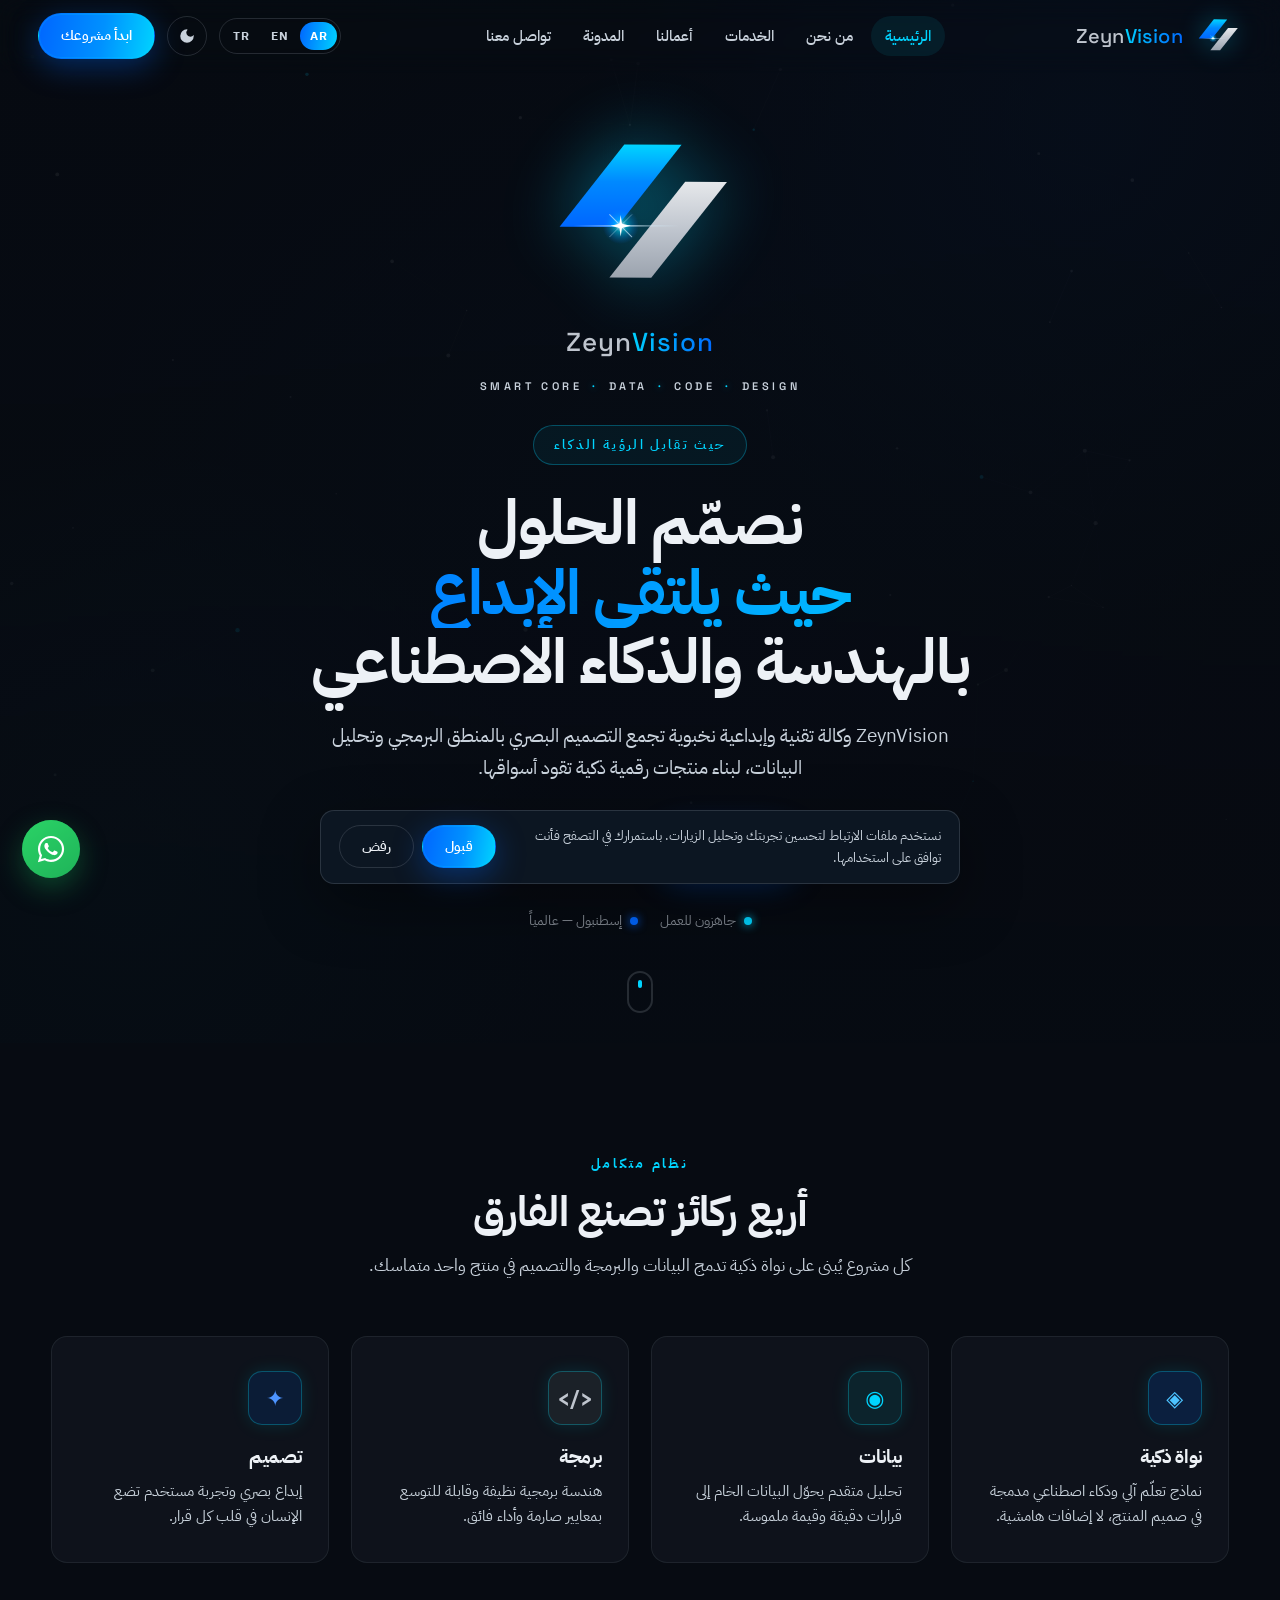
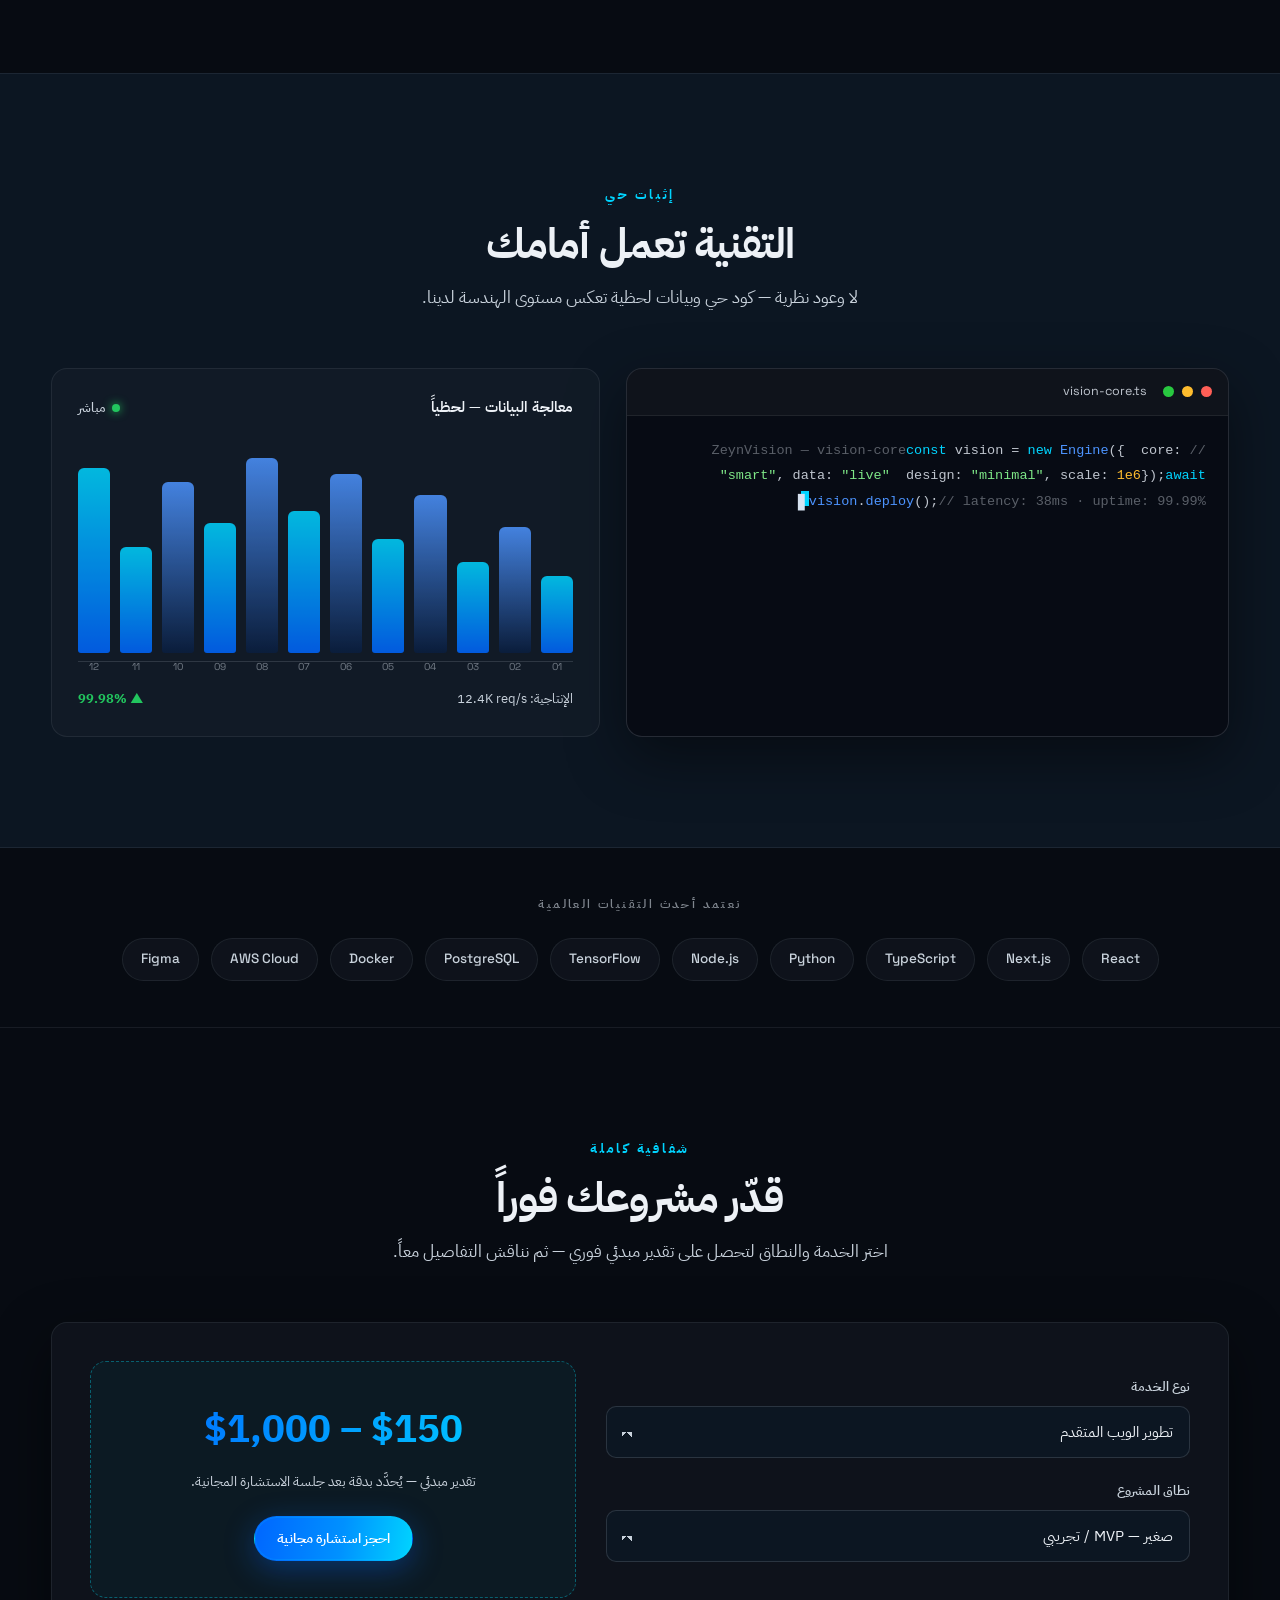
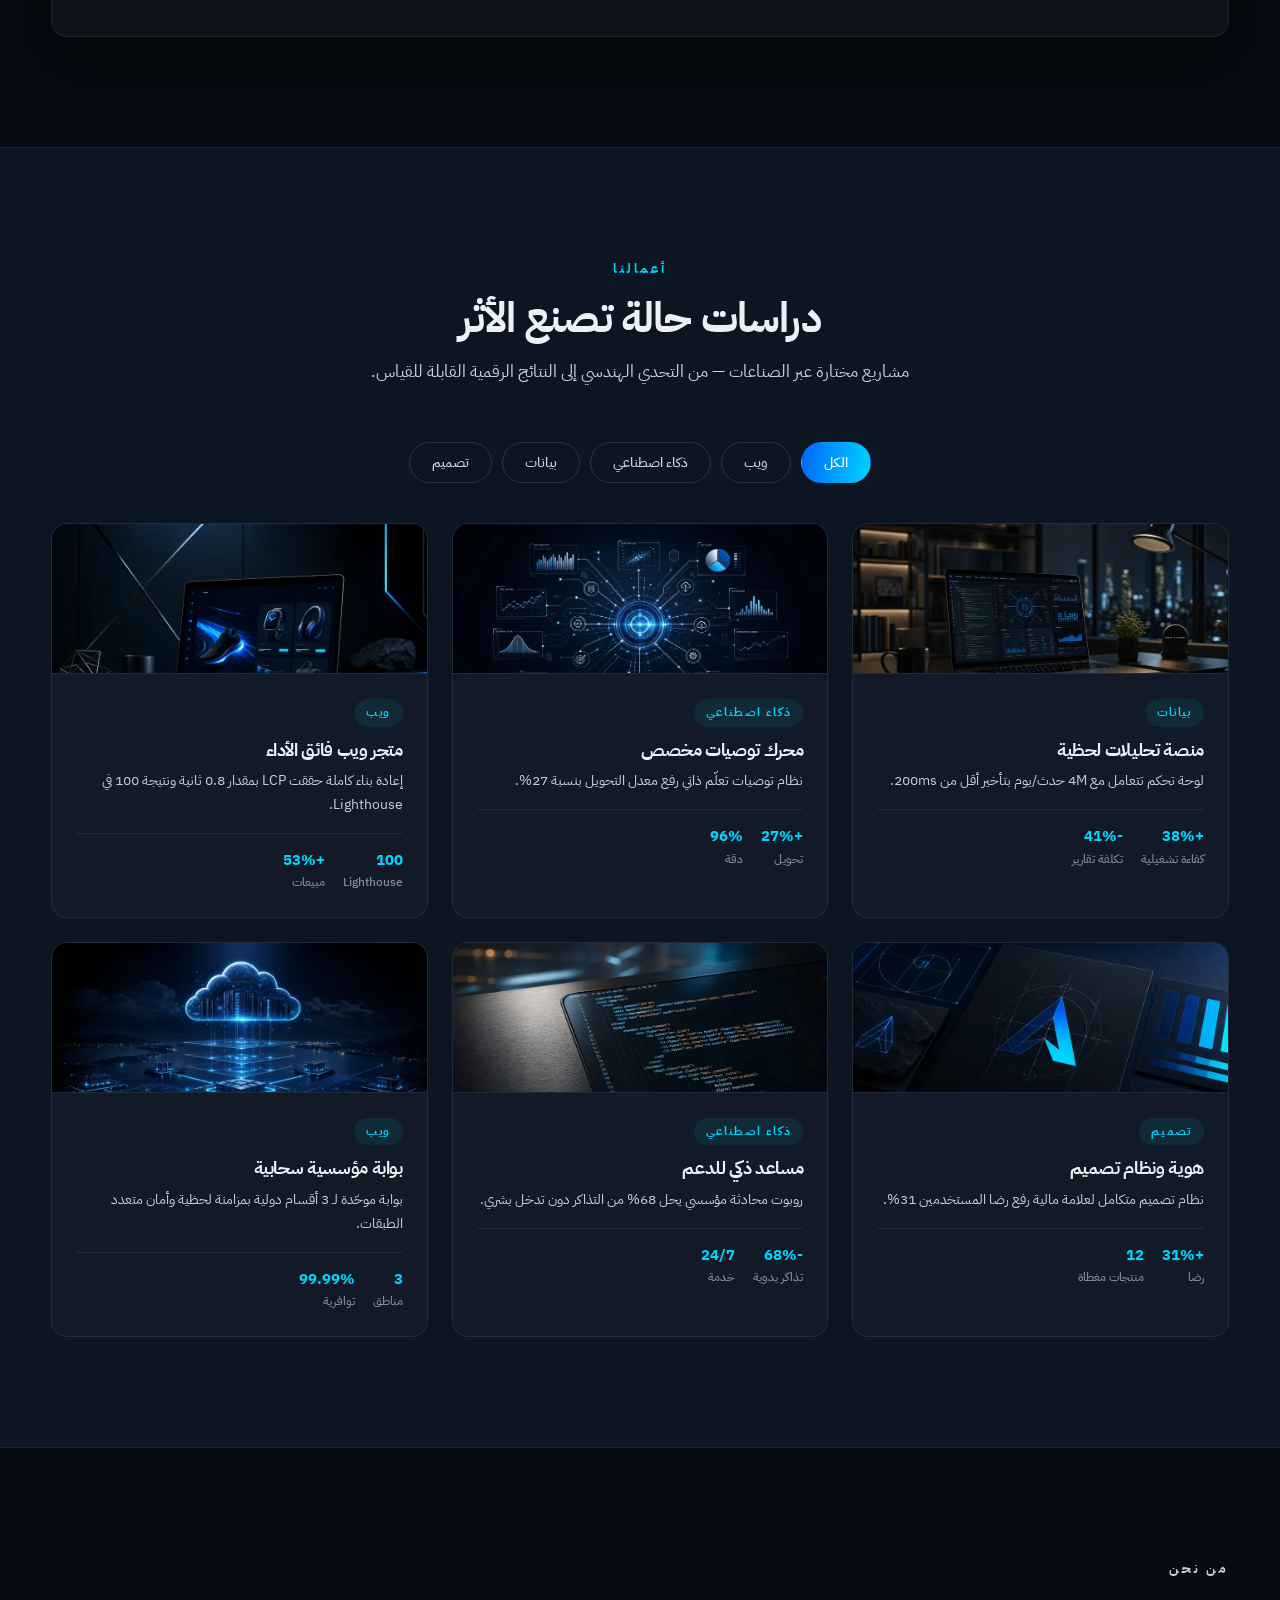
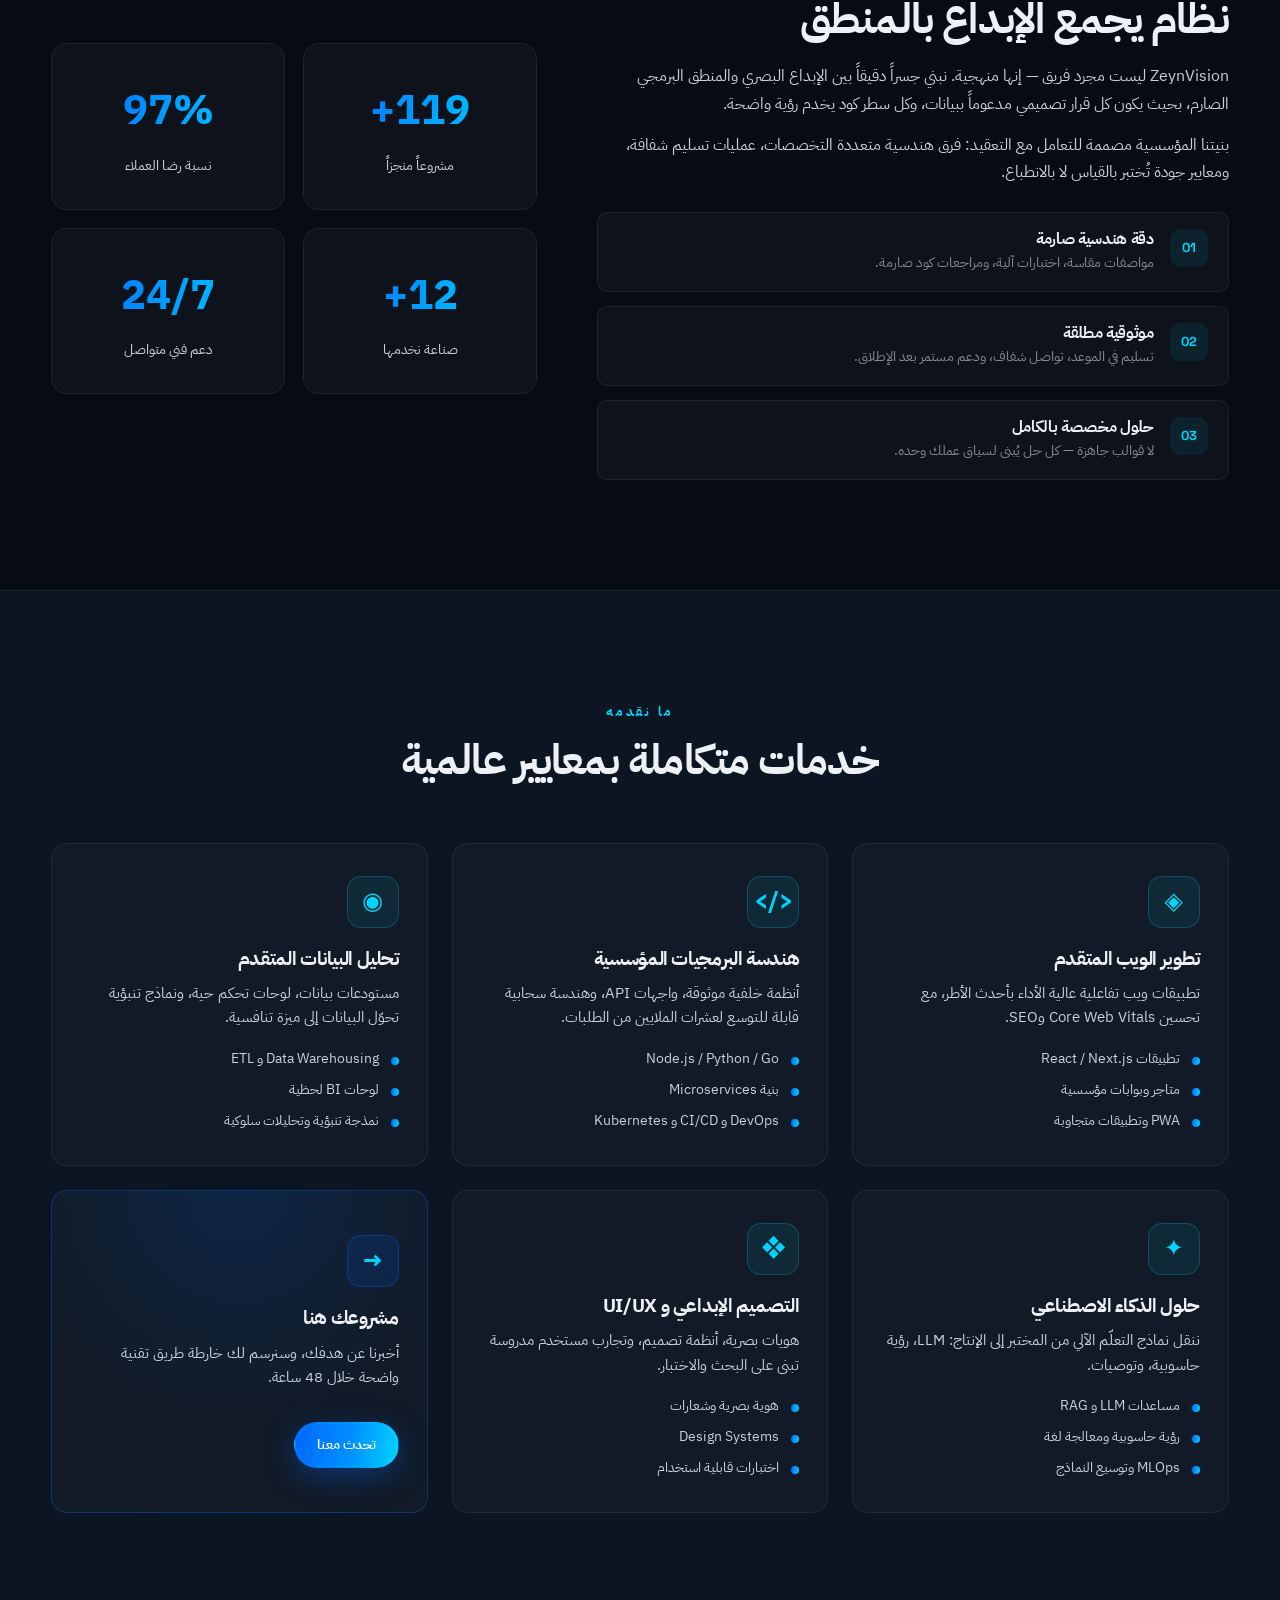
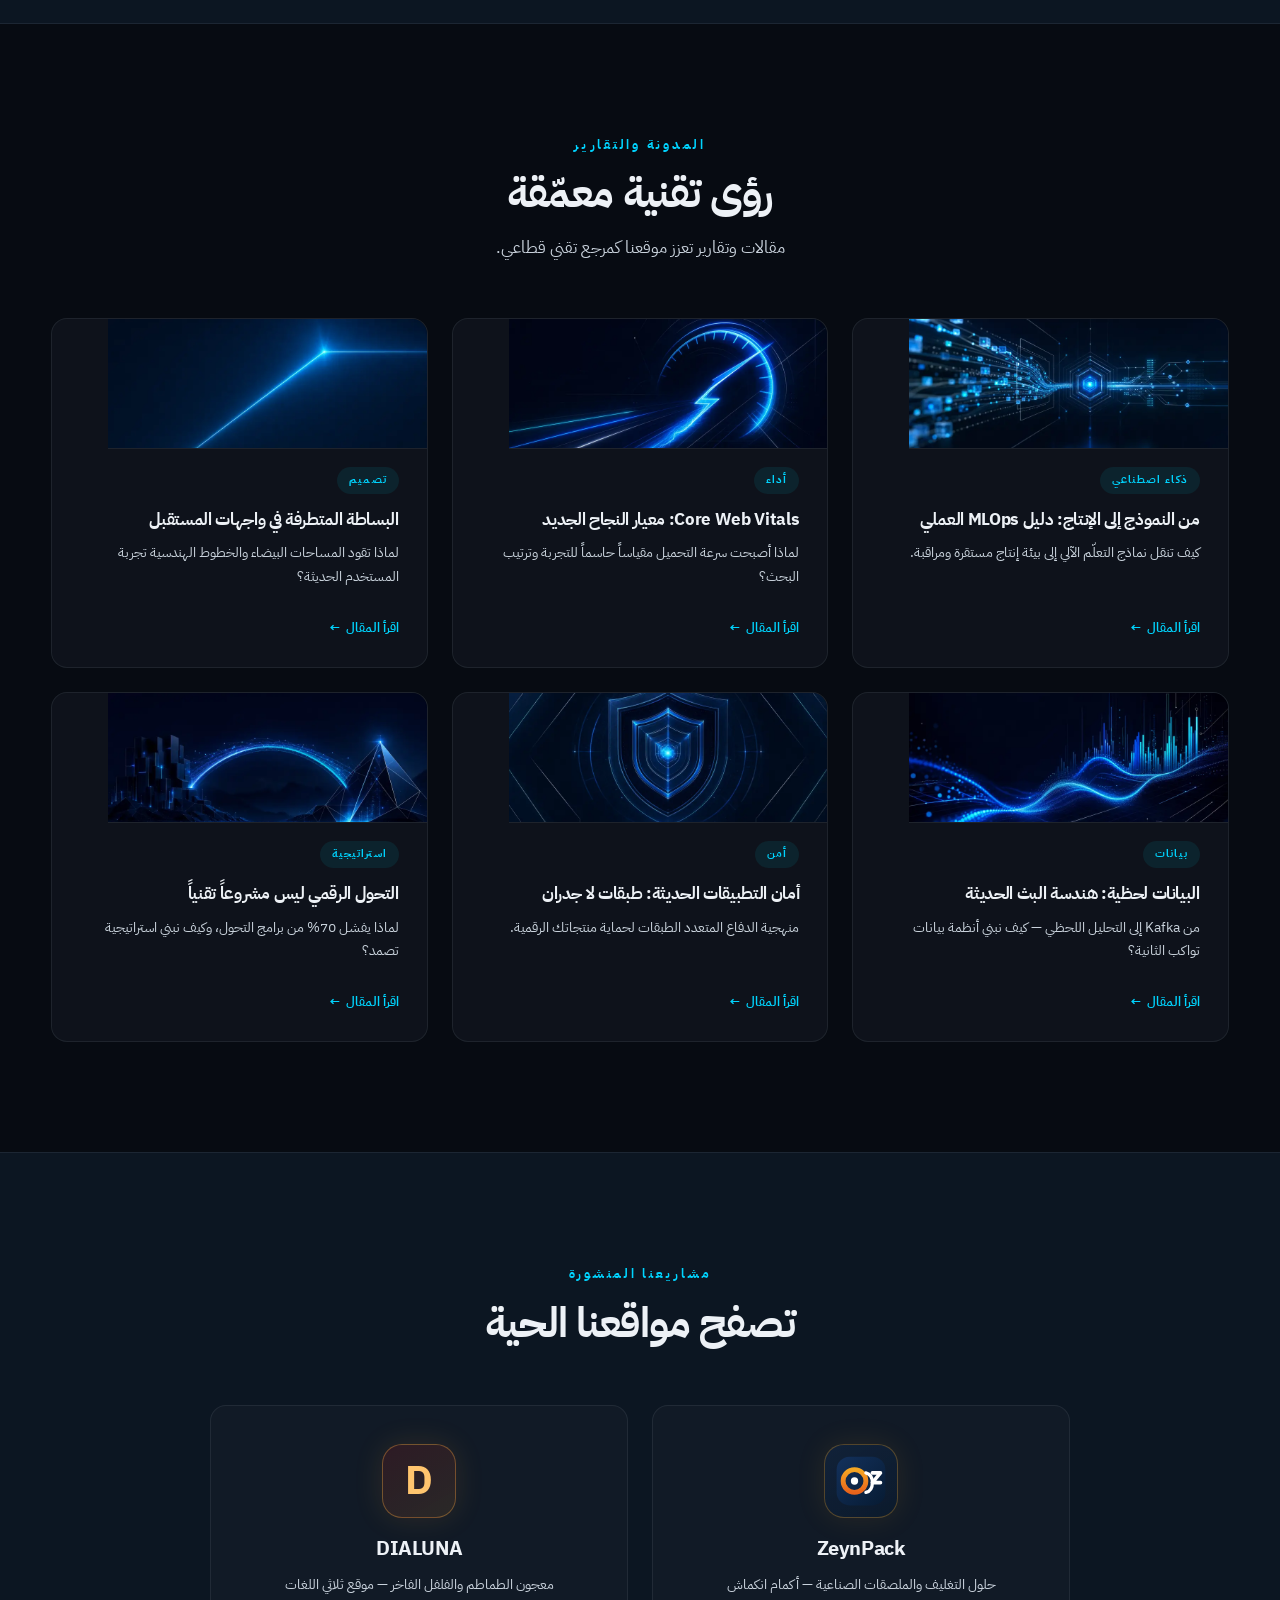
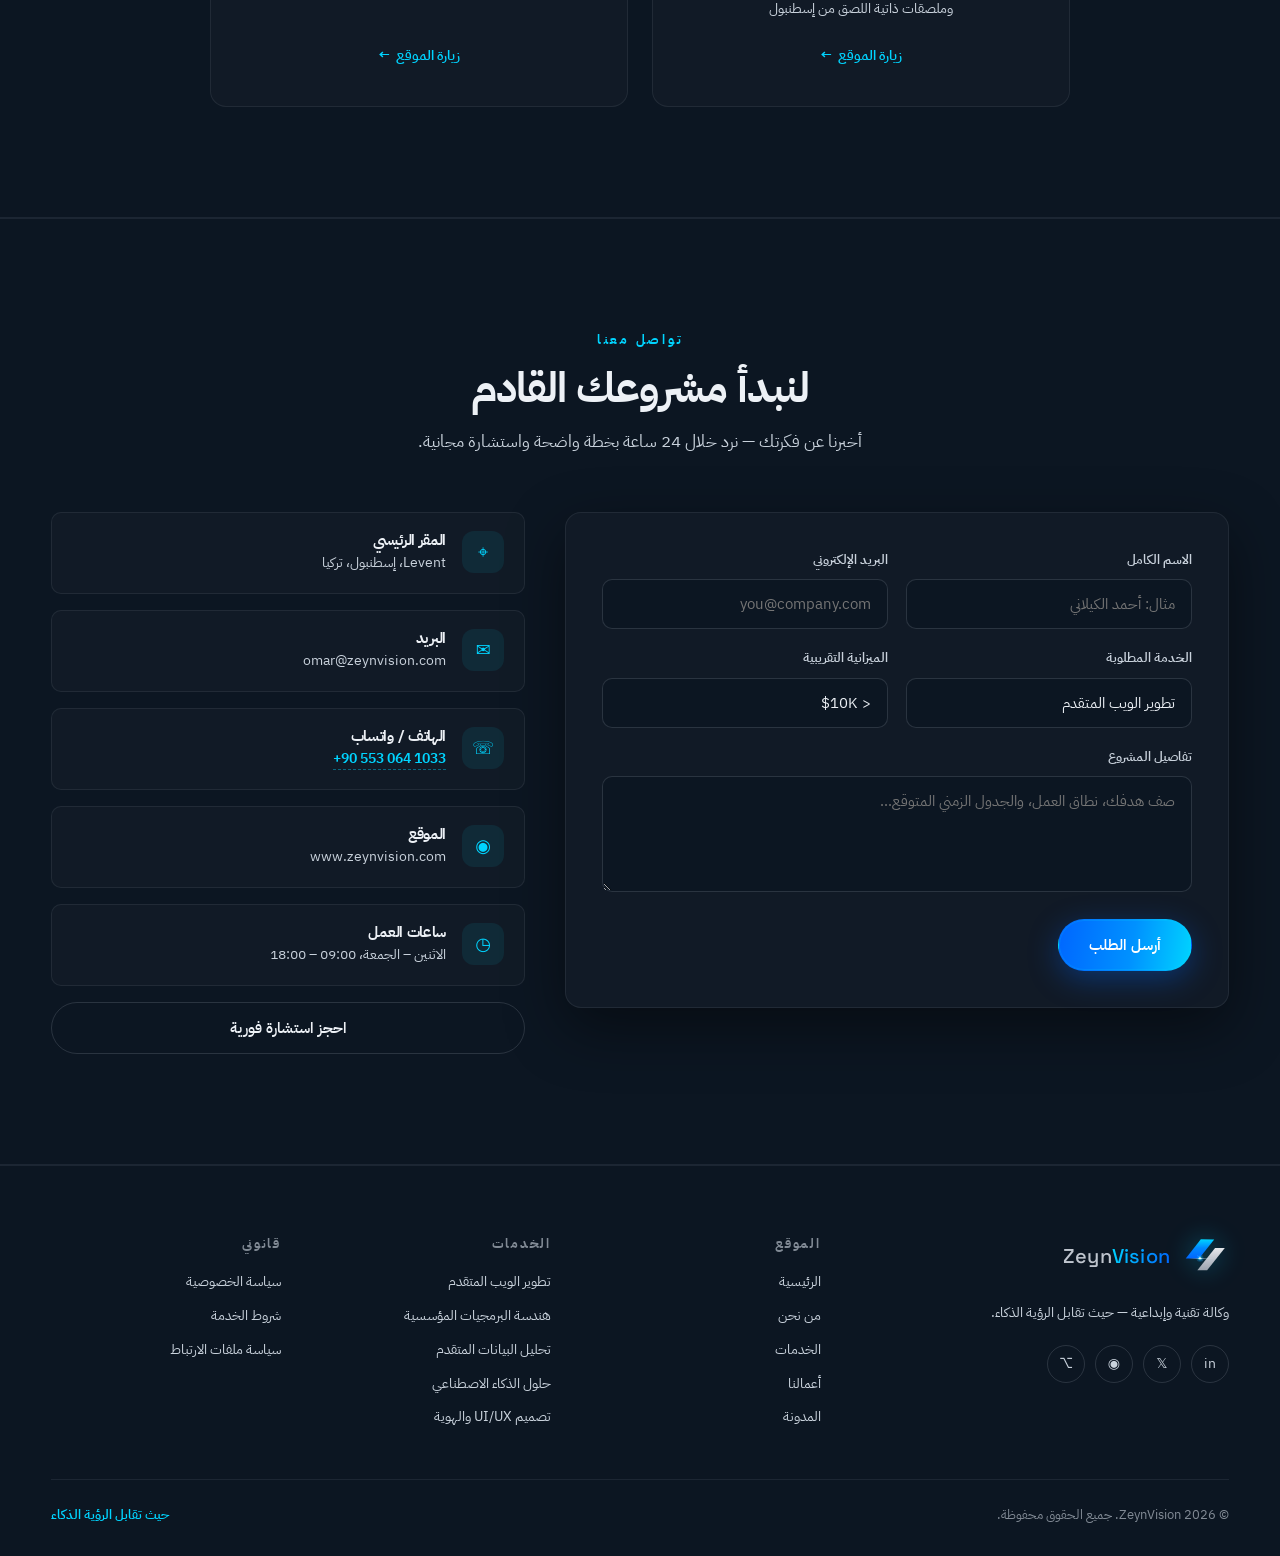
<file: index.html>
<!DOCTYPE html>
<html lang="ar" dir="rtl" data-theme="dark">
<head>
<meta charset="UTF-8">
<meta name="viewport" content="width=device-width, initial-scale=1.0">
<title>ZeynVision — حيث تقابل الرؤية الذكاء</title>
<meta name="description" content="ZeynVision — وكالة تقنية وإبداعية نخبوية: تصميم، هندسة برمجيات، بيانات، وذكاء اصطناعي. حيث تقابل الرؤية الذكاء.">
<meta property="og:title" content="ZeynVision — Where Vision Meets Intelligence">
<meta property="og:description" content="Elite creative-tech agency. Design, engineering, data & AI.">
<meta property="og:type" content="website">
<link rel="icon" type="image/svg+xml" href="logo.svg">
<link rel="preconnect" href="https://fonts.googleapis.com">
<link rel="preconnect" href="https://fonts.gstatic.com" crossorigin>
<link href="https://fonts.googleapis.com/css2?family=Inter:wght@300;400;500;600;700;800&family=IBM+Plex+Sans+Arabic:wght@300;400;500;600;700&family=Space+Grotesk:wght@300;400;500;600;700&display=swap" rel="stylesheet">
<link rel="stylesheet" href="css/styles.css?v=12">
</head>
<body>

<!-- ===== خلفية البيانات الحية ===== -->
<canvas id="bg-canvas" aria-hidden="true"></canvas>

<!-- ===== الهيدر ===== -->
<header class="nav" id="navbar">
  <div class="nav-inner">
    <a href="#home" class="brand" aria-label="ZeynVision">
      <img src="logo.svg" class="logo-mark" alt="ZeynVision logo">
      <span class="brand-name"><span class="bn-zeyn">Zeyn</span><span class="brand-accent">Vision</span></span>
    </a>

    <nav class="nav-links" id="nav-links" aria-label="Main navigation">
      <a href="#home" data-i18n="nav.home" class="nav-link active">الرئيسية</a>
      <a href="#about" data-i18n="nav.about" class="nav-link">من نحن</a>
      <a href="#services" data-i18n="nav.services" class="nav-link">الخدمات</a>
      <a href="#work" data-i18n="nav.work" class="nav-link">أعمالنا</a>
      <a href="#insights" data-i18n="nav.insights" class="nav-link">المدونة</a>
      <a href="#contact" data-i18n="nav.contact" class="nav-link">تواصل معنا</a>
    </nav>

    <div class="nav-actions">
      <div class="lang-switch" role="group" aria-label="Language">
        <button class="lang-btn active" data-lang="ar" aria-label="العربية">AR</button>
        <button class="lang-btn" data-lang="en" aria-label="English">EN</button>
        <button class="lang-btn" data-lang="tr" aria-label="Türkçe">TR</button>
      </div>
      <button class="theme-toggle" id="theme-toggle" aria-label="Toggle dark/light mode" title="الوضع الداكن / الفاتح">
        <svg class="icon-moon" viewBox="0 0 24 24" width="18" height="18"><path fill="currentColor" d="M12 3a9 9 0 1 0 9 9c0-.46-.04-.92-.1-1.36a5.39 5.39 0 0 1-4.4 2.26 5.4 5.4 0 0 1-3.8-9.2A9 9 0 0 0 12 3z"/></svg>
        <svg class="icon-sun" viewBox="0 0 24 24" width="18" height="18"><path fill="currentColor" d="M12 17a5 5 0 1 0 0-10 5 5 0 0 0 0 10zm0-15v2m0 16v2M4.2 4.2l1.4 1.4m12.8 12.8 1.4 1.4M2 12h2m16 0h2M4.2 19.8l1.4-1.4M18.4 5.6l1.4-1.4"/></svg>
      </button>
      <a href="#contact" class="btn btn-primary btn-sm nav-cta" data-i18n="nav.cta">ابدأ مشروعك</a>
      <button class="menu-toggle" id="menu-toggle" aria-label="Menu" aria-expanded="false">
        <span></span><span></span><span></span>
      </button>
    </div>
  </div>
</header>

<main>

<!-- ===== 1. الرئيسية — Hero ===== -->
<section class="hero" id="home">
  <div class="hero-inner">
    <div class="hero-glow" id="hero-glow" aria-hidden="true">
      <img src="logo.svg" alt="ZeynVision symbol" class="hero-logo-img">
    </div>
    <div class="hero-lockup">
      <span class="hl-word"><span class="bn-zeyn">Zeyn</span><span class="brand-accent">Vision</span></span>
      <span class="hl-tag" dir="ltr">SMART CORE <i>•</i> DATA <i>•</i> CODE <i>•</i> DESIGN</span>
    </div>
    <p class="hero-tag" data-i18n="hero.tag">حيث تقابل الرؤية الذكاء</p>
    <h1 class="hero-title">
      <span data-i18n="hero.t1">نصمّم الحلول</span>
      <span class="grad-text" data-i18n="hero.t2">حيث يلتقي الإبداع</span>
      <span data-i18n="hero.t3">بالهندسة والذكاء الاصطناعي</span>
    </h1>
    <p class="hero-sub" data-i18n="hero.sub">ZeynVision وكالة تقنية وإبداعية نخبوية تجمع التصميم البصري بالمنطق البرمجي وتحليل البيانات، لبناء منتجات رقمية ذكية تقود أسواقها.</p>
    <div class="hero-cta">
      <a href="#contact" class="btn btn-primary" data-i18n="hero.cta1">ابدأ مشروعك</a>
      <a href="#services" class="btn btn-ghost" data-i18n="hero.cta2">استكشف الحلول</a>
    </div>
    <div class="hero-meta">
      <span class="meta-chip"><i class="dot dot-cyan"></i><span data-i18n="hero.m1">جاهزون للعمل</span></span>
      <span class="meta-chip"><i class="dot dot-blue"></i><span data-i18n="hero.m2">إسطنبول — عالمياً</span></span>
    </div>
  </div>
  <a href="#pillars" class="scroll-hint" aria-label="Scroll down"><span></span></a>
</section>

<!-- ===== 2. الركائز الأربع ===== -->
<section class="section" id="pillars">
  <div class="container">
    <div class="sec-head reveal">
      <p class="sec-kicker" data-i18n="pillars.kicker">نظام متكامل</p>
      <h2 class="sec-title" data-i18n="pillars.title">أربع ركائز تصنع الفارق</h2>
      <p class="sec-sub" data-i18n="pillars.sub">كل مشروع يُبنى على نواة ذكية تدمج البيانات والبرمجة والتصميم في منتج واحد متماسك.</p>
    </div>
    <div class="pillars-grid">
      <article class="pillar-card reveal">
        <div class="pillar-ico ico-core">◈</div>
        <h3 data-i18n="pillars.p1.t">نواة ذكية</h3>
        <p data-i18n="pillars.p1.d">نماذج تعلّم آلي وذكاء اصطناعي مدمجة في صميم المنتج، لا إضافات هامشية.</p>
      </article>
      <article class="pillar-card reveal">
        <div class="pillar-ico ico-data">◉</div>
        <h3 data-i18n="pillars.p2.t">بيانات</h3>
        <p data-i18n="pillars.p2.d">تحليل متقدم يحوّل البيانات الخام إلى قرارات دقيقة وقيمة ملموسة.</p>
      </article>
      <article class="pillar-card reveal">
        <div class="pillar-ico ico-code">&lt;/&gt;</div>
        <h3 data-i18n="pillars.p3.t">برمجة</h3>
        <p data-i18n="pillars.p3.d">هندسة برمجية نظيفة وقابلة للتوسع بمعايير صارمة وأداء فائق.</p>
      </article>
      <article class="pillar-card reveal">
        <div class="pillar-ico ico-design">✦</div>
        <h3 data-i18n="pillars.p4.t">تصميم</h3>
        <p data-i18n="pillars.p4.d">إبداع بصري وتجربة مستخدم تضع الإنسان في قلب كل قرار.</p>
      </article>
    </div>
  </div>
</section>

<!-- ===== 3. العنصر التقني الحي ===== -->
<section class="section section-alt" id="live">
  <div class="container">
    <div class="sec-head reveal">
      <p class="sec-kicker" data-i18n="live.kicker">إثبات حي</p>
      <h2 class="sec-title" data-i18n="live.title">التقنية تعمل أمامك</h2>
      <p class="sec-sub" data-i18n="live.sub">لا وعود نظرية — كود حي وبيانات لحظية تعكس مستوى الهندسة لدينا.</p>
    </div>
    <div class="live-grid">
      <div class="terminal reveal" id="terminal" role="img" aria-label="Live code demo">
        <div class="terminal-bar">
          <span class="t-dot r"></span><span class="t-dot y"></span><span class="t-dot g"></span>
          <span class="t-title">vision-core.ts</span>
        </div>
        <pre class="terminal-body" id="terminal-body"><code></code><span class="cursor">▋</span></pre>
      </div>
      <div class="chart-card reveal">
        <div class="chart-head">
          <span data-i18n="live.chart">معالجة البيانات — لحظياً</span>
          <span class="live-badge"><i class="dot dot-green"></i><span data-i18n="live.live">مباشر</span></span>
        </div>
        <div class="chart" id="live-chart" aria-hidden="true">
          <div class="bar" style="--h:38%"><span>01</span></div>
          <div class="bar" style="--h:62%"><span>02</span></div>
          <div class="bar" style="--h:45%"><span>03</span></div>
          <div class="bar" style="--h:78%"><span>04</span></div>
          <div class="bar" style="--h:56%"><span>05</span></div>
          <div class="bar" style="--h:88%"><span>06</span></div>
          <div class="bar" style="--h:70%"><span>07</span></div>
          <div class="bar" style="--h:96%"><span>08</span></div>
          <div class="bar" style="--h:64%"><span>09</span></div>
          <div class="bar" style="--h:84%"><span>10</span></div>
          <div class="bar" style="--h:52%"><span>11</span></div>
          <div class="bar" style="--h:91%"><span>12</span></div>
        </div>
        <div class="chart-foot">
          <span data-i18n="live.throughput">الإنتاجية: 12.4K req/s</span>
          <span class="chart-trend">▲ 99.98%</span>
        </div>
      </div>
    </div>
  </div>
</section>

<!-- ===== 4. شريط التقنيات ===== -->
<section class="stack-band" id="stack">
  <div class="container">
    <p class="stack-label reveal" data-i18n="stack.label">نعتمد أحدث التقنيات العالمية</p>
    <div class="stack-row reveal" id="stack-row">
      <span class="stack-item">React</span>
      <span class="stack-item">Next.js</span>
      <span class="stack-item">TypeScript</span>
      <span class="stack-item">Python</span>
      <span class="stack-item">Node.js</span>
      <span class="stack-item">TensorFlow</span>
      <span class="stack-item">PostgreSQL</span>
      <span class="stack-item">Docker</span>
      <span class="stack-item">AWS Cloud</span>
      <span class="stack-item">Figma</span>
    </div>
  </div>
</section>

<!-- ===== 5. تقدير المشروع التفاعلي ===== -->
<section class="section" id="estimator">
  <div class="container">
    <div class="sec-head reveal">
      <p class="sec-kicker" data-i18n="est.kicker">شفافية كاملة</p>
      <h2 class="sec-title" data-i18n="est.title">قدّر مشروعك فوراً</h2>
      <p class="sec-sub" data-i18n="est.sub">اختر الخدمة والنطاق لتحصل على تقدير مبدئي فوري — ثم نناقش التفاصيل معاً.</p>
    </div>
    <div class="estimator reveal" id="estimator">
      <div class="est-col">
        <label class="est-label" for="est-service" data-i18n="est.service">نوع الخدمة</label>
        <select id="est-service" class="est-select">
          <option value="web" data-i18n="est.s.web">تطوير الويب المتقدم</option>
          <option value="software" data-i18n="est.s.software">هندسة البرمجيات المؤسسية</option>
          <option value="data" data-i18n="est.s.data">تحليل البيانات المتقدم</option>
          <option value="ai" data-i18n="est.s.ai">حلول الذكاء الاصطناعي</option>
          <option value="design" data-i18n="est.s.design">تصميم UI/UX والهوية</option>
        </select>
        <label class="est-label" for="est-scope" data-i18n="est.scope">نطاق المشروع</label>
        <select id="est-scope" class="est-select">
          <option value="small" data-i18n="est.o.small">صغير — MVP / تجريبي</option>
          <option value="medium" data-i18n="est.o.medium">متوسط — منتج متكامل</option>
          <option value="large" data-i18n="est.o.large">كبير — منصة مؤسسية</option>
        </select>
      </div>
      <div class="est-result" id="est-result">
        <p class="est-range" id="est-range">$8,000 – $25,000</p>
        <p class="est-note" id="est-note" data-i18n="est.note">تقدير مبدئي — يُحدَّد بدقة بعد جلسة الاستشارة المجانية.</p>
        <a href="#contact" class="btn btn-primary btn-sm" data-i18n="est.cta">احجز استشارة مجانية</a>
      </div>
    </div>
  </div>
</section>

<!-- ===== 6. الأعمال ودراسات الحالة ===== -->
<section class="section section-alt" id="work">
  <div class="container">
    <div class="sec-head reveal">
      <p class="sec-kicker" data-i18n="work.kicker">أعمالنا</p>
      <h2 class="sec-title" data-i18n="work.title">دراسات حالة تصنع الأثر</h2>
      <p class="sec-sub" data-i18n="work.sub">مشاريع مختارة عبر الصناعات — من التحدي الهندسي إلى النتائج الرقمية القابلة للقياس.</p>
    </div>
    <div class="filters reveal" id="work-filters">
      <button class="filter-btn active" data-filter="all" data-i18n="work.f.all">الكل</button>
      <button class="filter-btn" data-filter="web" data-i18n="work.f.web">ويب</button>
      <button class="filter-btn" data-filter="ai" data-i18n="work.f.ai">ذكاء اصطناعي</button>
      <button class="filter-btn" data-filter="data" data-i18n="work.f.data">بيانات</button>
      <button class="filter-btn" data-filter="design" data-i18n="work.f.design">تصميم</button>
    </div>
    <div class="work-grid" id="work-grid">
      <article class="work-card reveal" data-cat="data">
        <div class="work-visual v-data"><img src="img/case-analytics.webp" alt="منصة تحليلات لحظية — لوحة تحكم داكنة" loading="lazy"></div>
        <div class="work-body">
          <span class="work-cat" data-i18n="work.f.data">بيانات</span>
          <h3 data-i18n="work.p1.t">منصة تحليلات لحظية</h3>
          <p data-i18n="work.p1.d">لوحة تحكم تتعامل مع 4M حدث/يوم بتأخير أقل من 200ms.</p>
          <div class="work-metrics"><span>+38% <em data-i18n="work.m.kpi">كفاءة تشغيلية</em></span><span>-41% <em data-i18n="work.m.cost">تكلفة تقارير</em></span></div>
        </div>
      </article>
      <article class="work-card reveal" data-cat="ai">
        <div class="work-visual v-ai"><img src="img/case-recommendations.webp" alt="محرك توصيات مخصص — تصور بيانات ذكاء اصطناعي" loading="lazy"></div>
        <div class="work-body">
          <span class="work-cat" data-i18n="work.f.ai">ذكاء اصطناعي</span>
          <h3 data-i18n="work.p2.t">محرك توصيات مخصص</h3>
          <p data-i18n="work.p2.d">نظام توصيات تعلّم ذاتي رفع معدل التحويل بنسبة 27%.</p>
          <div class="work-metrics"><span>+27% <em data-i18n="work.m.conv">تحويل</em></span><span>96% <em data-i18n="work.m.acc">دقة</em></span></div>
        </div>
      </article>
      <article class="work-card reveal" data-cat="web">
        <div class="work-visual v-web"><img src="img/case-store.webp" alt="متجر ويب فائق الأداء — واجهة داكنة أنيقة" loading="lazy"></div>
        <div class="work-body">
          <span class="work-cat" data-i18n="work.f.web">ويب</span>
          <h3 data-i18n="work.p3.t">متجر ويب فائق الأداء</h3>
          <p data-i18n="work.p3.d">إعادة بناء كاملة حققت LCP بمقدار 0.8 ثانية ونتيجة 100 في Lighthouse.</p>
          <div class="work-metrics"><span>100 <em data-i18n="work.m.lh">Lighthouse</em></span><span>+53% <em data-i18n="work.m.sales">مبيعات</em></span></div>
        </div>
      </article>
      <article class="work-card reveal" data-cat="design">
        <div class="work-visual v-design"><img src="img/case-design.webp" alt="هوية ونظام تصميم — شبكة بنائية وهوية بصرية" loading="lazy"></div>
        <div class="work-body">
          <span class="work-cat" data-i18n="work.f.design">تصميم</span>
          <h3 data-i18n="work.p4.t">هوية ونظام تصميم</h3>
          <p data-i18n="work.p4.d">نظام تصميم متكامل لعلامة مالية رفع رضا المستخدمين 31%.</p>
          <div class="work-metrics"><span>+31% <em data-i18n="work.m.sat">رضا</em></span><span>12 <em data-i18n="work.m.prod">منتجات مغطاة</em></span></div>
        </div>
      </article>
      <article class="work-card reveal" data-cat="ai">
        <div class="work-visual v-ai"><img src="img/case-assistant.webp" alt="مساعد ذكي للدعم — كود برمجي" loading="lazy"></div>
        <div class="work-body">
          <span class="work-cat" data-i18n="work.f.ai">ذكاء اصطناعي</span>
          <h3 data-i18n="work.p5.t">مساعد ذكي للدعم</h3>
          <p data-i18n="work.p5.d">روبوت محادثة مؤسسي يحل 68% من التذاكر دون تدخل بشري.</p>
          <div class="work-metrics"><span>-68% <em data-i18n="work.m.tix">تذاكر يدوية</em></span><span>24/7 <em data-i18n="work.m.svc">خدمة</em></span></div>
        </div>
      </article>
      <article class="work-card reveal" data-cat="web">
        <div class="work-visual v-web"><img src="img/case-cloud.webp" alt="بوابة مؤسسية سحابية — بنية سحابية متصلة" loading="lazy"></div>
        <div class="work-body">
          <span class="work-cat" data-i18n="work.f.web">ويب</span>
          <h3 data-i18n="work.p6.t">بوابة مؤسسية سحابية</h3>
          <p data-i18n="work.p6.d">بوابة موحّدة لـ 3 أقسام دولية بمزامنة لحظية وأمان متعدد الطبقات.</p>
          <div class="work-metrics"><span>3 <em data-i18n="work.m.reg">مناطق</em></span><span>99.99% <em data-i18n="work.m.uptime">توافرية</em></span></div>
        </div>
      </article>
    </div>
  </div>
</section>

<!-- ===== 7. من نحن ===== -->
<section class="section" id="about">
  <div class="container">
    <div class="about-grid">
      <div class="about-copy reveal">
        <p class="sec-kicker" data-i18n="about.kicker">من نحن</p>
        <h2 class="sec-title" data-i18n="about.title">نظام يجمع الإبداع بالمنطق</h2>
        <p data-i18n="about.p1">ZeynVision ليست مجرد فريق — إنها منهجية. نبني جسراً دقيقاً بين الإبداع البصري والمنطق البرمجي الصارم، بحيث يكون كل قرار تصميمي مدعوماً ببيانات، وكل سطر كود يخدم رؤية واضحة.</p>
        <p data-i18n="about.p2">بنيتنا المؤسسية مصممة للتعامل مع التعقيد: فرق هندسية متعددة التخصصات، عمليات تسليم شفافة، ومعايير جودة تُختبر بالقياس لا بالانطباع.</p>
        <div class="values">
          <div class="value-item reveal"><span class="v-num">01</span><div><h4 data-i18n="about.v1.t">دقة هندسية صارمة</h4><p data-i18n="about.v1.d">مواصفات مقاسة، اختبارات آلية، ومراجعات كود صارمة.</p></div></div>
          <div class="value-item reveal"><span class="v-num">02</span><div><h4 data-i18n="about.v2.t">موثوقية مطلقة</h4><p data-i18n="about.v2.d">تسليم في الموعد، تواصل شفاف، ودعم مستمر بعد الإطلاق.</p></div></div>
          <div class="value-item reveal"><span class="v-num">03</span><div><h4 data-i18n="about.v3.t">حلول مخصصة بالكامل</h4><p data-i18n="about.v3.d">لا قوالب جاهزة — كل حل يُبنى لسياق عملك وحده.</p></div></div>
        </div>
      </div>
      <div class="stats reveal" id="stats">
        <div class="stat"><span class="stat-num" data-count="120" data-suffix="+">0</span><span class="stat-label" data-i18n="about.s1">مشروعاً منجزاً</span></div>
        <div class="stat"><span class="stat-num" data-count="98" data-suffix="%">0</span><span class="stat-label" data-i18n="about.s2">نسبة رضا العملاء</span></div>
        <div class="stat"><span class="stat-num" data-count="12" data-suffix="+">0</span><span class="stat-label" data-i18n="about.s3">صناعة نخدمها</span></div>
        <div class="stat"><span class="stat-num" data-count="24" data-suffix="/7">0</span><span class="stat-label" data-i18n="about.s4">دعم فني متواصل</span></div>
      </div>
    </div>
  </div>
</section>

<!-- ===== 8. الخدمات ===== -->
<section class="section section-alt" id="services">
  <div class="container">
    <div class="sec-head reveal">
      <p class="sec-kicker" data-i18n="services.kicker">ما نقدمه</p>
      <h2 class="sec-title" data-i18n="services.title">خدمات متكاملة بمعايير عالمية</h2>
    </div>
    <div class="services-grid">
      <article class="service-card reveal">
        <span class="svc-ico">◈</span>
        <h3 data-i18n="services.s1.t">تطوير الويب المتقدم</h3>
        <p data-i18n="services.s1.d">تطبيقات ويب تفاعلية عالية الأداء بأحدث الأطر، مع تحسين Core Web Vitals وSEO.</p>
        <ul class="svc-list">
          <li data-i18n="services.s1.l1">تطبيقات React / Next.js</li>
          <li data-i18n="services.s1.l2">متاجر وبوابات مؤسسية</li>
          <li data-i18n="services.s1.l3">PWA وتطبيقات متجاوبة</li>
        </ul>
      </article>
      <article class="service-card reveal">
        <span class="svc-ico">&lt;/&gt;</span>
        <h3 data-i18n="services.s2.t">هندسة البرمجيات المؤسسية</h3>
        <p data-i18n="services.s2.d">أنظمة خلفية موثوقة، واجهات API، وهندسة سحابية قابلة للتوسع لعشرات الملايين من الطلبات.</p>
        <ul class="svc-list">
          <li data-i18n="services.s2.l1">Node.js / Python / Go</li>
          <li data-i18n="services.s2.l2">بنية Microservices</li>
          <li data-i18n="services.s2.l3">DevOps و CI/CD و Kubernetes</li>
        </ul>
      </article>
      <article class="service-card reveal">
        <span class="svc-ico">◉</span>
        <h3 data-i18n="services.s3.t">تحليل البيانات المتقدم</h3>
        <p data-i18n="services.s3.d">مستودعات بيانات، لوحات تحكم حية، ونماذج تنبؤية تحوّل البيانات إلى ميزة تنافسية.</p>
        <ul class="svc-list">
          <li data-i18n="services.s3.l1">Data Warehousing و ETL</li>
          <li data-i18n="services.s3.l2">لوحات BI لحظية</li>
          <li data-i18n="services.s3.l3">نمذجة تنبؤية وتحليلات سلوكية</li>
        </ul>
      </article>
      <article class="service-card reveal">
        <span class="svc-ico">✦</span>
        <h3 data-i18n="services.s4.t">حلول الذكاء الاصطناعي</h3>
        <p data-i18n="services.s4.d">ننقل نماذج التعلّم الآلي من المختبر إلى الإنتاج: LLM، رؤية حاسوبية، وتوصيات.</p>
        <ul class="svc-list">
          <li data-i18n="services.s4.l1">مساعدات LLM و RAG</li>
          <li data-i18n="services.s4.l2">رؤية حاسوبية ومعالجة لغة</li>
          <li data-i18n="services.s4.l3">MLOps وتوسيع النماذج</li>
        </ul>
      </article>
      <article class="service-card reveal">
        <span class="svc-ico">❖</span>
        <h3 data-i18n="services.s5.t">التصميم الإبداعي و UI/UX</h3>
        <p data-i18n="services.s5.d">هويات بصرية، أنظمة تصميم، وتجارب مستخدم مدروسة تبنى على البحث والاختبار.</p>
        <ul class="svc-list">
          <li data-i18n="services.s5.l1">هوية بصرية وشعارات</li>
          <li data-i18n="services.s5.l2">Design Systems</li>
          <li data-i18n="services.s5.l3">اختبارات قابلية استخدام</li>
        </ul>
      </article>
      <article class="service-card service-card-cta reveal">
        <span class="svc-ico">→</span>
        <h3 data-i18n="services.s6.t">مشروعك هنا</h3>
        <p data-i18n="services.s6.d">أخبرنا عن هدفك، وسنرسم لك خارطة طريق تقنية واضحة خلال 48 ساعة.</p>
        <a href="#contact" class="btn btn-primary btn-sm" data-i18n="services.s6.cta">تحدث معنا</a>
      </article>
    </div>
  </div>
</section>

<!-- ===== 9. المدونة والتقارير ===== -->
<section class="section" id="insights">
  <div class="container">
    <div class="sec-head reveal">
      <p class="sec-kicker" data-i18n="insights.kicker">المدونة والتقارير</p>
      <h2 class="sec-title" data-i18n="insights.title">رؤى تقنية معمّقة</h2>
      <p class="sec-sub" data-i18n="insights.sub">مقالات وتقارير تعزز موقعنا كمرجع تقني قطاعي.</p>
    </div>
    <div class="insights-grid">
      <article class="insight-card reveal clickable" data-article="mlops" id="insight-mlops">
        <img class="ins-cover" src="img/blog-mlops.webp" alt="MLOps دليل" loading="lazy">
        <span class="ins-cat" data-i18n="insights.c1">ذكاء اصطناعي</span>
        <h3 data-i18n="insights.i1.t">من النموذج إلى الإنتاج: دليل MLOps العملي</h3>
        <p data-i18n="insights.i1.d">كيف تنقل نماذج التعلّم الآلي إلى بيئة إنتاج مستقرة ومراقبة.</p>
        <span class="ins-read" data-i18n="insights.read">اقرأ المقال</span>
      </article>
      <article class="insight-card reveal clickable" data-article="cwv" id="insight-cwv">
        <img class="ins-cover" src="img/blog-cwv.webp" alt="Core Web Vitals" loading="lazy">
        <span class="ins-cat" data-i18n="insights.c2">أداء</span>
        <h3 data-i18n="insights.i2.t">Core Web Vitals: معيار النجاح الجديد</h3>
        <p data-i18n="insights.i2.d">لماذا أصبحت سرعة التحميل مقياساً حاسماً للتجربة وترتيب البحث؟</p>
        <span class="ins-read" data-i18n="insights.read">اقرأ المقال</span>
      </article>
      <article class="insight-card reveal clickable" data-article="minimalism">
        <img class="ins-cover" src="img/blog-minimalism.webp" alt="البساطة المتطرفة" loading="lazy">
        <span class="ins-cat" data-i18n="insights.c3">تصميم</span>
        <h3 data-i18n="insights.i3.t">البساطة المتطرفة في واجهات المستقبل</h3>
        <p data-i18n="insights.i3.d">لماذا تقود المساحات البيضاء والخطوط الهندسية تجربة المستخدم الحديثة؟</p>
        <span class="ins-read" data-i18n="insights.read">اقرأ المقال</span>
      </article>
      <article class="insight-card reveal clickable" data-article="streaming">
        <img class="ins-cover" src="img/blog-streaming.webp" alt="البيانات اللحظية" loading="lazy">
        <span class="ins-cat" data-i18n="insights.c4">بيانات</span>
        <h3 data-i18n="insights.i4.t">البيانات لحظية: هندسة البث الحديثة</h3>
        <p data-i18n="insights.i4.d">من Kafka إلى التحليل اللحظي — كيف نبني أنظمة بيانات تواكب الثانية؟</p>
        <span class="ins-read" data-i18n="insights.read">اقرأ المقال</span>
      </article>
      <article class="insight-card reveal clickable" data-article="security">
        <img class="ins-cover" src="img/blog-security.webp" alt="أمان التطبيقات" loading="lazy">
        <span class="ins-cat" data-i18n="insights.c5">أمن</span>
        <h3 data-i18n="insights.i5.t">أمان التطبيقات الحديثة: طبقات لا جدران</h3>
        <p data-i18n="insights.i5.d">منهجية الدفاع المتعدد الطبقات لحماية منتجاتك الرقمية.</p>
        <span class="ins-read" data-i18n="insights.read">اقرأ المقال</span>
      </article>
      <article class="insight-card reveal clickable" data-article="transformation">
        <img class="ins-cover" src="img/blog-transformation.webp" alt="التحول الرقمي" loading="lazy">
        <span class="ins-cat" data-i18n="insights.c6">استراتيجية</span>
        <h3 data-i18n="insights.i6.t">التحول الرقمي ليس مشروعاً تقنياً</h3>
        <p data-i18n="insights.i6.d">لماذا يفشل 70% من برامج التحول، وكيف نبني استراتيجية تصمد؟</p>
        <span class="ins-read" data-i18n="insights.read">اقرأ المقال</span>
      </article>
    </div>
  </div>
</section>

<!-- ===== مواقعنا المنشورة ===== -->
<section class="section section-alt" id="sites">
  <div class="container">
    <div class="sec-head reveal">
      <p class="sec-kicker" data-i18n="sites.kicker">مشاريعنا المنشورة</p>
      <h2 class="sec-title" data-i18n="sites.title">تصفح مواقعنا الحية</h2>
    </div>
    <div class="sites-grid">
      <a class="site-card reveal" href="https://exportserif-cpu.github.io/ZeynPack/" target="_blank" rel="noopener noreferrer">
        <div class="site-logo site-logo-zeynp">
          <svg viewBox="0 0 64 64" aria-hidden="true">
            <defs>
              <linearGradient id="zp-bg" x1="0" y1="0" x2="1" y2="1">
                <stop offset="0" stop-color="#13315c"/>
                <stop offset="1" stop-color="#071b33"/>
              </linearGradient>
              <linearGradient id="zp-roll" x1="0" y1="0" x2="0" y2="1">
                <stop offset="0" stop-color="#f5a623"/>
                <stop offset="1" stop-color="#e8631b"/>
              </linearGradient>
            </defs>
            <rect x="2" y="2" width="60" height="60" rx="16" fill="url(#zp-bg)"/>
            <circle cx="24" cy="32" r="14" fill="none" stroke="url(#zp-roll)" stroke-width="6"/>
            <circle cx="24" cy="32" r="4.5" fill="#fff"/>
            <path d="M38 22 Q46 24 46 34 Q46 44 38 46" fill="none" stroke="#fff" stroke-width="4" stroke-linecap="round"/>
            <path d="M46 22 L56 22 L46 34 L56 34" fill="none" stroke="#fff" stroke-width="4.4" stroke-linecap="round" stroke-linejoin="round"/>
          </svg>
        </div>
        <h3 data-i18n="sites.zeynpT">ZeynPack</h3>
        <p data-i18n="sites.zeynpD">حلول التغليف والملصقات الصناعية — أكمام انكماش وملصقات ذاتية اللصق من إسطنبول</p>
        <span class="site-visit" data-i18n="sites.visit">زيارة الموقع</span>
      </a>
      <a class="site-card reveal" href="https://exportserif-cpu.github.io/dialuna-website/" target="_blank" rel="noopener noreferrer">
        <div class="site-logo site-logo-dialuna">D</div>
        <h3 data-i18n="sites.dialunaT">DIALUNA</h3>
        <p data-i18n="sites.dialunaD">معجون الطماطم والفلفل الفاخر — موقع ثلاثي اللغات</p>
        <span class="site-visit" data-i18n="sites.visit">زيارة الموقع</span>
      </a>
    </div>
  </div>
</section>

<!-- ===== 10. تواصل معنا ===== -->
<section class="section section-alt" id="contact">
  <div class="container">
    <div class="sec-head reveal">
      <p class="sec-kicker" data-i18n="contact.kicker">تواصل معنا</p>
      <h2 class="sec-title" data-i18n="contact.title">لنبدأ مشروعك القادم</h2>
      <p class="sec-sub" data-i18n="contact.sub">أخبرنا عن فكرتك — نرد خلال 24 ساعة بخطة واضحة واستشارة مجانية.</p>
    </div>
    <div class="contact-grid">
      <form class="contact-form reveal" id="contact-form" novalidate>
        <div class="f-row">
          <div class="f-field">
            <label for="c-name" data-i18n="contact.f.name">الاسم الكامل</label>
            <input type="text" id="c-name" name="name" required data-i18n-ph="contact.f.namePh" placeholder="مثال: أحمد الكيلاني">
          </div>
          <div class="f-field">
            <label for="c-email" data-i18n="contact.f.email">البريد الإلكتروني</label>
            <input type="email" id="c-email" name="email" required data-i18n-ph="contact.f.emailPh" placeholder="you@company.com">
          </div>
        </div>
        <div class="f-row">
          <div class="f-field">
            <label for="c-service" data-i18n="contact.f.svc">الخدمة المطلوبة</label>
            <select id="c-service" name="service">
              <option data-i18n="est.s.web">تطوير الويب المتقدم</option>
              <option data-i18n="est.s.software">هندسة البرمجيات المؤسسية</option>
              <option data-i18n="est.s.data">تحليل البيانات المتقدم</option>
              <option data-i18n="est.s.ai">حلول الذكاء الاصطناعي</option>
              <option data-i18n="est.s.design">تصميم UI/UX والهوية</option>
            </select>
          </div>
          <div class="f-field">
            <label for="c-budget" data-i18n="contact.f.budget">الميزانية التقريبية</label>
            <select id="c-budget" name="budget">
              <option data-i18n="contact.b1">&lt; $10K</option>
              <option data-i18n="contact.b2">$10K – $50K</option>
              <option data-i18n="contact.b3">$50K – $150K</option>
              <option data-i18n="contact.b4">&gt; $150K</option>
            </select>
          </div>
        </div>
        <div class="f-field">
          <label for="c-msg" data-i18n="contact.f.msg">تفاصيل المشروع</label>
          <textarea id="c-msg" name="message" rows="4" required data-i18n-ph="contact.f.msgPh" placeholder="صف هدفك، نطاق العمل، والجدول الزمني المتوقع..."></textarea>
        </div>
        <button type="submit" class="btn btn-primary" data-i18n="contact.f.submit">أرسل الطلب</button>
        <p class="form-ok" id="form-ok" data-i18n="contact.ok" hidden>✓ تم استلام طلبك — سيتواصل معك فريقنا خلال 24 ساعة.</p>
      </form>
      <aside class="contact-info reveal">
        <div class="ci-item">
          <span class="ci-ico">⌖</span>
          <div><h4 data-i18n="contact.hq">المقر الرئيسي</h4><p data-i18n="contact.hq1">Levent، إسطنبول، تركيا</p></div>
        </div>
        <div class="ci-item">
          <span class="ci-ico">✉</span>
          <div><h4 data-i18n="contact.em">البريد</h4><p dir="ltr">omar@zeynvision.com</p></div>
        </div>
        <div class="ci-item">
          <span class="ci-ico">☏</span>
          <div><h4 data-i18n="contact.ph">الهاتف / واتساب</h4><p dir="ltr"><a href="https://wa.me/905530641033" target="_blank" rel="noopener noreferrer" class="wa-link">+90 553 064 1033</a></p></div>
        </div>
        <div class="ci-item">
          <span class="ci-ico">◉</span>
          <div><h4 data-i18n="contact.web">الموقع</h4><p dir="ltr">www.zeynvision.com</p></div>
        </div>
        <div class="ci-item">
          <span class="ci-ico">◷</span>
          <div><h4 data-i18n="contact.hrs">ساعات العمل</h4><p data-i18n="contact.hrs1">الاثنين – الجمعة، 09:00 – 18:00</p></div>
        </div>
        <button class="btn btn-ghost btn-block" id="open-consult" data-i18n="contact.consult">احجز استشارة فورية</button>
      </aside>
    </div>
  </div>
</section>

</main>

<!-- ===== الفوتر ===== -->
<footer class="footer">
  <div class="container">
    <div class="footer-grid">
      <div class="f-brand">
        <a href="#home" class="brand">
          <img src="logo.svg" class="logo-mark" alt="ZeynVision logo">
          <span class="brand-name"><span class="bn-zeyn">Zeyn</span><span class="brand-accent">Vision</span></span>
        </a>
        <p data-i18n="footer.tag">وكالة تقنية وإبداعية — حيث تقابل الرؤية الذكاء.</p>
        <div class="socials">
          <a href="#" aria-label="LinkedIn">in</a>
          <a href="#" aria-label="X">𝕏</a>
          <a href="#" aria-label="Instagram">◉</a>
          <a href="#" aria-label="GitHub">⌥</a>
        </div>
      </div>
      <div class="f-col">
        <h4 data-i18n="footer.nav">الموقع</h4>
        <a href="#home" data-i18n="nav.home">الرئيسية</a>
        <a href="#about" data-i18n="nav.about">من نحن</a>
        <a href="#services" data-i18n="nav.services">الخدمات</a>
        <a href="#work" data-i18n="nav.work">أعمالنا</a>
        <a href="#insights" data-i18n="nav.insights">المدونة</a>
      </div>
      <div class="f-col">
        <h4 data-i18n="footer.services">الخدمات</h4>
        <a href="#services" data-i18n="est.s.web">تطوير الويب المتقدم</a>
        <a href="#services" data-i18n="est.s.software">هندسة البرمجيات</a>
        <a href="#services" data-i18n="est.s.data">تحليل البيانات</a>
        <a href="#services" data-i18n="est.s.ai">حلول الذكاء الاصطناعي</a>
        <a href="#services" data-i18n="est.s.design">تصميم UI/UX</a>
      </div>
      <div class="f-col">
        <h4 data-i18n="footer.legal">قانوني</h4>
        <a href="#" class="legal-link" data-legal="privacy" data-i18n="footer.privacy">سياسة الخصوصية</a>
        <a href="#" class="legal-link" data-legal="terms" data-i18n="footer.terms">شروط الخدمة</a>
        <a href="#" class="legal-link" data-legal="cookies" data-i18n="footer.cookies">سياسة ملفات الارتباط</a>
      </div>
    </div>
    <div class="footer-bottom">
      <span>© 2026 ZeynVision. <span data-i18n="footer.rights">جميع الحقوق محفوظة.</span></span>
      <span class="footer-tagline" data-i18n="hero.tag">حيث تقابل الرؤية الذكاء</span>
    </div>
  </div>
</footer>

<!-- ===== نافذة حجز الاستشارة ===== -->
<div class="modal" id="consult-modal" role="dialog" aria-modal="true" aria-labelledby="consult-title">
  <div class="modal-backdrop" data-close></div>
  <div class="modal-card">
    <button class="modal-close" data-close aria-label="Close">✕</button>
    <h3 id="consult-title" data-i18n="modal.c.title">احجز استشارة فورية</h3>
    <p class="modal-sub" data-i18n="modal.c.sub">اجتماع تقديري مجاني (30 دقيقة) مع فريقنا الهندسي.</p>
    <form id="consult-form" novalidate>
      <div class="f-field">
        <label for="q-name" data-i18n="modal.c.name">الاسم</label>
        <input type="text" id="q-name" required data-i18n-ph="contact.f.namePh" placeholder="الاسم الكامل">
      </div>
      <div class="f-field">
        <label for="q-email" data-i18n="modal.c.email">البريد الإلكتروني</label>
        <input type="email" id="q-email" required data-i18n-ph="contact.f.emailPh" placeholder="you@company.com">
      </div>
      <div class="f-field">
        <label for="q-date" data-i18n="modal.c.date">اليوم</label>
        <input type="date" id="q-date" required>
      </div>
      <div class="f-field">
        <label data-i18n="modal.c.time">الوقت</label>
        <div class="time-slots" id="time-slots">
          <button type="button" class="slot active">09:00</button>
          <button type="button" class="slot">11:00</button>
          <button type="button" class="slot">14:00</button>
          <button type="button" class="slot">16:30</button>
          <button type="button" class="slot">18:00</button>
        </div>
      </div>
      <button type="submit" class="btn btn-primary btn-block" data-i18n="modal.c.submit">تأكيد الحجز</button>
      <p class="form-ok" id="consult-ok" hidden data-i18n="modal.c.ok">✓ تم تأكيد حجزك — سنرسل دعوة الاجتماع لبريدك.</p>
    </form>
  </div>
</div>

<!-- ===== نافذة التقدير السريع (Exit Intent) ===== -->
<div class="modal" id="quote-modal" role="dialog" aria-modal="true" aria-labelledby="quote-title">
  <div class="modal-backdrop" data-close></div>
  <div class="modal-card">
    <button class="modal-close" data-close aria-label="Close">✕</button>
    <h3 id="quote-title" data-i18n="modal.q.title">انتظر — خصم 10% لمشروعك الأول</h3>
    <p class="modal-sub" data-i18n="modal.q.sub">اترك بياناتك ونعاود الاتصال خلال 24 ساعة بتقدير أولي مجاني.</p>
    <form id="quote-form" novalidate>
      <div class="f-field">
        <label for="qt-name" data-i18n="modal.c.name">الاسم</label>
        <input type="text" id="qt-name" required data-i18n-ph="contact.f.namePh" placeholder="الاسم الكامل">
      </div>
      <div class="f-field">
        <label for="qt-email" data-i18n="modal.c.email">البريد الإلكتروني</label>
        <input type="email" id="qt-email" required data-i18n-ph="contact.f.emailPh" placeholder="you@company.com">
      </div>
      <button type="submit" class="btn btn-primary btn-block" data-i18n="modal.q.submit">أرسل تفاصيلي</button>
      <p class="form-ok" id="quote-ok" hidden data-i18n="modal.q.ok">✓ تم الاستلام — سنتواصل معك قريباً.</p>
    </form>
  </div>
</div>

<!-- ===== نافذة المقال الكامل: MLOps ===== -->
<div class="modal" id="article-modal-mlops" role="dialog" aria-modal="true" aria-labelledby="article-title-mlops">
  <div class="modal-backdrop" data-close></div>
  <div class="modal-card article-modal">
    <button class="modal-close" data-close aria-label="Close">✕</button>
    <span class="ins-cat" data-i18n="insights.c1">ذكاء اصطناعي</span>
    <h3 id="article-title-mlops" data-i18n="insights.art.mlops.title">من النموذج إلى الإنتاج: دليل MLOps الهندسي لبناء أنظمة ذكاء اصطناعي مستقرة ومستدامة</h3>
    <p class="article-byline" data-i18n="insights.art.mlops.by">بقلم: فريق الهندسة والتطوير في ZeynVision</p>

    <!-- النسخة العربية -->
    <div class="article-lang" data-lang="ar">
      <div class="article-body">
        <p class="article-lead">مقدمة</p>
        <p>في مشهد التكنولوجيا الحديث، تكمن الفجوة الكبرى غالباً بين النجاح النظري لنموذج التعلم الآلي داخل بيئة تجريبية معزولة وبين تشغيله بكفاءة وموثوقية عالية في بيئة الإنتاج الحية (Production). في ZeynVision، نؤمن بأن الحلول التقنية المتقدمة لا قيمة لها إن لم ترتكز على بنية تحتية هندسية محكمة، وصارمة، وقابلة للتوسع. من هنا يأتي مفهوم MLOps (عمليات التعلم الآلي) ليشكل الجسر الحاسم الذي يدمج هندسة البرمجيات بالذكاء الاصطناعي لتحويل النماذج إلى أصول إنتاجية مستقرة.</p>

        <h4>أولاً: إدارة النسخ والتحكم في البيانات (Data Version Control)</h4>
        <p>النموذج الناجح يبدأ من بيانات نظيفة وموثوقة. على عكس هندسة البرمجيات التقليدية التي تتعامل مع الشيفرات البرمجية وحدها، تتطلب أنظمة التعلم الآلي تتبُّعاً متزامناً لنسخ البيانات، والخصائص (Features)، والرموز البرمجية معاً.</p>
        <ul>
          <li><strong>تتبع البيانات:</strong> استخدام أنظمة متقدمة لتسجيل التغييرات في مجموعات البيانات لضمان إمكانية إعادة إنتاج النتائج (Reproducibility) بدقة متناهية.</li>
          <li><strong>مستودعات الميزات (Feature Stores):</strong> توحيد استخدام الميزات بين فرق علوم البيانات والإنتاج لتجنب التناقض في العمليات الحسابية وضمان استقرار المدخلات.</li>
        </ul>

        <h4>ثانياً: خطوط الأنابيب الآلية والتكامل المستمر (CI/CD for Machine Learning)</h4>
        <p>إن نقل النموذج يدويّاً من بيئة المطور إلى خوادم الإنتاج يمثل نقطة ضعف هي الأبرز في الأنظمة الهشة. يتطلب بناء بيئة مستقرة أتمتة كاملة لدورة حياة النموذج:</p>
        <ul>
          <li><strong>التكامل المستمر (CI):</strong> اختبار الشيفرات واختبار صحة أداء النموذج ووظائفه تلقائياً عند إجراء أي تعديل برمجي.</li>
          <li><strong>النشر المستمر (CD):</strong> أتمتة عملية طرح النماذج المُحدثة وتحديث الخدمات السحابية بسلاسة دون أي انقطاع في تجربة النظام (Zero-Downtime Deployment).</li>
        </ul>

        <h4>ثالثاً: بنية الاستدلال ونشر النماذج (Model Serving &amp; Inference Architecture)</h4>
        <p>يعتمد نجاح النظام في بيئة الإنتاج على كيفية استجابة النموذج لطلبات المستخدمين أو الأنظمة الأخرى:</p>
        <ul>
          <li><strong>الاستدلال الفوري (Real-time Inference):</strong> بناء واجهات برمجية عالية الأداء باستخدام أطر عمل مثل FastAPI أو gRPC، مدعومة بحاويات Docker ومنظومات التنسيق مثل Kubernetes لضمان المرونة والتحمل العالي.</li>
          <li><strong>الاستدلال الدفعي (Batch Inference):</strong> معالجة كتل ضخمة من البيانات في أوقات مجدولة لتحسين الكفاءة الحسابية وتقليل تكاليف التشغيل.</li>
        </ul>

        <h4>رابعاً: المراقبة والملاحظة المستمرة (Monitoring &amp; Observability)</h4>
        <p>نشر النموذج لا يمثل محطة النهاية، بل هو البداية الحقيقية لدورة حياته التشغيلية. تتعرض نماذج التعلم الآلي لتحديات تشغيلية فريدة مع مرور الوقت:</p>
        <ul>
          <li><strong>الانحراف في بيانات الإدخال (Data Drift):</strong> رصد التغير التدريجي في توزيع البيانات الحية مقارنة ببيانات التدريب الأصلية.</li>
          <li><strong>الانحراف في المفاهيم (Concept Drift):</strong> اكتشاف تغير العلاقة الإحصائية بين المدخلات والمخرجات نتيجة تحول الظروف التشغيلية.</li>
          <li><strong>المراقبة اللحظية:</strong> تتبع استهلاك الموارد المادية (CPU/GPU)، زمن الاستجابة (Latency)، ودقة التنبؤات لضمان التدخل الفوري قبل تأثر الأداء العام للنظام.</li>
        </ul>

        <h4>خاتمة</h4>
        <p>في ZeynVision، نرى أن MLOps ليس مجرد مجموعة من الأدوات التقنية، بل هو نهج هندسي متكامل يضمن تحويل الأفكار الرياضية والنماذج الخوارزمية إلى أنظمة ذكية مستدامة وعالية الأداء. الاستقرار في بيئة الإنتاج ليس وليد الصدفة، بل هو ثمرة مباشرة للهندسة الدقيقة، والتصميم المعماري المحكم، والمراقبة الصارمة.</p>
      </div>
    </div>

    <!-- English version -->
    <div class="article-lang" data-lang="en" hidden>
      <div class="article-body">
        <p class="article-lead">Introduction</p>
        <p>In the modern technology landscape, the greatest chasm often lies between the theoretical success of a machine learning model within an isolated experimental environment and its efficient, reliable deployment in a live production environment. At ZeynVision, we believe that advanced technical solutions hold no value unless anchored in rigorous, disciplined, and scalable engineering infrastructure. This is where MLOps (Machine Learning Operations) serves as the critical bridge uniting software engineering with artificial intelligence to transform models into stable production assets.</p>

        <h4>I. Data Version Control and Traceability</h4>
        <p>A successful model begins with clean and reliable data. Unlike traditional software engineering, which deals exclusively with source code, machine learning systems require synchronized tracking of data versions, features, and code simultaneously.</p>
        <ul>
          <li><strong>Data Versioning:</strong> Utilizing advanced systems to record changes in datasets to ensure absolute reproducibility of results.</li>
          <li><strong>Feature Stores:</strong> Standardizing feature usage between data science and production engineering teams to prevent calculation discrepancies and ensure input stability.</li>
        </ul>

        <h4>II. Automated Pipelines and Continuous Integration (CI/CD for Machine Learning)</h4>
        <p>Manually moving a model from a developer's environment to production servers represents the most vulnerable point in fragile architectures. Building a stable environment requires complete automation of the model's lifecycle:</p>
        <ul>
          <li><strong>Continuous Integration (CI):</strong> Automatically testing code, model performance validity, and functions upon any software modification.</li>
          <li><strong>Continuous Deployment (CD):</strong> Automating the rollout of updated models and updating cloud services seamlessly without any system downtime (Zero-Downtime Deployment).</li>
        </ul>

        <h4>III. Model Serving and Inference Architecture</h4>
        <p>The success of a system in production depends heavily on how the model responds to requests from users or other systems:</p>
        <ul>
          <li><strong>Real-time Inference:</strong> Building high-performance application programming interfaces using frameworks like FastAPI or gRPC, powered by Docker containers and orchestration systems like Kubernetes to ensure flexibility and high concurrency.</li>
          <li><strong>Batch Inference:</strong> Processing massive blocks of data at scheduled intervals to optimize computational efficiency and lower operational costs.</li>
        </ul>

        <h4>IV. Continuous Monitoring and Observability</h4>
        <p>Deploying a model does not mark the end of the journey; it is the true beginning of its operational lifecycle. Machine learning models face unique operational challenges over time:</p>
        <ul>
          <li><strong>Data Drift:</strong> Tracking gradual changes in live data distributions compared to original training data.</li>
          <li><strong>Concept Drift:</strong> Detecting shifts in the statistical relationship between inputs and outputs resulting from evolving operational conditions.</li>
          <li><strong>Real-time Monitoring:</strong> Tracking hardware resource consumption (CPU/GPU), latency, and prediction accuracy to ensure immediate intervention before system performance is affected.</li>
        </ul>

        <h4>Conclusion</h4>
        <p>At ZeynVision, we view MLOps not merely as a collection of technical tools, but as an integrated engineering approach ensuring that mathematical ideas and algorithmic models are transformed into sustainable, high-performance intelligent systems. Stability in production is never a coincidence; it is the direct outcome of meticulous engineering, robust architectural design, and rigorous monitoring.</p>
      </div>
    </div>
    <!-- Türkçe sürüm -->
    <div class="article-lang" data-lang="tr" hidden>
      <div class="article-body">
        <p class="article-lead">Giriş</p>
        <p>Modern teknoloji dünyasında, izole bir deneysel ortamdaki bir makine öğrenmesi modelinin teorik başarısı ile canlı üretim ortamındaki verimli ve güvenilir çalışması arasındaki uçurum oldukça büyüktür. ZeynVision olarak, ileri düzey teknik çözümlerin titiz, disiplinli ve ölçeklenebilir bir mühendislik altyapısına dayanmadığı sürece hiçbir değer taşımadığına inanıyoruz. İşte MLOps (Makine Öğrenmesi Operasyonları), yazılım mühendisliğini yapay zeka ile birleştirerek modelleri kararlı üretim varlıklarına dönüştüren kritik köprü görevi burada devreye girer.</p>

        <h4>I. Veri Sürüm Kontrolü ve İzlenebilirlik</h4>
        <p>Başarılı bir model, temiz ve güvenilir verilerle başlar. Yalnızca kaynak kodla ilgilenen geleneksel yazılım mühendisliğinin aksine, makine öğrenmesi sistemleri veri sürümlerinin, özelliklerin (features) ve kodun eşzamanlı olarak takip edilmesini gerektirir.</p>
        <ul>
          <li><strong>Veri Sürümleme (Data Versioning):</strong> Sonuçların mutlak düzeyde yeniden üretilebilirliğini (reproducibility) garanti etmek için veri setlerindeki değişiklikleri kaydeden gelişmiş sistemlerin kullanılması.</li>
          <li><strong>Özellik Mağazaları (Feature Stores):</strong> Veri bilimi ve üretim mühendisliği ekipleri arasında hesaplama tutarsızlıklarını önlemek ve girdi kararlılığını sağlamak için özellik kullanımının standartlaştırılması.</li>
        </ul>

        <h4>II. Otomatik İş Hatları ve Sürekli Entegrasyon (Makine Öğrenmesi için CI/CD)</h4>
        <p>Bir modeli geliştiricinin ortamından üretim sunucularına manuel olarak taşımak, kırılgan mimarilerdeki en zayıf noktayı temsil eder. Kararlı bir ortam oluşturmak, modelin yaşam döngüsünün tamamen otomasyona bağlanmasını gerektirir:</p>
        <ul>
          <li><strong>Sürekli Entegrasyon (CI):</strong> Herhangi bir yazılım değişikliği yapıldığında kodun, model performans geçerliliğinin ve işlevlerinin otomatik olarak test edilmesi.</li>
          <li><strong>Sürekli Dağıtım (CD):</strong> Güncellenen modellerin sunumunun otomatikleştirilmesi ve bulut hizmetlerinin herhangi bir sistem kesintisi yaşamadan sorunsuz bir şekilde güncellenmesi (Sıfır Kesintiyle Dağıtım - Zero-Downtime Deployment).</li>
        </ul>

        <h4>III. Model Sunumu ve Çıkarım Mimarisi</h4>
        <p>Bir sistemin üretim ortamındaki başarısı, modelin kullanıcıların veya diğer sistemlerin isteklerine ne kadar iyi yanıt verdiğine büyük ölçüde bağlıdır:</p>
        <ul>
          <li><strong>Gerçek Zamanlı Çıkarım (Real-time Inference):</strong> Esnekliği ve yüksek eşzamanlılığı garanti etmek için Docker konteynerleri ve Kubernetes gibi düzenleme sistemleriyle desteklenen FastAPI veya gRPC gibi çerçeveler kullanılarak yüksek performanslı uygulama programlama arayüzlerinin (API) oluşturulması.</li>
          <li><strong>Toplu Çıkarım (Batch Inference):</strong> Hesaplama verimliliğini optimize etmek ve operasyonel maliyetleri düşürmek için devasa veri bloklarının zamanlanmış aralıklarla işlenmesi.</li>
        </ul>

        <h4>IV. Sürekli İzleme ve Gözlemlenebilirlik</h4>
        <p>Bir modelin devreye alınması yolculuğun sonunu işaret etmez; operasyonel yaşam döngüsünün gerçek başlangıcıdır. Makine öğrenmesi modelleri zaman içinde benzersiz operasyonel zorluklarla karşılaşır:</p>
        <ul>
          <li><strong>Girdi Verisi Sapması (Data Drift):</strong> Orijinal eğitim verilerine kıyasla canlı veri dağılımlarındaki kademeli değişikliklerin izlenmesi.</li>
          <li><strong>Kavram Sapması (Concept Drift):</strong> Gelişen operasyonel koşulların bir sonucu olarak girdiler ile çıktılar arasındaki istatistiksel ilişkideki kaymaların tespit edilmesi.</li>
          <li><strong>Gerçek Zamanlı İzleme:</strong> Genel sistem performansını etkilemeden önce acil müdahaleyi garanti etmek için donanım kaynağı tüketimini (CPU/GPU), gecikmeyi (latency) ve tahmin doğruluğunu takip etmek.</li>
        </ul>

        <h4>Sonuç</h4>
        <p>ZeynVision olarak MLOps'u yalnızca teknik araçların bir koleksiyonu olarak değil, matematiksel fikirlerin ve algoritmik modellerin sürdürülebilir, yüksek performanslı akıllı sistemlere dönüştürülmesini sağlayan entegre bir mühendislik yaklaşımı olarak görüyoruz. Üretimde kararlılık asla tesadüf değildir; titiz mühendisliğin, sağlam mimari tasarımın ve katı izlemenin doğrudan sonucudur.</p>
      </div>
    </div>
  </div>
</div>

<!-- ===== نافذة المقال الكامل: Core Web Vitals ===== -->
<div class="modal" id="article-modal-cwv" role="dialog" aria-modal="true" aria-labelledby="article-title-cwv">
  <div class="modal-backdrop" data-close></div>
  <div class="modal-card article-modal">
    <button class="modal-close" data-close aria-label="Close">✕</button>
    <span class="ins-cat" data-i18n="insights.c2">أداء</span>
    <h3 id="article-title-cwv" data-i18n="insights.art.cwv.title">Core Web Vitals: معيار النجاح الجديد للأداء الرقمي وتجربة المستخدم</h3>
    <p class="article-byline" data-i18n="insights.art.cwv.by">بقلم: فريق الهندسة والتطوير في ZeynVision</p>

    <!-- النسخة العربية -->
    <div class="article-lang" data-lang="ar">
      <div class="article-body">
        <p class="article-lead">مقدمة</p>
        <p>في مشهد التكنولوجيا الرقمية المعاصر، لم تعد سرعة مواقع الويب مجرد ميزة تنافسية إضافية، بل تحولت إلى معيار هندسي أساسي يحدد مدى كفاءة المنصات وقدرتها على البقاء في صدارة نتائج البحث. في ZeynVision، نؤمن بأن التطوير البرمجي الراقي لا يقاس فقط بجمالية الواجهات، بل بمدى دقة البنية التحتية واستجابتها الفورية للمستخدم. من هنا برزت مؤشرات الأداء الأساسية للويب (Core Web Vitals) لتشكل التحول الأبرز في كيفية تقييم محركات البحث وتجربة المستخدم للأنظمة الرقمية.</p>

        <h4>أولاً: ما هي مؤشرات Core Web Vitals؟</h4>
        <p>تعد هذه المؤشرات مجموعة من القيايس الدقيقة التي اعتمدتها محركات البحث لقياس الجودة الفعلية لتجربة المستخدم على الويب، وتتكون من ثلاثة أعمدة رئيسية:</p>
        <ul>
          <li><strong>سرعة تحميل المحتوى الأكبر (Largest Contentful Paint - LCP):</strong> تقيس الوقت المستغرق لظهور أكبر عنصر مرئي (مثل صورة رئيسية أو كتلة نصية أساسية) داخل نافذة العرض. المعيار المثالي هو أن يتم تحميل هذا العنصر خلال أقل من 2.5 ثانية.</li>
          <li><strong>الاستجابة والتفاعل (Interaction to Next Paint - INP):</strong> تقيس استجابة الصفحة للتفاعلات النصية أو النقرات التي يقوم بها المستخدم، مما يضمن خلو التطبيق من أي تأخير ملحوظ أثناء التصفح.</li>
          <li><strong>الثبات البصري (Cumulative Layout Shift - CLS):</strong> تقيس مدى استقرار العناصر البصرية أثناء التحميل لمنع "القفزات المفاجئة" للنصوص أو الأزرار، والتي غالباً ما تؤدي إلى نقرات خاطئة وتجربة مستخدم سيئة.</li>
        </ul>

        <h4>ثانياً: لماذا أصبحت السرعة وتجربة المستخدم معياراً حاسماً لترتيب البحث؟</h4>
        <p>لم تعد خوارزميات البحث الحديثة تعتمد فقط على توافق الكلمات المفتاحية، بل تحولت نحو التركيز المطلق على رضا المستخدم وسلوكياته.</p>
        <ul>
          <li><strong>انخفاض معدلات الارتداد (Bounce Rate):</strong> المواقع البطيئة تفقد نسبة كبيرة من زوارها في ثوانٍ معدودة قبل حتى أن يتم تحميل محتواها.</li>
          <li><strong>التحول نحو الأجهزة المحمولة:</strong> مع هيمنة الهواتف الذكية على حركة الويب العالمية، أصبحت البنية البرمجية الخفيفة والمهندسة بعناية شرطاً إجبارياً لضمان الاستقرار عبر مختلف الشاشات.</li>
          <li><strong>الخوارزميات الذكية:</strong> تمنح محركات البحث اليوم أفضلية صريحة للمنصات التي تحقق معايير Core Web Vitals المرتفعة، باعتبارها دليلاً قاطعاً على جودة الخدمة والموثوقية التقنية للجهة المالكة للموقع.</li>
        </ul>

        <h4>ثالثاً: الهندسة البرمجية خلف الأداء الفائق في ZeynVision</h4>
        <p>إن الالتزام بمعايير الأداء المتقدمة لا يتحقق بالصدفة، بل يتطلب هندسة برمجية صارمة تعتمد على ركائز واضحة:</p>
        <ul>
          <li><strong>البساطة المتطرفة (Extreme Minimalism):</strong> التخلص من أي شيفرات أو ملفات برمجية زائدة لا طائل منها، مما يخفض حجم البيانات المنقولة إلى الحد الأدنى.</li>
          <li><strong>تحسين أوقات الاستجابة:</strong> هندسة الخوادم وبنى البيانات لضمان معالجة الطلبات في أجزاء من الثانية.</li>
          <li><strong>التصميم المتجاوب والخفيف:</strong> بناء واجهات لا تثقل متصفح المستخدم وتدعم التشغيل السلس بأعلى كفاءة ممكنة.</li>
        </ul>

        <h4>خاتمة</h4>
        <p>في ZeynVision، ننظر إلى Core Web Vitals ليس كقواعد تقنية يجب اجتيازها فقط، بل كمنهج عمل يعكس التزامنا المطلق بالجودة الهندسية. السرعة والتجربة السلسة هما الوجه الآخر للاحترافية الرقمية، وهما الفاصل الحقيقي بين منصة رقمية عادية وأخرى تقود قطاعها بثبات واقتدار.</p>
      </div>
    </div>

    <!-- English version -->
    <div class="article-lang" data-lang="en" hidden>
      <div class="article-body">
        <p class="article-lead">Introduction</p>
        <p>In the contemporary digital technology landscape, website speed is no longer just an additional competitive advantage; it has evolved into a fundamental engineering metric that determines platform efficiency and the ability to stay ahead in search rankings. At ZeynVision, we believe that sophisticated software development is measured not only by the aesthetic appeal of interfaces, but by the precision of the infrastructure and its instantaneous responsiveness to the user. This is where Core Web Vitals emerge as a pivotal transformation in how search engines and users evaluate digital systems.</p>

        <h4>I. What are Core Web Vitals?</h4>
        <p>These metrics comprise a set of precise measurements established by search engines to evaluate the actual quality of user experience on the web, resting upon three core pillars:</p>
        <ul>
          <li><strong>Largest Contentful Paint (LCP):</strong> Measures the time required for the largest visual element (such as a primary hero image or core text block) to render within the viewport. The optimal benchmark is to load this element in under 2.5 seconds.</li>
          <li><strong>Interaction to Next Paint (INP):</strong> Measures page responsiveness to user text interactions or clicks, ensuring the application remains entirely free of noticeable delays during navigation.</li>
          <li><strong>Cumulative Layout Shift (CLS):</strong> Measures the visual stability of elements during the loading phase to prevent sudden "unexpected shifts" of texts or buttons, which frequently cause misclicks and a degraded user experience.</li>
        </ul>

        <h4>II. Why Speed and User Experience Have Become Critical Ranking Factors</h4>
        <p>Modern search algorithms no longer rely solely on keyword matching; they have shifted toward an absolute focus on user satisfaction and behavioral patterns.</p>
        <ul>
          <li><strong>Lower Bounce Rates:</strong> Slow websites lose a substantial percentage of visitors within mere seconds before their content even finishes loading.</li>
          <li><strong>The Mobile-First Shift:</strong> With smartphones dominating global web traffic, lightweight and meticulously engineered software structures are mandatory to guarantee seamless stability across diverse screen sizes.</li>
          <li><strong>Smart Algorithms:</strong> Today's search engines explicitly favor platforms that achieve high Core Web Vitals scores, treating them as definitive proof of service quality and technical reliability.</li>
        </ul>

        <h4>III. Software Engineering Behind High Performance at ZeynVision</h4>
        <p>Adhering to advanced performance benchmarks is never achieved by coincidence; it requires rigorous software engineering anchored in clear principles:</p>
        <ul>
          <li><strong>Extreme Minimalism:</strong> Eliminating redundant code, scripts, or unnecessary files to reduce data transfer volumes to the absolute minimum.</li>
          <li><strong>Optimized Response Times:</strong> Architecting servers and data pipelines to ensure request processing occurs within fractions of a second.</li>
          <li><strong>Responsive and Lightweight Design:</strong> Constructing interfaces that do not burden the user's browser, supporting smooth execution with maximum efficiency.</li>
        </ul>

        <h4>Conclusion</h4>
        <p>At ZeynVision, we view Core Web Vitals not merely as technical rules to pass, but as an operational philosophy reflecting our absolute commitment to engineering excellence. Speed and a seamless user experience are two sides of the same digital professionalism coin—the ultimate differentiator between an ordinary digital platform and one that leads its sector with stability and mastery.</p>
      </div>
    </div>

    <!-- Türkçe sürüm -->
    <div class="article-lang" data-lang="tr" hidden>
      <div class="article-body">
        <p class="article-lead">Giriş</p>
        <p>Modern dijital teknoloji dünyasında, web sitelerinin hızı artık sadece ek bir rekabet avantajı değil; platformların verimliliğini ve arama sonuçlarında zirvede kalma yeteneğini belirleyen temel bir mühendislik ölçütü haline gelmiştir. ZeynVision olarak, nitelikli yazılım geliştirmenin yalnızca arayüzlerin estetik çekiciliğiyle değil, altyapının hassasiyeti ve kullanıcıya anında yanıt vermesiyle ölçüldüğüne inanıyoruz. İşte Core Web Vitals (Temel Web Verileri), arama motorlarının ve kullanıcıların dijital sistemleri değerlendirme biçimindeki en önemli dönüşümü burada temsil etmektedir.</p>

        <h4>I. Core Web Vitals Nedir?</h4>
        <p>Bu göstergeler, arama motorlarının web üzerindeki kullanıcı deneyiminin gerçek kalitesini ölçmek için belirlediği ve üç temel sütuna dayanan hassas ölçüm setleridir:</p>
        <ul>
          <li><strong>En Büyük İçerikli Boyama (Largest Contentful Paint - LCP):</strong> Görünüm alanındaki en büyük görsel öğenin (ana kahraman görseli veya temel metin bloğu gibi) yüklenmesi için geçen süreyi ölçer. İdeal hedef, bu öğenin 2.5 saniyenin altında yüklenmesidir.</li>
          <li><strong>Sonraki Boyamaya Etkileşim (Interaction to Next Paint - INP):</strong> Sayfanın kullanıcının metin etkileşimlerine veya tıklamalarına tepki verme hızını ölçer ve uygulamanın gezinme sırasında hiçbir belirgin gecikme içermemesini sağlar.</li>
          <li><strong>Kümülatif Düzen Kayması (Cumulative Layout Shift - CLS):</strong> Metinlerin veya butonların "beklenmedik ani kaymalarını" önlemek için yükleme aşamasında öğelerin görsel kararlılığını ölçer; bu kaymalar sıklıkla yanlış tıklamalara ve bozulmuş bir kullanıcı deneyimine yol açar.</li>
        </ul>

        <h4>II. Hız ve Kullanıcı Deneyimi Neden Kritik Sıralama Faktörleri Haline Geldi?</h4>
        <p>Modern arama algoritmaları artık yalnızca anahtar kelime eşleştirmesine dayanmamaktadır; bunun yerine kullanıcı memnuniyetine ve davranışsal kalıplara mutlak bir odaklanmaya kaymıştır.</p>
        <ul>
          <li><strong>Düşük Hemen Çıkma Oranları (Bounce Rate):</strong> Yavaş web siteleri, içerikleri yüklenmeden hemen önce ziyaretçilerinin hatırı sayılır bir yüzdesini saniyeler içinde kaybeder.</li>
          <li><strong>Mobil Öncelikli Dönüşüm:</strong> Akıllı telefonların küresel web trafiğine hakim olmasıyla birlikte, hafif ve titizlikle tasarlanmış yazılım yapıları, farklı ekran boyutlarında sorunsuz kararlılığı garanti etmek için zorunludur.</li>
          <li><strong>Akıllı Algoritmalar:</strong> Günümüz arama motorları, yüksek Core Web Vitals skorları elde eden platformları, hizmet kalitesinin ve teknik güvenilirliğin kesin kanıtı olarak değerlendirerek açıkça desteklemektedir.</li>
        </ul>

        <h4>III. ZeynVision'da Yüksek Performansın Arkasındaki Yazılım Mühendisliği</h4>
        <p>Gelişmiş performans kriterlerine uymak asla tesadüfen elde edilmez; net prensiplere dayanan titiz bir yazılım mühendisliği gerektirir:</p>
        <ul>
          <li><strong>Aşırı Minimalizm (Extreme Minimalism):</strong> Veri aktarım hacimlerini mutlak minimuma indirmek için gereksiz kodları, komut dosyalarını veya fazladan dosyaları ortadan kaldırmak.</li>
          <li><strong>Optimize Edilmiş Yanıt Süreleri:</strong> İstek işlemlerinin saniyenin kesirleri içinde gerçekleşmesini sağlamak için sunucuları ve veri hatlarını mimari olarak tasarlamak.</li>
          <li><strong>Duyarlı ve Hafif Tasarım:</strong> Kullanıcının tarayıcısını yük altında bırakmayan, maksimum verimlilikle akıcı çalışmayı destekleyen arayüzler oluşturmak.</li>
        </ul>

        <h4>Sonuç</h4>
        <p>ZeynVision olarak Core Web Vitals'ı geçilmesi gereken teknik kurallar olarak değil, mühendislik mükemmeliyetine olan mutlak bağlılığımızı yansıtan operasyonel bir felsefe olarak görüyoruz. Hız ve kusursuz kullanıcı deneyimi, dijital profesyonelliğin aynı madalyonun iki yüzüdür; sıradan bir dijital platform ile sektörüne istikrar ve ustalıkla liderlik eden bir platform arasındaki nihai farktır.</p>
      </div>
    </div>
  </div>
</div>

<!-- ===== نافذة المقال الكامل: البساطة المتطرفة ===== -->
<div class="modal" id="article-modal-minimalism" role="dialog" aria-modal="true" aria-labelledby="article-title-minimalism">
  <div class="modal-backdrop" data-close></div>
  <div class="modal-card article-modal">
    <button class="modal-close" data-close aria-label="Close">✕</button>
    <span class="ins-cat" data-i18n="insights.c3">تصميم</span>
    <h3 id="article-title-minimalism" data-i18n="insights.art.minimalism.title">البساطة المتطرفة في واجهات المستقبل: هندسة المساحات والخطوط الدقيقة في تجربة المستخدم</h3>
    <p class="article-byline" data-i18n="insights.art.minimalism.by">بقلم: فريق التصميم والهندسة في ZeynVision</p>

    <!-- النسخة العربية -->
    <div class="article-lang" data-lang="ar">
      <div class="article-body">
        <p class="article-lead">مقدمة</p>
        <p>في خضم الانفجار الرقمي وتزايد التعقيد البصري في التطبيقات والمنصات الحديثة، تبرز "البساطة المتطرفة" (Extreme Minimalism) كمعيار هندسي وثوري لإعادة صياغة العلاقة بين المستخدم والأنظمة الرقمية. في ZeynVision، نؤمن بأن التصميم الراقي لا يتمثل فيما نضيفه من زوائد، بل فيما نستبعده ليبقى الجوهر التقني وحده ناصعاً ومؤثراً. لقد تجاوز التصميم الحديث مفهوم الألوان الجذابة، ليصبح بنية معمارية متكاملة تعتمد على المساحات البيضاء الاستراتيجية والتخطيط الهندسي الدقيق، مع تجنب أي عناصر بصرية بشرية تشتت الانتباه عن الكفاءة الصارمة للأنظمة.</p>

        <h4>أولاً: المساحات البيضاء كبنية تحتية بصرية</h4>
        <p>المساحات الفارغة أو البيضاء ليست مجرد فراغات عبثية، بل هي عنصر استراتيجي أساسي يوجه حركة العين ويعزز التركيز البصري.</p>
        <ul>
          <li><strong>تقليل الحمل المعرفي (Cognitive Load):</strong> تمكين المستخدم من معالجة البيانات الحيوية ومؤشرات الأداء فوراً دون أي تشتيت ذهني.</li>
          <li><strong>إبراز الهيكلية التقنية:</strong> السماح للعناصر الأساسية والودجت الحية بالظهور بوضوح تام، مما يعكس طابع المؤسسات النخبوية والأنظمة المتقدمة.</li>
          <li><strong>خلق الإحساس بالاتساع:</strong> منح الواجهات عمقاً بصرياً يماثل هندسة العمارة الحديثة، حيث تحل الدقة والترتيب محل الحشو والتكدس.</li>
        </ul>

        <h4>ثانياً: دقة الخطوط الهندسية والمستويات الهيكلية</h4>
        <p>يعتمد التصميم النخبوي للواجهات على صرامة الخطوط الهندسية وتلاقي المستويات وفق محاور دقيقة ومدروسة:</p>
        <ul>
          <li><strong>الخطوط الحادة والمنظمة:</strong> تمنح الواجهات طابعاً معمارياً متيناً يوحي بالاستقرار والثقة المطلقة في البرمجيات وتحتها.</li>
          <li><strong>التوجيه البصري نحو النقاط المحورية:</strong> تصميم العناصر بحيث تتلاقى المستويات الهندسية نحو بؤر تركيز مضيئة تلتقط عين المستخدم وتوجهه نحو القرار أو التفاعل الأساسي بلا تردد.</li>
          <li><strong>التناغم مع الكود البرمجي:</strong> البنية الهندسية البسيطة والمنظمة تترجم بسلاسة تامة إلى شيفرات برمجية خفيفة وعالية الأداء، مما يضمن استجابة فورية.</li>
        </ul>

        <h4>ثالثاً: الكفاءة الوظيفية ووهم السرعة وسلاسة التفاعل</h4>
        <p>الواجهات التي تتبنى البساطة المتطرفة لا تبدو أنظف وأكثر أناقة فحسب، بل تقدم تفوقاً عملياً مباشراً:</p>
        <ul>
          <li><strong>تحسين الأداء التقني:</strong> تقليل العناصر الرسومية المعقدة يساهم بشكل مباشر في خفض أوقات التحميل وتحقيق أعلى درجات التوافق مع معايير الأداء.</li>
          <li><strong>التجربة الموجهة بالبيانات:</strong> التركيز حصرياً على الأنظمة، الرسوم البيانية، وهندسة المعطيات، متجاوزين الزخارف التقليدية لصالح الوظائف الخالصة.</li>
        </ul>

        <h4>خاتمة</h4>
        <p>في ZeynVision، ننظر إلى البساطة المتطرفة ليس كصيحة تصميم عابرة، بل كفلسفة هندسية متكاملة. إنها التوازن الأمثل بين دقة الخوارزميات ونقاء الشكل البصري، لتقديم تجربة مستخدم استثنائية تسبق عصرها وتحدد معايير المستقبل الرقمي بثبات واقتدار.</p>
      </div>
    </div>

    <!-- English version -->
    <div class="article-lang" data-lang="en" hidden>
      <div class="article-body">
        <p class="article-lead">Introduction</p>
        <p>Amidst the digital explosion and growing visual clutter in modern applications and platforms, "Extreme Minimalism" emerges as a revolutionary engineering standard that reshapes the relationship between the user and digital systems. At ZeynVision, we believe that sophisticated design is not defined by what we add, but by what we strip away, leaving the technical core pure and impactful. Modern design has transcended attractive color palettes to become an integrated architectural structure relying on strategic white space and precise geometric layouts, completely avoiding any human imagery that distracts from the strict efficiency of our systems.</p>

        <h4>I. White Space as Visual Infrastructure</h4>
        <p>Blank or white space is not merely empty filler; it is a primary strategic element that guides eye movement and enhances visual focus.</p>
        <ul>
          <li><strong>Reducing Cognitive Load:</strong> Empowering users to process vital data and performance metrics instantly without mental distraction.</li>
          <li><strong>Highlighting Technical Architecture:</strong> Allowing core elements and live widgets to appear with absolute clarity, reflecting the character of elite institutions and advanced systems.</li>
          <li><strong>Creating Spatial Depth:</strong> Granting interfaces a visual depth akin to modern architecture, where precision and order replace crowding and clutter.</li>
        </ul>

        <h4>II. The Precision of Geometric Lines and Structural Planes</h4>
        <p>Elite interface design relies on the rigor of geometric lines and the convergence of planes along precise, well-studied axes:</p>
        <ul>
          <li><strong>Sharp and Organized Lines:</strong> Giving interfaces a robust architectural character that conveys stability and absolute confidence in software and its underlying infrastructure.</li>
          <li><strong>Visual Direction Toward Focal Points:</strong> Designing elements so that geometric planes converge toward luminous focus points that capture the user's eye and guide them toward core decisions or interactions without hesitation.</li>
          <li><strong>Harmony with Source Code:</strong> Simple, organized structural architecture translates seamlessly into lightweight, high-performance code, ensuring instantaneous responsiveness.</li>
        </ul>

        <h4>III. Functional Efficiency, Speed, and Seamless Interaction</h4>
        <p>Interfaces adopting extreme minimalism not only look cleaner and more elegant, but deliver direct, practical superiority:</p>
        <ul>
          <li><strong>Optimizing Technical Performance:</strong> Reducing complex graphic elements directly contributes to lower load times and achieves the highest compliance with performance benchmarks.</li>
          <li><strong>Data-Driven Experience:</strong> Focusing exclusively on systems, charts, and data engineering, bypassing traditional ornamentation in favor of pure functionality.</li>
        </ul>

        <h4>Conclusion</h4>
        <p>At ZeynVision, we view extreme minimalism not as a fleeting design trend, but as a comprehensive engineering philosophy. It is the optimal balance between algorithmic precision and visual purity, delivering an exceptional user experience that stays ahead of its time and steadily defines the standards of the digital future.</p>
      </div>
    </div>

    <!-- Türkçe sürüm -->
    <div class="article-lang" data-lang="tr" hidden>
      <div class="article-body">
        <p class="article-lead">Giriş</p>
        <p>Modern uygulamalardaki ve platformlardaki dijital patlama ve artan görsel karmaşanın ortasında, "Aşırı Minimalizm" (Extreme Minimalism), kullanıcı ile dijital sistemler arasındaki ilişkiyi yeniden şekillendiren devrimci bir mühendislik standardı olarak öne çıkmaktadır. ZeynVision olarak, nitelikli tasarımın ne eklediğimizle değil, teknik çekirdeği saf ve etkili bırakmak için neyi çıkardığımızla tanımlandığına inanıyoruz. Modern tasarım, çekici renk paletlerinin ötesine geçerek, stratejik beyaz alana ve hassas geometrik yerleşime dayanan, sistemlerimizin katı verimliliğinden dikkat dağıtan her türlü insan görselinden tamamen kaçınan entegre bir mimari yapı haline gelmiştir.</p>

        <h4>I. Görsel Altyapı Olarak Beyaz Alan</h4>
        <p>Boş veya beyaz alan sadece boş bir dolgu maddesi değildir; göz hareketini yönlendiren ve odaklanmayı artıran birincil stratejik unsurdur.</p>
        <ul>
          <li><strong>Bilişsel Yükün Azaltılması:</strong> Kullanıcıların hayati verileri ve performans ölçütlerini zihinsel dikkat dağıtıcılar olmadan anında işlemesini sağlama.</li>
          <li><strong>Teknik Mimariyi Vurgulama:</strong> Temel öğelerin ve canlı widget'ların mutlak netlikle görünmesini sağlayarak elit kurumların ve gelişmiş sistemlerin karakterini yansıtma.</li>
          <li><strong>Mekansal Derinlik Yaratma:</strong> Hassasiyet ve düzenin kalabalık ve karmaşanın yerini aldığı modern mimariye benzer bir görsel derinliği arayüzlere kazandırma.</li>
        </ul>

        <h4>II. Geometrik Çizgilerin ve Yapısal Düzlemlerin Hassasiyeti</h4>
        <p>Elit arayüz tasarımı, geometrik çizgilerin katılığına ve düzlemlerin hassas, iyi çalışılmış eksenler boyunca kesişmesine dayanır:</p>
        <ul>
          <li><strong>Keskin ve Düzenli Çizgiler:</strong> Arayüzlere, yazılıma ve altındaki altyapıya olan kararlılığı ve mutlak güveni ileten sağlam bir mimari karakter kazandırma.</li>
          <li><strong>Odak Noktalarına Doğru Görsel Yönlendirme:</strong> Öğelerin, geometrik düzlemlerin kullanıcının gözünü yakalayan ve tereddüt etmeden temel kararlara veya etkileşimlere yönlendiren parlayan odak noktalarına doğru birleşeceği şekilde tasarlanması.</li>
          <li><strong>Kaynak Kod ile Uyum:</strong> Basit ve organize yapısal mimari, hafif ve yüksek performanslı koda kusursuz bir şekilde dönüşerek anında yanıt verme yeteneğini garanti eder.</li>
        </ul>

        <h4>III. Fonksiyonel Verimlilik, Hız ve Akıcı Etkileşim</h4>
        <p>Aşırı minimalizmi benimseyen arayüzler yalnızca daha temiz ve zarif görünmekle kalmaz, aynı zamanda doğrudan ve pratik bir üstünlük sunar:</p>
        <ul>
          <li><strong>Teknik Performansın Optimize Edilmesi:</strong> Karmaşık grafik öğelerinin azaltılması, doğrudan daha düşük yükleme sürelerine katkıda bulunur ve performans kriterlerine en yüksek uyumu sağlar.</li>
          <li><strong>Veri Odaklı Deneyim:</strong> Geleneksel süslemeleri saf işlevsellik lehine atlayarak münhasıran sistemlere, grafiklere ve veri mühendisliğine odaklanma.</li>
        </ul>

        <h4>Sonuç</h4>
        <p>ZeynVision olarak aşırı minimalizmi geçici bir tasarım akımı olarak değil, kapsamlı bir mühendislik felsefesi olarak görüyoruz. Algoritmik hassasiyet ile görsel saflık arasındaki optimal dengeyi sağlayarak, zamanının ilerisinde olan ve dijital geleceğin standartlarını istikrarla belirleyen olağanüstü bir kullanıcı deneyimi sunuyoruz.</p>
      </div>
    </div>
  </div>
</div>

<!-- ===== نافذة المقال الكامل: البيانات اللحظية ===== -->
<div class="modal" id="article-modal-streaming" role="dialog" aria-modal="true" aria-labelledby="article-title-streaming">
  <div class="modal-backdrop" data-close></div>
  <div class="modal-card article-modal">
    <button class="modal-close" data-close aria-label="Close">✕</button>
    <span class="ins-cat" data-i18n="insights.c4">بيانات</span>
    <h3 id="article-title-streaming" data-i18n="insights.art.streaming.title">البيانات اللحظية: هندسة البث الحديثة من Kafka إلى التحليل الفوري</h3>
    <p class="article-byline" data-i18n="insights.art.streaming.by">بقلم: فريق الهندسة والتطوير في ZeynVision</p>

    <!-- النسخة العربية -->
    <div class="article-lang" data-lang="ar">
      <div class="article-body">
        <p class="article-lead">مقدمة</p>
        <p>في عالم تتسارع فيه الأحداث وتتبدل المعطيات في أجزاء من الثانية، لم تعد نماذج المعالجة التقليدية (Batch Processing) كافية لتلبية متطلبات الأنظمة الرقمية المتقدمة. في ZeynVision، نؤمن بأن القيمة الحقيقية للبيانات تكمن في فوريتها؛ فالرؤية التي تصل متأخرة تفقد صلاحيتها الاستراتيجية. من هنا تأتي هندسة البث الحية (Real-time Streaming Engineering) لتشكل الشريان الأساسي الذي يربط بين تدفق الحدث الخام وتحليله واتخاذ القرار دون أي تأخير ملحوظ.</p>

        <h4>أولاً: Apache Kafka كعمود فقري لتدفق الأحداث</h4>
        <p>لا يمكن الحديث عن هندسة البث الحديثة دون الوقوف عند Apache Kafka، المنظومة المعمارية الأساسية لتنسيق ونقل الأحداث بكفاءة فائقة:</p>
        <ul>
          <li><strong>إدارة التدفق العالي (High Throughput):</strong> التعامل مع ملايين الرسائل والبيانات المتدفقة في الثانية الواحدة دون حدوث أي اختناق مروري في مسارات الشبكة.</li>
          <li><strong>الموثوقية وقابلية التوسع (Fault Tolerance):</strong> توزيع البيانات عبر عقد متعددة (Clusters) لضمان استمرارية التشغيل المطلقة وعدم فقدان أي حدث مهما كانت ظروف الضغط التشغيلي.</li>
          <li><strong>فصل الأنظمة (Decoupling):</strong> عزل مصادر البيانات عن وجهاتها النهائية، مما يتيح لتطبيقات متعددة استهلاك نفس تدفق البيانات بشكل متزامن ومستقل تماماً.</li>
        </ul>

        <h4>ثانياً: معالجة التدفقات الفورية (Stream Processing)</h4>
        <p>نقل البيانات عبر الشبكة مجرد خطوة أولية؛ أما القيمة الحقيقية فتنشأ من معالجة هذه البيانات وهي في حالة حركة مستمرة:</p>
        <ul>
          <li><strong>التحليل اللحظي:</strong> استخدام أطر عمل متقدمة لتنقية، وتصفية، وتجميع الأحداث فور وقوعها وقبل وصولها إلى مستودعات التخزين النهائية.</li>
          <li><strong>إدارة الحالة (State Management):</strong> تتبع العمليات السابقة والمركبة بذكاء لإصدار تنبيهات أو تنفيذ خوارزميات آلية بناءً على السياق الزمني الحالي.</li>
          <li><strong>الكفاءة الحسابية:</strong> توجيه الموارد البرمجية لمعالجة الجداول الزمنية المتدفقة بأقل استهلاك ممكن للطاقة الحاسوبية.</li>
        </ul>

        <h4>ثالثاً: قواعد البيانات وعمليات التحليل الفائق</h4>
        <p>لكي يكتمل النظام اللحظي، تتطلب البنية التحتية قواعد بيانات وتخزين قادرة على الاستجابة الفورية للبيانات الضخمة:</p>
        <ul>
          <li><strong>الاستعلامات دون تأخير:</strong> استخدام قواعد بيانات متخصصة في الذاكرة الحية (In-Memory) لتنفيذ عمليات البحث والتحليل المعقدة في أجزاء من الثانية.</li>
          <li><strong>التكامل مع الواجهات الحية:</strong> ربط مخرجات البث المباشر بـ Widgets وودجت تفاعلية تظهر التغيرات والرسوم البيانية على الشاشة فور حدوثها دون الحاجة لتحديث الصفحة.</li>
        </ul>

        <h4>خاتمة</h4>
        <p>في ZeynVision، ننظر إلى هندسة البث والتحليل اللحظي كمعيار حاسم للمؤسسات التي تسعى لهيمنة رقمية مطلقة. إن الانتقال من انتظار تحليل الماضي إلى استشراف اللحظة الراهنة واتخاذ القرار الفوري هو الفاصل الحقيقي بين الأنظمة التقليدية وتلك التي تقود المستقبل بثبات واقتدار.</p>
      </div>
    </div>

    <!-- English version -->
    <div class="article-lang" data-lang="en" hidden>
      <div class="article-body">
        <p class="article-lead">Introduction</p>
        <p>In a world where events accelerate and data changes in fractions of a second, traditional batch processing models are no longer sufficient to meet the demands of advanced digital systems. At ZeynVision, we believe that true data value lies in its immediacy; insights that arrive late lose their strategic validity. This is where real-time streaming engineering forms the vital artery connecting raw event streams with analysis and decision-making without any noticeable delay.</p>

        <h4>I. Apache Kafka as the Backbone of Event Streaming</h4>
        <p>Modern streaming engineering cannot be discussed without highlighting Apache Kafka, the core architectural framework for coordinating and transferring events with exceptional efficiency:</p>
        <ul>
          <li><strong>High Throughput:</strong> Handling millions of messages and streaming data per second without network congestion or bottlenecks.</li>
          <li><strong>Fault Tolerance:</strong> Distributing data across multiple clusters to ensure absolute operational continuity and zero data loss, regardless of operational stress levels.</li>
          <li><strong>Decoupling:</strong> Isolating data sources from their final destinations, allowing multiple applications to consume the same data stream concurrently and completely independently.</li>
        </ul>

        <h4>II. Stream Processing</h4>
        <p>Moving data across the network is merely an initial step; true value arises from processing this data while it is in a state of continuous motion:</p>
        <ul>
          <li><strong>Real-Time Analytics:</strong> Utilizing advanced frameworks to clean, filter, and aggregate events instantly as they occur and before they reach final storage repositories.</li>
          <li><strong>State Management:</strong> Intelligently tracking past and composite operations to issue alerts or execute automated algorithms based on the current temporal context.</li>
          <li><strong>Computational Efficiency:</strong> Directing software resources to process streaming timeframes with the absolute minimum consumption of computational power.</li>
        </ul>

        <h4>III. Databases and High-Performance Analytics Operations</h4>
        <p>To complete the real-time system, the infrastructure requires database and storage systems capable of immediate responses to massive data volumes:</p>
        <ul>
          <li><strong>Zero-Delay Queries:</strong> Utilizing specialized in-memory databases to execute complex search and analysis operations in fractions of a second.</li>
          <li><strong>Integration with Live Interfaces:</strong> Connecting live stream outputs to interactive widgets that display changes and charts on the screen immediately as they happen without requiring page reloads.</li>
        </ul>

        <h4>Conclusion</h4>
        <p>At ZeynVision, we view streaming engineering and real-time analytics as a critical standard for organizations seeking absolute digital dominance. Shifting from waiting to analyze the past to anticipating the present moment and making immediate decisions is the true dividing line between traditional systems and those that lead the future with stability and mastery.</p>
      </div>
    </div>

    <!-- Türkçe sürüm -->
    <div class="article-lang" data-lang="tr" hidden>
      <div class="article-body">
        <p class="article-lead">Giriş</p>
        <p>Olayların hızla geliştiği ve verilerin saniyenin kesirleri içinde değiştiği bir dünyada, geleneksel toplu işleme (batch processing) modelleri, gelişmiş dijital sistemlerin taleplerini karşılamaya artık yetmemektedir. ZeynVision olarak, verinin gerçek değerinin aniliğinde yattığına inanıyoruz; geç ulaşan içgörüler stratejik geçerliliğini yitirir. İşte tam bu noktada gerçek zamanlı akış mühendisliği, ham olay akışlarını analiz ve karar alma süreçleriyle hiçbir belirgin gecikme olmaksızın birbirine bağlayan hayati arteri oluşturur.</p>

        <h4>I. Olay Akışının Omurgası Olarak Apache Kafka</h4>
        <p>Modern akış mühendisliği, olayları olağanüstü bir verimlilikle koordine etmek ve aktarmak için temel mimari çerçeve olan Apache Kafka'ya değinilmeden ele alınamaz:</p>
        <ul>
          <li><strong>Yüksek Verim (High Throughput):</strong> Ağ tıkanıklığı veya dar boğazlar yaşamadan saniyede milyonlarca mesajı ve akış verisini işleme.</li>
          <li><strong>Hata Toleransı (Fault Tolerance):</strong> Operasyonel stres seviyeleri ne olursa olsun, mutlak operasyonel sürekliliği ve sıfır veri kaybını garanti etmek için verileri birden çok küme (cluster) arasında dağıtma.</li>
          <li><strong>Ayrıştırma (Decoupling):</strong> Veri kaynaklarını nihai hedeflerinden izole ederek, birden fazla uygulamanın aynı veri akışını aynı anda ve tamamen bağımsız bir şekilde tüketmesine olanak tanıma.</li>
        </ul>

        <h4>II. Akış İşleme (Stream Processing)</h4>
        <p>Verileri ağ üzerinden taşımak yalnızca ilk adımdır; gerçek değer, bu veriler sürekli bir hareket halindeyken işlenmesinden doğar:</p>
        <ul>
          <li><strong>Gerçek Zamanlı Analitik:</strong> Olayları gerçekleştikleri anda ve nihai depolama havuzlarına ulaşmadan önce anında temizlemek, filtrelemek ve toplamak için gelişmiş çerçeveler kullanma.</li>
          <li><strong>Durum Yönetimi (State Management):</strong> Geçmiş ve birleşik işlemleri akıllıca takip ederek mevcut zamansal bağlama dayalı uyarılar yayınlama veya otomatik algoritmalar çalıştırma.</li>
          <li><strong>Hesaplama Verimliliği:</strong> Yazılım kaynaklarını, akış zaman dilimlerini olabilecek en düşük hesaplama gücü tüketimiyle işleyecek şekilde yönlendirme.</li>
        </ul>

        <h4>III. Veritabanları ve Yüksek Performanslı Analitik Operasyonları</h4>
        <p>Gerçek zamanlı sistemi tamamlamak için altyapının, devasa veri hacimlerine anında yanıt verebilecek veritabanı ve depolama sistemlerine ihtiyacı vardır:</p>
        <ul>
          <li><strong>Gecikmesiz Sorgular (Zero-Delay Queries):</strong> Karmaşık arama ve analiz işlemlerini saniyenin kesirleri içinde yürütmek için özel bellek içi (in-memory) veritabanları kullanma.</li>
          <li><strong>Canlı Arayüzlerle Entegrasyon:</strong> Canlı akış çıktılarını, değişiklikleri ve grafikleri sayfa yenilemeye gerek kalmadan gerçekleşir gerçekleşmez ekranda gösteren etkileşimli widget'lara bağlama.</li>
        </ul>

        <h4>Sonuç</h4>
        <p>ZeynVision olarak akış mühendisliğini ve gerçek zamanlı analitiği, mutlak dijital hakimiyet arayan kuruluşlar için kritik bir standart olarak görüyoruz. Geçmişi analiz etmeyi beklemekten, anı öngörmeye ve derhal karar almaya geçiş; geleneksel sistemler ile geleceğe istikrar ve ustalıkla liderlik edenler arasındaki gerçek ayrım çizgisidir.</p>
      </div>
    </div>
  </div>
</div>

<!-- ===== نافذة المقال الكامل: أمان التطبيقات ===== -->
<div class="modal" id="article-modal-security" role="dialog" aria-modal="true" aria-labelledby="article-title-security">
  <div class="modal-backdrop" data-close></div>
  <div class="modal-card article-modal">
    <button class="modal-close" data-close aria-label="Close">✕</button>
    <span class="ins-cat" data-i18n="insights.c5">أمن</span>
    <h3 id="article-title-security" data-i18n="insights.art.security.title">أمان التطبيقات الحديثة: طبقات لا جدران — منهجية الدفاع المتعدد الطبقات لحماية منتجاتك الرقمية</h3>
    <p class="article-byline" data-i18n="insights.art.security.by">بقلم: فريق الهندسة والتطوير في ZeynVision</p>

    <!-- النسخة العربية -->
    <div class="article-lang" data-lang="ar">
      <div class="article-body">
        <p class="article-lead">مقدمة</p>
        <p>في مشهد التهديدات السيبرانية المتسارع، سقطت المفاهيم التقليدية للأمن الرقمي القائمة على فكرة "القلعة والخنادق"، حيث كان الاعتماد ينصب كلياً على جدار حماية خارجي واحد (Firewall) لحماية البنية التحتية. في ZeynVision، نؤمن بأن حماية المنصات الرقمية المتقدمة لا تحققها الجدران الصلبة التي إذا اخترقت سقط النظام بأكمله، بل تفرضها منهجية الدفاع المتعدد الطبقات (Defense-in-Depth). هذه الفلسفة الهندسية تقوم على تشديد حواجز أمنية متتالية ومتداولة، بحيث يضمن فشل طبقة واحدة عدم وصول المخترق إلى جوهر النظام وبيانات العملاء.</p>

        <h4>أولاً: تأمين طبقة الشبكة وحركة المرور (Network &amp; Transport Layer)</h4>
        <p>الدفاع يبدأ من النقطة الأولى التي يلامس فيها طلب المستخدم خوادم النظام:</p>
        <ul>
          <li><strong>التشفير الشامل (End-to-End Encryption):</strong> فرض بروتوكولات التشفير الحديثة (TLS 1.3) لضمان استحالة اعتراض البيانات أو التنصت عليها أثناء عبورها عبر الشبكات العامة.</li>
          <li><strong>إدارة بوابات الوصول المتقدمة:</strong> استخدام أنظمة كشف ومنع التسلل (IDS/IPS) لرصد الأنماط المشبوهة وحظرها آلياً قبل بلوغها طبقة المعالجة.</li>
        </ul>

        <h4>ثانياً: أمان التطبيق والتحقق من الهوية (Application &amp; Identity Layer)</h4>
        <p>الطبقة الثانية تركز على سلامة الشيفرات البرمجية والتحقق الصارم من هويات المستخدمين والأنظمة:</p>
        <ul>
          <li><strong>المصادقة الثنائية والموحدة:</strong> تطبيق آليات تحقق صارمة وصلاحيات دقيقة (Zero Trust Architecture) تمنح كل مستخدم أو خدمة الحد الأدنى فقط من الصلاحيات المطلوبة لأداء مهامها.</li>
          <li><strong>الفحص البرمجي المستمر:</strong> دمج أدوات الحماية في دورة تطوير البرمجيات (DevSecOps) لاكتشاف الثغرات البرمجية ومعالجتها مسبقاً قبل نشر التحديثات إلى بيئة الإنتاج الحية.</li>
        </ul>

        <h4>ثالثاً: حماية البيانات وتشفير المستودعات (Data &amp; Storage Security)</h4>
        <p>حتى في حال تجاوز المخترق للطبقات السابقة، تظل البيانات العارية حصناً منيعاً بفضل تقنيات التشفير المتقدمة:</p>
        <ul>
          <li><strong>تشفير البيانات في حالة السكون (Encryption at Rest):</strong> حفظ قواعد البيانات والملفات بصيغ مشفرة بالكامل باستخدام مفاتيح معمارية معقدة.</li>
          <li><strong>العزل والتجزئة (Data Segregation):</strong> فصل البيانات الحساسة ومعلومات التشغيل في قطاعات معزولة تماماً لمنع أي تسرب جانبي محتمل.</li>
        </ul>

        <h4>رابعاً: المراقبة المستمرة والاستجابة الفورية (Observability &amp; Incident Response)</h4>
        <p>الأمان ليس حالة ثابتة، بل هو عملية رصد واستجابة لا تتوقف:</p>
        <ul>
          <li><strong>التحليلات الأمنية اللحظية:</strong> ربط سجلات الأحداث (Logs) بأنظمة مراقبة ذكية تكشف أي سلوك شاذ أو محاولة اختراق في أجزاء من الثانية.</li>
          <li><strong>خطط التعافي السريع:</strong> بناء بروتوكولات استجابة آلية تعزل المكونات المتأثرة فوراً لضمان استمرارية الأعمال وحماية المنظومة بالكامل.</li>
        </ul>

        <h4>خاتمة</h4>
        <p>في ZeynVision، ننظر إلى الأمان السيبراني كجزء لا يتجزأ من جودة الهندسة البرمجية. إن تبني منهجية الدفاع متعدد الطبقات يمنح منتجاتنا الرقمية صلابة استثنائية، محولاً الأنظمة من قلاع هشّة تحيطها الأسوار إلى منظومات ذكية ومتينة تتشابك فيها الطبقات لحماية الاستقرار والموثوقية في وجه أي تحدٍ تقني.</p>
      </div>
    </div>

    <!-- English version -->
    <div class="article-lang" data-lang="en" hidden>
      <div class="article-body">
        <p class="article-lead">Introduction</p>
        <p>In the fast-paced cybersecurity threat landscape, traditional concepts of digital security based on the "castle-and-moat" model—relying entirely on a single external firewall to protect the infrastructure—have collapsed. At ZeynVision, we believe that protecting advanced digital platforms is not achieved by rigid walls that, once breached, cause the entire system to fall. Instead, it requires a Defense-in-Depth methodology. This engineering philosophy is built on constructing successive, intertwined security barriers, ensuring that the failure of a single layer prevents an intruder from ever reaching the core of the system and customer data.</p>

        <h4>I. Network and Transport Layer Security</h4>
        <p>Defense begins at the exact point where a user's request first touches the system's servers:</p>
        <ul>
          <li><strong>End-to-End Encryption:</strong> Enforcing modern encryption protocols (TLS 1.3) to guarantee that data cannot be intercepted or monitored while traversing public networks.</li>
          <li><strong>Advanced Access Gateways:</strong> Deploying Intrusion Detection and Prevention Systems (IDS/IPS) to monitor suspicious patterns and block them automatically before they reach the processing layer.</li>
        </ul>

        <h4>II. Application and Identity Layer</h4>
        <p>The second layer focuses on code integrity and rigorous verification of user and system identities:</p>
        <ul>
          <li><strong>Multi-Factor and Unified Authentication:</strong> Implementing strict verification mechanisms and granular permissions (Zero Trust Architecture) that grant every user or service only the minimum required privileges to perform its tasks.</li>
          <li><strong>Continuous Code Scanning:</strong> Integrating security tools into the software development lifecycle (DevSecOps) to discover vulnerabilities and remediate them proactively prior to deploying updates to live production environments.</li>
        </ul>

        <h4>III. Data and Storage Security</h4>
        <p>Even if an intruder breaches the previous layers, raw data remains an impenetrable fortress thanks to advanced encryption technologies:</p>
        <ul>
          <li><strong>Encryption at Rest:</strong> Storing databases and files in fully encrypted formats using complex architectural keys.</li>
          <li><strong>Data Segregation:</strong> Isolating sensitive data and operational information into completely segregated sectors to prevent any potential lateral movement or leaks.</li>
        </ul>

        <h4>IV. Continuous Monitoring and Incident Response</h4>
        <p>Security is never a static state; it is a continuous process of observation and response:</p>
        <ul>
          <li><strong>Real-Time Security Analytics:</strong> Connecting event logs to smart monitoring systems that detect any anomalous behavior or intrusion attempts within fractions of a second.</li>
          <li><strong>Rapid Recovery Plans:</strong> Building automated response protocols that immediately isolate affected components to ensure business continuity and protect the entire ecosystem.</li>
        </ul>

        <h4>Conclusion</h4>
        <p>At ZeynVision, we view cybersecurity as an inseparable component of software engineering quality. Adopting a defense-in-depth methodology grants our digital products exceptional robustness, transforming systems from fragile castles surrounded by walls into smart, resilient ecosystems where layers intertwine to safeguard stability and reliability against any technical challenge.</p>
      </div>
    </div>

    <!-- Türkçe sürüm -->
    <div class="article-lang" data-lang="tr" hidden>
      <div class="article-body">
        <p class="article-lead">Giriş</p>
        <p>Hızla gelişen siber güvenlik tehditleri ortamında, altyapıyı korumak için tamamen tek bir harici güvenlik duvarına (firewall) dayanan geleneksel "kale ve hendek" dijital güvenlik modelleri çökmüştür. ZeynVision olarak, gelişmiş dijital platformları korumanın, ihlal edildiğinde tüm sistemin çökmesine neden olan sert duvarlarla değil, Derinlemesine Savunma (Defense-in-Depth) metodolojisiyle sağlanacağına inanıyoruz. Bu mühendislik felsefesi, tek bir katmanın başarısızlığının bir saldırganın asla sistemin çekirdeğine ve müşteri verilerine ulaşmamasını garanti edecek şekilde ardışık ve birbirine bağlı güvenlik bariyerleri inşa etmeye dayanır.</p>

        <h4>I. Ağ ve Taşıma Katmanı Güvenliği</h4>
        <p>Savunma, bir kullanıcının isteğinin sistemin sunucularına ilk dokunduğu noktada başlar:</p>
        <ul>
          <li><strong>Uçtan Uca Şifreleme (End-to-End Encryption):</strong> Verilerin halka açık ağlarda seyahat ederken ele geçirilmesini veya dinlenmesini engellemek için modern şifreleme protokollerinin (TLS 1.3) zorunlu kılınması.</li>
          <li><strong>Gelişmiş Erişim Ağ Geçitleri:</strong> Şüpheli kalıpları izlemek ve işleme katmanına ulaşmadan önce otomatik olarak engellemek için Saldırı Tespit ve Önleme Sistemlerinin (IDS/IPS) konuşlandırılması.</li>
        </ul>

        <h4>II. Uygulama ve Kimlik Katmanı</h4>
        <p>İkinci katman, kod bütünlüğüne ve kullanıcı ile sistem kimliklerinin titizlikle doğrulanmasına odaklanır:</p>
        <ul>
          <li><strong>Çok Faktörlü ve Birleşik Kimlik Doğrulama:</strong> Her kullanıcıya veya servise yalnızca görevlerini gerçekleştirmek için gereken minimum yetkileri veren katı doğrulama mekanizmaları ve ayrıcalıklı erişim ilkelerinin (Sıfır Güven Mimarisi - Zero Trust Architecture) uygulanması.</li>
          <li><strong>Sürekli Kod Taraması:</strong> Güncellemeleri canlı üretim ortamlarına dağıtmadan önce güvenlik açıkları tespit etmek ve proaktif olarak gidermek için yazılım geliştirme yaşam döngüsüne (DevSecOps) güvenlik araçlarının entegre edilmesi.</li>
        </ul>

        <h4>III. Veri ve Depolama Güvenliği</h4>
        <p>Bir saldırgan önceki katmanları aşsa bile, ham veriler gelişmiş şifreleme teknolojileri sayesinde aşılmaz bir kale olarak kalmaya devam eder:</p>
        <ul>
          <li><strong>Bekleme Halinde Şifreleme (Encryption at Rest):</strong> Veritabanlarının ve dosyaların karmaşık mimari anahtarlar kullanılarak tamamen şifrelenmiş formatlarda depolanması.</li>
          <li><strong>Veri Bölümleme ve İzolasyon (Data Segregation):</strong> Olası yan hareketleri veya sızıntıları önlemek için hassas verileri ve operasyonel bilgileri tamamen izole edilmiş sektörlere ayırma.</li>
        </ul>

        <h4>IV. Sürekli İzleme ve Olay Müdahalesi</h4>
        <p>Güvenlik asla statik bir durum değildir; sürekli bir gözlem ve müdahale sürecidir:</p>
        <ul>
          <li><strong>Gerçek Zamanlı Güvenlik Analitiği:</strong> Olay günlüklerini (Logs), herhangi bir anormal davranışı veya sızma girişimini saniyenin kesirleri içinde tespit eden akıllı izleme sistemlerine bağlama.</li>
          <li><strong>Hızlı Kurtarma Planları:</strong> İş sürekliliğini garanti etmek ve tüm ekosistemi korumak için etkilenen bileşenleri derhal izole eden otomatik müdahale protokolleri oluşturma.</li>
        </ul>

        <h4>Sonuç</h4>
        <p>ZeynVision olarak siber güvenliği, yazılım mühendisliği kalitesinin ayrılmaz bir bileşeni olarak görüyoruz. Derinlemesine savunma metodolojisini benimsemek, dijital ürünlerimize olağanüstü bir dayanıklılık kazandırarak sistemleri duvarlarla çevrili kırılgan kalelerden, her türlü teknik meydan okumaya karşı istikrarı ve güvenilirliği korumak için katmanların iç içe geçtiği akıllı, dirençli ekosistemlere dönüştürmektedir.</p>
      </div>
    </div>
  </div>
</div>

<!-- ===== نافذة المقال الكامل: التحول الرقمي ===== -->
<div class="modal" id="article-modal-transformation" role="dialog" aria-modal="true" aria-labelledby="article-title-transformation">
  <div class="modal-backdrop" data-close></div>
  <div class="modal-card article-modal">
    <button class="modal-close" data-close aria-label="Close">✕</button>
    <span class="ins-cat" data-i18n="insights.c6">استراتيجية</span>
    <h3 id="article-title-transformation" data-i18n="insights.art.transformation.title">التحول الرقمي ليس مشروعاً تقنياً: لماذا تفشل 70% من البرامج وكيف نبني استراتيجية تصمد؟</h3>
    <p class="article-byline" data-i18n="insights.art.transformation.by">بقلم: إدارة وتطوير ZeynVision</p>

    <!-- النسخة العربية -->
    <div class="article-lang" data-lang="ar">
      <div class="article-body">
        <p class="article-lead">مقدمة</p>
        <p>تشير الإحصاءات العالمية في عالم الأعمال إلى حقيقة مقلقة: ما يقارب 70% من مبادرات التحول الرقمي تفشل في تحقيق أهدافها المرسومة، وغالباً ما تنتهي بتبديد الموارد الهائلة دون إحداث التغيير المنشود. في ZeynVision، نرى أن الجذر الأساسي لهذا الفشل يكمن في خطيئة مفاهيمية كبرى؛ وهي التعامل مع التحول الرقمي باعتباره "مشروعاً تقنياً" يُعهد به إلى قسم تكنولوجيا المعلومات وحده. الحقيقة المطلقة هي أن التحول الرقمي هو إعادة هندسة شاملة لثقافة المؤسسة، وعملياتها التشغيلية، ونماذج أعمالها، حيث تكون التكنولوجيا مجرد أداة لتنفيذ الرؤية لا أكثر.</p>

        <h4>أولاً: لماذا تفشل 70% من مبادرات التحول الرقمي؟</h4>
        <p>إن استنزاف الميزانيات وفشل الأنظمة الرقمية الجديدة لا يحدث صدفة، بل يعود إلى أسباب بنيوية متكررة:</p>
        <ul>
          <li><strong>وهم الترقية التكنولوجية (The Technology Trap):</strong> الاعتقاد بأن شراء أحدث البرمجيات أو الانتقال إلى السحابة يعني بالضرورة حدوث تحول رقمي، متجاهلين أن أتمتة العمليات الفاسدة لا تنتج سوى فشل أسرع وأوسع نطاقاً.</li>
          <li><strong>المقاومة الثقافية والهيكلية:</strong> اصطدام الأدوات الرقمية الحديثة بعقلية إدارية تقليدية ترفض التغيير، مما يخلق فجوة عميقة بين استراتيجية الإدارة العليا والتنفيذ اليومي على الأرض.</li>
          <li><strong>غياب المعمارية الموحدة (Siloed Systems):</strong> بناء حلول تقنية مجزأة غير متوافقة مع بعضها البعض، مما ينتج عنه جزر معزولة من البيانات ويمنع اتخاذ القرارات بناءً على رؤية شاملة للمؤسسة.</li>
        </ul>

        <h4>ثانياً: ركائز بناء استراتيجية رقمية تصمد وتستمر</h4>
        <p>لبناء منظومة رقمية مرنة قادرة على مواجهة تقلبات الأسواق والمنافسة، يجب إعادة هندسة الاستراتيجية وفق ركائز هندسية صارمة:</p>
        <ul>
          <li><strong>1. إعادة الهندسة قبل الأتمتة (Process Re-engineering):</strong> قبل كتابة أي سطر برمجي أو اختيار أي نظام، يجب تفكيك العمليات الحالية وتبسيطها. في فلسفة ZeynVision، نؤمن بأن الحد الأدنى من التعقيد هو المعيار الحقيقي للكفاءة؛ فكلما كانت العمليات منسابة وأقل تعقيداً، كان نجاح التحول أسرع وأكثر استدامة.</li>
          <li><strong>2. محورية البيانات واتخاذ القرار اللحظي (Data-Driven Core):</strong> التحول الحقيقي يغير طريقة اتخاذ القرارات من الحدس والتخمين إلى التحليل المباشر للبيانات. يتطلب ذلك بناء بنية تحتية متكاملة تضمن تدفق المعلومات بدقة وشفافية عبر كافة أقسام المؤسسة دون تأخير.</li>
          <li><strong>3. ثقافة المرونة والتعلم المستمر (Agile Culture):</strong> التكنولوجيا تتطور بأجزاء من الثانية، والمؤسسات الثابتة محكومة بالزوال. يجب غرس ثقافة المرونة التنظيمية التي تتقبل التغيير السريع، وتعتبر الأخطاء بيانات تحليلية للتحسين وليست إخفاقات نهائية.</li>
        </ul>

        <h4>ثالثاً: خارطة طريق ZeynVision للتحول المستدام</h4>
        <p>نعتمد في منهجيتنا الاستشارية والتنفيذية على أطر عمل تضمن تحقيق أقصى عائد استثماري وتقليل المخاطر التشغيلية:</p>
        <ul>
          <li><strong>التشخيص الجذري:</strong> تقييم الجاهزية الثقافية والتقنية للمؤسسة بدلاً من الاكتفاء بفحص البرمجيات.</li>
          <li><strong>التصميم المعماري المتكامل:</strong> وضع مخططات هندسية تدمج الأمان (Security-first)، والأداء العالي، وقابلية التوسع المستقبلي.</li>
          <li><strong>التنفيذ المرحلي (Iterative Deployment):</strong> إطلاق الأنظمة على شكل مراحل مترابطة تتيح اختبار الكفاءة والقبول تدريجياً لضمان استمرارية الأعمال دون انقطاع.</li>
        </ul>

        <h4>خاتمة</h4>
        <p>في ZeynVision، نؤمن بأن التحول الرقمي ليس محطة وصول نهائية، بل هو حالة مستمرة من التطور والتكيف. إن الشركات التي تدرك أن التغيير يبدأ من الإنسان والفلسفة التشغيلية قبل الكود البرمجي هي وحدها التي تملك القدرة على الهيمنة الرقمية ورسم ملامح المستقبل.</p>
      </div>
    </div>

    <!-- English version -->
    <div class="article-lang" data-lang="en" hidden>
      <div class="article-body">
        <p class="article-lead">Introduction</p>
        <p>Global business statistics reveal a sobering reality: approximately 70% of digital transformation initiatives fail to achieve their intended goals, frequently ending in wasted resources without producing the desired paradigm shift. At ZeynVision, we believe that the root cause of this failure lies in a fundamental conceptual flaw—treating digital transformation as a "technical project" delegated solely to the IT department. The absolute truth is that digital transformation is a comprehensive re-engineering of organizational culture, operational processes, and business models, where technology serves merely as an instrument to execute the vision, nothing more.</p>

        <h4>I. Why Do 70% of Digital Transformation Initiatives Fail?</h4>
        <p>The exhaustion of budgets and failure of new digital systems do not happen by chance; they stem from recurring structural flaws:</p>
        <ul>
          <li><strong>The Technology Trap:</strong> The belief that purchasing the latest software or migrating to the cloud inherently constitutes digital transformation, ignoring the reality that automating flawed processes only accelerates failure on a broader scale.</li>
          <li><strong>Cultural and Structural Resistance:</strong> The collision of modern digital tools with a traditional managerial mindset that rejects change, creating a deep chasm between upper management strategy and daily execution on the ground.</li>
          <li><strong>Siloed Systems (Lack of Unified Architecture):</strong> Building fragmented technical solutions that fail to interoperate, resulting in isolated data islands and preventing enterprise-wide, data-driven decision-making.</li>
        </ul>

        <h4>II. Pillars of a Resilient Digital Strategy</h4>
        <p>To build a flexible digital ecosystem capable of withstanding market volatility and competition, strategies must be re-engineered according to rigorous engineering principles:</p>
        <ul>
          <li><strong>1. Process Re-engineering Before Automation:</strong> Before writing a single line of code or selecting any software, current processes must be deconstructed and simplified. In ZeynVision's philosophy, the reduction of complexity is the true benchmark of efficiency; the more streamlined and simplified operations are, the faster and more sustainable the transformation's success.</li>
          <li><strong>2. A Data-Driven Core &amp; Real-Time Analytics:</strong> True transformation shifts decision-making methodologies from intuition and guesswork to direct data analysis. This requires building an integrated infrastructure that guarantees the accurate and transparent flow of information across all organizational departments without delay.</li>
          <li><strong>3. Agile Culture &amp; Continuous Learning:</strong> Technology evolves in fractions of a second, and static organizations are doomed to obsolescence. An organizational culture of agility must be embedded—one that embraces rapid change and treats errors as analytical data for optimization rather than final defeats.</li>
        </ul>

        <h4>III. ZeynVision's Roadmap for Sustainable Transformation</h4>
        <p>Our consulting and execution methodology relies on frameworks that maximize return on investment while minimizing operational risks:</p>
        <ul>
          <li><strong>Root Diagnosis:</strong> Evaluating the organization's cultural and technical readiness rather than merely auditing software.</li>
          <li><strong>Integrated Architectural Design:</strong> Developing engineering blueprints that incorporate security-first principles, high performance, and future scalability.</li>
          <li><strong>Iterative Deployment:</strong> Launching systems in interconnected phases that allow gradual testing of efficiency and acceptance to ensure uninterrupted business continuity.</li>
        </ul>

        <h4>Conclusion</h4>
        <p>At ZeynVision, we believe that digital transformation is not a final destination, but a continuous state of evolution and adaptation. Enterprises that recognize change begins with human and operational philosophy before software code are the only ones equipped to claim digital dominance and shape the contours of the future.</p>
      </div>
    </div>

    <!-- Türkçe sürüm -->
    <div class="article-lang" data-lang="tr" hidden>
      <div class="article-body">
        <p class="article-lead">Giriş</p>
        <p>Küresel iş dünyası istatistikleri düşündürücü bir gerçeği ortaya koyuyor: Dijital dönüşüm girişimlerinin yaklaşık %70'i hedeflerine ulaşmakta başarısız oluyor ve genellikle istenilen paradigma değişimini yaratamadan devasa kaynakların israfıyla sonuçlanıyor. ZeynVision olarak biz, bu başarısızlığın kök nedeninin temel bir kavramsal kusurda yattığına inanıyoruz; o da dijital dönüşümü yalnızca BT departmanına devredilen "teknolojik bir proje" olarak ele almaktır. Mutlak gerçek şudur ki dijital dönüşüm; teknolojinin sadece vizyonu hayata geçirmek için bir araç olduğu, kurumsal kültürün, operasyonel süreçlerin ve iş modellerinin kapsamlı bir şekilde yeniden mühendisliğidir.</p>

        <h4>I. Dijital Dönüşüm Girişimlerinin %70'i Neden Başarısız Olur?</h4>
        <p>Bütçelerin tükenmesi ve yeni dijital sistemlerin çökmesi tesadüfen gerçekleşmez; sürekli tekrarlanan yapısal kusurlardan kaynaklanır:</p>
        <ul>
          <li><strong>Teknoloji Tuzağı (The Technology Trap):</strong> En son yazılımı satın almanın veya buluta taşınmanın doğal olarak dijital dönüşüm teşkil ettiği inancı; hatalı süreçleri otomatikleştirmenin sadece daha geniş ölçekte başarısızlığı hızlandırdığı gerçeğini göz ardı eder.</li>
          <li><strong>Kültürel ve Yapısal Direnç:</strong> Modern dijital araçların değişimi reddeden geleneksel bir yönetsel zihniyetle çarpışması; üst yönetim stratejisi ile sahadaki günlük uygulama arasında derin bir uçurum yaratır.</li>
          <li><strong>Silo Sistemler (Birleştirilmemiş Mimari):</strong> Birbiriyle uyum sağlayamayan, izole veri adaları yaratan ve işletme genelinde veriye dayalı karar almayı engelleyen parçalanmış teknik çözümler inşa etmek.</li>
        </ul>

        <h4>II. Dayanıklı Bir Dijital Stratejinin Sütunları</h4>
        <p>Piyasa dalgalanmalarına ve rekabete dayanabilecek esnek bir dijital ekosistem kurmak için stratejiler, katı mühendislik ilkelerine göre yeniden tasarlanmalıdır:</p>
        <ul>
          <li><strong>1. Otomasyondan Önce Süreç Yeniden Mühendisliği (Process Re-engineering):</strong> Tek bir satır kod yazmadan veya herhangi bir yazılım seçmeden önce mevcut süreçler sökülmeli ve basitleştirilmelidir. ZeynVision felsefesinde karmaşıklığın azaltılması, verimliliğin gerçek ölçütüdür; operasyonlar ne kadar akıcı ve sade olursa, dönüşümün başarısı o kadar hızlı ve sürdürülebilir olur.</li>
          <li><strong>2. Veri Odaklı Çekirdek ve Gerçek Zamanlı Analitik (Data-Driven Core):</strong> Gerçek dönüşüm, karar alma metodolojilerini sezgi ve tahminlerden doğrudan veri analizine kaydırır. Bu, tüm kurumsal departmanlar arasında bilgi akışının gecikmeden, doğru ve şeffaf bir şekilde gerçekleşmesini garanti eden entegre bir altyapının kurulmasını gerektirir.</li>
          <li><strong>3. Çevik Kültür ve Sürekli Öğrenme (Agile Culture):</strong> Teknoloji saniyenin kesirleri içinde gelişir ve durağan organizasyonlar kaçınılmaz olarak eskimeye mahkumdur. Hızlı değişimi benimseyen ve hataları nihai bir yenilgi olarak değil optimizasyon için analitik veri olarak ele alan organizasyonel bir çeviklik kültürü yerleştirilmelidir.</li>
        </ul>

        <h4>III. Sürdürülebilir Dönüşüm İçin ZeynVision Yol Haritası</h4>
        <p>Danışmanlık ve uygulama metodolojimiz, operasyonel riskleri en aza indirirken yatırım getirisini maksimize eden çerçevelere dayanır:</p>
        <ul>
          <li><strong>Kök Teşhis (Root Diagnosis):</strong> Yazılımları sadece denetlemek yerine organizasyonun kültürel ve teknik hazırlığını değerlendirmek.</li>
          <li><strong>Entegre Mimari Tasarım (Integrated Architectural Design):</strong> Güvenlik öncelikli (security-first) ilkeleri, yüksek performansı ve gelecekteki ölçeklenebilirliği içeren mühendislik planları geliştirmek.</li>
          <li><strong>Yinelemeli Dağıtım (Iterative Deployment):</strong> Kesintisiz iş sürekliliğini garanti etmek için verimliliğin ve kabulün kademeli olarak test edilmesine olanak tanıyan, birbirine bağlı aşamalar halinde sistemleri hayata geçirmek.</li>
        </ul>

        <h4>Sonuç</h4>
        <p>ZeynVision olarak dijital dönüşümün nihai bir varış noktası değil, sürekli bir evrim ve uyum durumu olduğuna inanıyoruz. Değişimin yazılım kodundan önce insan ve operasyonel felsefeden başladığını kabul eden işletmeler, dijital hakimiyeti ele geçirmeye ve geleceğin hatlarını şekillendirmeye muktedir olan tek kuruluşlardır.</p>
      </div>
    </div>
  </div>
</div>

<div class="modal" id="legal-modal" role="dialog" aria-modal="true" aria-labelledby="legal-title">
  <div class="modal-backdrop" data-close></div>
  <div class="modal-card modal-lg">
    <button class="modal-close" data-close aria-label="Close">✕</button>
    <h3 id="legal-title" data-i18n="legal.title">السياسة القانونية</h3>
    <div class="legal-tabs">
      <button class="legal-tab active" data-tab="privacy" data-i18n="footer.privacy">سياسة الخصوصية</button>
      <button class="legal-tab" data-tab="terms" data-i18n="footer.terms">شروط الخدمة</button>
      <button class="legal-tab" data-tab="cookies" data-i18n="footer.cookies">ملفات الارتباط</button>
    </div>
    <div class="legal-content" id="legal-content">
      <p data-i18n="legal.p1">نلتزم بحماية بياناتك الشخصية ومعالجتها وفق معايير GDPR. تُستخدم البيانات التي تشاركها معنا حصراً للتواصل وتنفيذ خدماتك.</p>
      <p data-i18n="legal.p2">لا نبيع أو نشارك بياناتك مع أطراف ثالثة لأغراض تسويقية دون موافقة صريحة. يمكنك طلب حذف بياناتك في أي وقت.</p>
    </div>
  </div>
</div>

<!-- ===== زر واتساب العائم ===== -->
<a href="https://wa.me/905530641033" target="_blank" rel="noopener noreferrer" class="wa-float" aria-label="WhatsApp" title="WhatsApp">
  <svg viewBox="0 0 448 512" aria-hidden="true">
    <path fill="currentColor" d="M380.9 97.1C339 55.1 283.2 32 223.9 32c-122.4 0-222 99.6-222 222 0 39.1 10.2 77.3 29.6 111L0 480l117.7-30.9c32.4 17.7 68.9 27 106.1 27h.1c122.3 0 224.1-99.6 224.1-222 0-59.3-25.2-115-67.1-157zm-157 341.6c-33.2 0-65.7-8.9-94-25.7l-6.7-4-69.8 18.3L72 359.2l-4.4-7c-18.5-29.4-28.2-63.3-28.2-98.2 0-101.7 82.8-184.5 184.6-184.5 49.3 0 95.6 19.2 130.4 54.1 34.8 34.9 56.2 81.2 56.1 130.5 0 101.8-84.9 184.6-186.6 184.6zm101.2-138.2c-5.5-2.8-32.8-16.2-37.9-18-5.1-1.9-8.8-2.8-12.5 2.8-3.7 5.6-14.3 18-17.6 21.8-3.2 3.7-6.5 4.2-12 1.4-32.6-16.3-54-29.1-75.5-66-5.7-9.8 5.7-9.1 16.3-30.3 1.8-3.7.9-6.9-.5-9.7-1.4-2.8-12.5-30.1-17.1-41.2-4.5-10.8-9.1-9.3-12.5-9.5-3.2-.2-6.9-.2-10.6-.2-3.7 0-9.7 1.4-14.8 6.9-5.1 5.6-19.4 19-19.4 46.3 0 27.3 19.9 53.7 22.6 57.4 2.8 3.7 39.1 59.7 94.8 83.8 35.2 15.2 49 16.5 66.6 13.9 10.7-1.6 32.8-13.4 37.4-26.4 4.6-13 4.6-24.1 3.2-26.4-1.3-2.5-5-3.9-10.5-6.6z"/>
  </svg>
</a>

<!-- ===== شريط ملفات الارتباط (GDPR) ===== -->
<div class="cookie-banner" id="cookie-banner" role="region" aria-label="Cookie consent">
  <p data-i18n="cookie.msg">نستخدم ملفات الارتباط لتحسين تجربتك وتحليل الزيارات. باستمرارك في التصفح فأنت توافق على استخدامها.</p>
  <div class="cookie-actions">
    <button class="btn btn-primary btn-sm" id="cookie-accept" data-i18n="cookie.accept">قبول</button>
    <button class="btn btn-ghost btn-sm" id="cookie-reject" data-i18n="cookie.reject">رفض</button>
  </div>
</div>

<script src="js/i18n.js?v=9" defer></script>
<script src="js/main.js?v=6" defer></script>
</body>
</html>
</file>
<file: css/styles.css>
/* ==========================================================================
   ZeynVision — Design System
   Where Vision Meets Intelligence
   ========================================================================== */

/* ---------- Design Tokens ---------- */
:root {
  --deep-blue: #0A1E3F;
  --electric-blue: #0066FF;
  --cyan: #00D4FF;
  --silver: #BFC5CE;
  --light-silver: #E6E8EB;
  --charcoal: #05070D;
  --pure-white: #FFFFFF;

  --bg: #070B12;
  --bg-soft: #0C1622;
  --bg-card: rgba(32, 40, 50, 0.28);
  --bg-card-hover: rgba(32, 40, 50, 0.42);
  --border: rgba(138, 147, 160, 0.13);
  --border-strong: rgba(138, 147, 160, 0.24);
  --text: #EDF1F6;
  --text-dim: #C9D2DC;
  --text-faint: rgba(201, 210, 220, 0.62);
  --nav-bg: rgba(7, 11, 18, 0.75);
  --glow: rgba(0, 229, 255, 0.14);
  --glow-blue: rgba(0, 102, 255, 0.22);
  --gold: #0066FF;
  --champagne: #00D4FF;
  --shadow: 0 20px 60px rgba(0, 0, 0, 0.45);
  --radius: 16px;
  --radius-sm: 10px;
  --font-sans: "Inter", "IBM Plex Sans Arabic", system-ui, -apple-system, "Segoe UI", sans-serif;
  --font-ar: "IBM Plex Sans Arabic", "Inter", system-ui, sans-serif;
  --font-mono: "Space Grotesk", "JetBrains Mono", ui-monospace, monospace;
  --ease: cubic-bezier(0.22, 1, 0.36, 1);
}

html[data-theme="light"] {
  --bg: #F4F6F9;
  --bg-soft: #FFFFFF;
  --bg-card: rgba(10, 30, 63, 0.03);
  --bg-card-hover: rgba(10, 30, 63, 0.055);
  --border: rgba(10, 30, 63, 0.1);
  --border-strong: rgba(10, 30, 63, 0.18);
  --text: #0A1E3F;
  --text-dim: #3D4C63;
  --text-faint: rgba(61, 76, 99, 0.55);
  --nav-bg: rgba(244, 246, 249, 0.8);
  --glow: rgba(0, 102, 255, 0.1);
  --glow-blue: rgba(0, 102, 255, 0.14);
  --shadow: 0 20px 60px rgba(10, 30, 63, 0.12);
}

/* ---------- Base ---------- */
*, *::before, *::after { box-sizing: border-box; margin: 0; padding: 0; }

html {
  scroll-behavior: smooth;
  scroll-padding-top: 84px;
}

html[lang="ar"] body { font-family: var(--font-ar); }
html[lang="en"] body, html[lang="tr"] body { font-family: var(--font-sans); }

body {
  background: var(--bg);
  color: var(--text);
  font-family: var(--font-sans);
  font-size: 16px;
  line-height: 1.7;
  overflow-x: hidden;
  transition: background 0.4s var(--ease), color 0.4s var(--ease);
  -webkit-font-smoothing: antialiased;
}

::selection { background: rgba(0, 102, 255, 0.35); color: var(--pure-white); }

a { color: inherit; text-decoration: none; }
img, svg { display: block; max-width: 100%; }
button { font-family: inherit; cursor: pointer; }
input, select, textarea { font-family: inherit; color: inherit; }

h1, h2, h3, h4 { line-height: 1.25; font-weight: 700; letter-spacing: -0.02em; }

/* ---------- Background Canvas ---------- */
#bg-canvas {
  position: fixed;
  inset: 0;
  width: 100%;
  height: 100%;
  z-index: -1;
  pointer-events: none;
  opacity: 0.8;
}

/* ---------- Utility ---------- */
.container { width: min(1180px, 92%); margin-inline: auto; }

.grad-text {
  background: linear-gradient(100deg, #0066FF 0%, #00D4FF 100%);
  -webkit-background-clip: text;
  background-clip: text;
  color: transparent;
}

.btn {
  display: inline-flex;
  align-items: center;
  justify-content: center;
  gap: 8px;
  padding: 14px 30px;
  border-radius: 999px;
  font-weight: 600;
  font-size: 15px;
  border: 1px solid transparent;
  transition: transform 0.25s var(--ease), box-shadow 0.25s var(--ease), background 0.25s var(--ease), border-color 0.25s var(--ease);
  white-space: nowrap;
}
.btn:active { transform: scale(0.97); }

.btn-primary {
  background: linear-gradient(100deg, #0066FF, #0091FF 55%, #00D4FF);
  color: #fff;
  box-shadow: 0 8px 30px rgba(0, 102, 255, 0.35), 0 0 0 1px rgba(0, 229, 255, 0.15) inset;
}
.btn-primary:hover {
  transform: translateY(-2px);
  box-shadow: 0 14px 40px rgba(0, 102, 255, 0.5), 0 0 0 1px rgba(0, 229, 255, 0.3) inset;
}

.btn-ghost {
  background: transparent;
  color: var(--text);
  border-color: var(--border-strong);
}
.btn-ghost:hover { border-color: var(--cyan); color: var(--cyan); transform: translateY(-2px); }

.btn-sm { padding: 10px 22px; font-size: 14px; }
.btn-block { width: 100%; }

/* ---------- Navigation ---------- */
.nav {
  position: fixed;
  top: 0; left: 0; right: 0;
  z-index: 100;
  transition: background 0.35s var(--ease), box-shadow 0.35s var(--ease), border-color 0.35s var(--ease);
  border-bottom: 1px solid transparent;
  backdrop-filter: blur(14px);
  -webkit-backdrop-filter: blur(14px);
}
.nav.scrolled {
  background: var(--nav-bg);
  border-color: var(--border);
  box-shadow: 0 10px 40px rgba(0, 0, 0, 0.25);
}
.nav-inner {
  width: min(1240px, 94%);
  margin-inline: auto;
  height: 72px;
  display: flex;
  align-items: center;
  justify-content: space-between;
  gap: 20px;
}

.brand { display: inline-flex; align-items: center; gap: 10px; }
.logo-mark {
  height: 40px;
  width: auto;
  filter: drop-shadow(0 0 12px rgba(0, 212, 255, 0.35));
}
.brand-name {
  font-weight: 500;
  font-size: 20px;
  letter-spacing: 0.01em;
  font-family: var(--font-mono);
}
.bn-zeyn { color: var(--silver); }
.brand-accent {
  background: linear-gradient(100deg, #00D4FF, #0066FF);
  -webkit-background-clip: text;
  background-clip: text;
  color: transparent;
}

.nav-links { display: flex; gap: 4px; align-items: center; }
.nav-link {
  padding: 8px 14px;
  border-radius: 999px;
  font-size: 14.5px;
  font-weight: 500;
  color: var(--text-dim);
  transition: color 0.2s, background 0.2s;
}
.nav-link:hover { color: var(--text); }
.nav-link.active { color: var(--cyan); background: rgba(0, 229, 255, 0.08); }

.nav-actions { display: flex; align-items: center; gap: 12px; }

.lang-switch {
  display: flex;
  border: 1px solid var(--border-strong);
  border-radius: 999px;
  padding: 3px;
  gap: 2px;
}
.lang-btn {
  border: none;
  background: transparent;
  color: var(--text-dim);
  font-size: 12px;
  font-weight: 700;
  padding: 5px 10px;
  border-radius: 999px;
  letter-spacing: 0.04em;
  transition: all 0.2s;
}
.lang-btn:hover { color: var(--text); }
.lang-btn.active { background: linear-gradient(100deg, #0066FF, #00D4FF); color: #fff; }

.theme-toggle {
  width: 40px; height: 40px;
  border-radius: 50%;
  border: 1px solid var(--border-strong);
  background: transparent;
  color: var(--text-dim);
  display: grid;
  place-items: center;
  transition: all 0.25s;
}
.theme-toggle:hover { color: var(--cyan); border-color: var(--cyan); }
.icon-sun { display: none; }
html[data-theme="light"] .icon-sun { display: block; }
html[data-theme="light"] .icon-moon { display: none; }

.menu-toggle { display: none; flex-direction: column; gap: 5px; background: none; border: none; padding: 8px; }
.menu-toggle span { width: 22px; height: 2px; background: var(--text); border-radius: 2px; transition: 0.3s; }

/* ---------- Hero ---------- */
.hero {
  min-height: 100svh;
  display: flex;
  align-items: center;
  justify-content: center;
  position: relative;
  padding: 130px 20px 110px;
  text-align: center;
  /* cinematic light-beam backdrop + readability overlay + dual-temperature lighting */
  background:
    linear-gradient(rgba(7, 11, 18, 0.72), rgba(7, 11, 18, 0.88)),
    radial-gradient(900px circle at 85% 12%, rgba(0, 102, 255, 0.12), transparent 55%),
    radial-gradient(800px circle at 10% 85%, rgba(0, 229, 255, 0.09), transparent 55%),
    radial-gradient(1000px circle at 50% 50%, rgba(0, 102, 255, 0.06), transparent 60%)
}
html[data-theme="light"] .hero {
  background:
    linear-gradient(rgba(244, 246, 249, 0.8), rgba(244, 246, 249, 0.92)),
    radial-gradient(900px circle at 85% 12%, rgba(0, 102, 255, 0.10), transparent 55%),
    radial-gradient(800px circle at 10% 85%, rgba(0, 229, 255, 0.08), transparent 55%),
    radial-gradient(1000px circle at 50% 50%, rgba(0, 102, 255, 0.05), transparent 60%)
}
@media (max-height: 860px) {
  .hero { min-height: auto; padding: 48px 20px 26px; }
  .hero-glow { margin-bottom: 4px; }
  .hero-logo-img { width: min(150px, 40vw); }
  .hero-lockup { margin-bottom: 10px; }
  .hl-word { font-size: 16px; margin-bottom: 3px; }
  .hl-tag { font-size: 8.5px; letter-spacing: 0.2em; }
  .hero-tag { margin-bottom: 8px; padding: 5px 12px; font-size: 10.5px; }
  .hero-title { font-size: clamp(20px, 3.8vw, 31px); margin-bottom: 8px; }
  .hero-sub { font-size: 13px; margin-bottom: 10px; }
  .hero-cta { margin-bottom: 0; }
  .hero-cta .btn { padding: 8px 16px; font-size: 12.5px; }
  .hero-meta { display: none; }
  .scroll-hint { display: none; }
  .cookie-banner { padding: 10px 14px; gap: 10px; }
  .cookie-banner p { font-size: 12px; }
  .cookie-banner .btn-sm { padding: 7px 14px; font-size: 12px; }
}
.hero-inner { width: min(860px, 100%); }

.hero-glow {
  margin: 0 auto 18px;
  filter: drop-shadow(0 0 34px rgba(0, 212, 255, 0.45));
  transition: transform 0.2s ease-out;
  will-change: transform;
}
.hero-logo-img {
  width: min(210px, 60vw);
  height: auto;
  display: block;
  margin: 0 auto;
}

.hero-lockup { margin-bottom: 26px; }
.hl-word {
  display: block;
  font-family: var(--font-mono);
  font-size: clamp(20px, 2.6vw, 26px);
  font-weight: 500;
  letter-spacing: 0.04em;
  margin-bottom: 8px;
}
.hl-tag {
  display: inline-flex;
  align-items: center;
  gap: 10px;
  font-family: var(--font-mono);
  font-size: 11px;
  font-weight: 600;
  letter-spacing: 0.32em;
  text-transform: uppercase;
  color: var(--text-dim);
}
.hl-tag i {
  font-style: normal;
  color: #00D4FF;
  font-size: 7px;
  text-shadow: 0 0 6px rgba(0, 212, 255, 0.8);
}

.hero-tag {
  display: inline-block;
  font-size: 13px;
  font-weight: 600;
  letter-spacing: 0.18em;
  text-transform: uppercase;
  color: #00D4FF;
  border: 1px solid rgba(0, 212, 255, 0.3);
  background: rgba(0, 212, 255, 0.06);
  padding: 8px 20px;
  border-radius: 999px;
  margin-bottom: 24px;
}

.hero-title {
  font-size: clamp(34px, 5.6vw, 62px);
  font-weight: 800;
  line-height: 1.12;
  margin-bottom: 22px;
}
.hero-title span { display: block; }

.hero-sub {
  font-size: clamp(16px, 1.6vw, 19px);
  color: var(--text-dim);
  max-width: 640px;
  margin: 0 auto 36px;
}

.hero-cta { display: flex; gap: 14px; justify-content: center; flex-wrap: wrap; margin-bottom: 34px; }

.hero-meta { display: flex; gap: 22px; justify-content: center; flex-wrap: wrap; }
.meta-chip {
  display: inline-flex; align-items: center; gap: 8px;
  font-size: 13.5px; color: var(--text-faint);
}
.dot { width: 8px; height: 8px; border-radius: 50%; display: inline-block; }
.dot-cyan { background: #00D4FF; box-shadow: 0 0 10px #00D4FF; animation: pulse 2.2s infinite; }
.dot-blue { background: #0066FF; box-shadow: 0 0 10px #0066FF; }
.dot-green { background: #22c55e; box-shadow: 0 0 10px #22c55e; }
@keyframes pulse { 0%, 100% { opacity: 1; } 50% { opacity: 0.35; } }

.scroll-hint {
  position: absolute;
  bottom: 30px;
  left: 50%;
  transform: translateX(-50%);
  width: 26px; height: 42px;
  border: 2px solid var(--border-strong);
  border-radius: 14px;
  display: grid;
  place-items: start center;
  padding-top: 7px;
}
.scroll-hint span {
  width: 4px; height: 8px;
  background: var(--cyan);
  border-radius: 3px;
  animation: scroll 1.8s infinite;
}
@keyframes scroll { 0% { opacity: 0; transform: translateY(0); } 40% { opacity: 1; } 100% { opacity: 0; transform: translateY(14px); } }

/* ---------- Sections ---------- */
.section { padding: 110px 0; position: relative; }
.section-alt { background: var(--bg-soft); border-block: 1px solid var(--border); }

.sec-head { text-align: center; max-width: 700px; margin: 0 auto 56px; }
.sec-kicker {
  font-size: 12.5px; font-weight: 700;
  letter-spacing: 0.22em; text-transform: uppercase;
  color: var(--cyan);
  margin-bottom: 12px;
}
.sec-title { font-size: clamp(28px, 3.6vw, 42px); margin-bottom: 14px; }
.sec-sub { color: var(--text-dim); font-size: 16.5px; }

/* ---------- Pillars ---------- */
.pillars-grid { display: grid; grid-template-columns: repeat(4, 1fr); gap: 22px; }
.pillar-card {
  background: var(--bg-card);
  border: 1px solid var(--border);
  border-radius: var(--radius);
  padding: 34px 26px;
  transition: transform 0.35s var(--ease), border-color 0.35s, box-shadow 0.35s, background 0.35s;
  position: relative;
  overflow: hidden;
}
.pillar-card::before {
  content: "";
  position: absolute;
  inset: 0;
  background: radial-gradient(420px circle at 50% 0%, var(--glow), transparent 60%);
  opacity: 0;
  transition: opacity 0.4s;
  pointer-events: none;
}
.pillar-card:hover { transform: translateY(-8px); border-color: var(--border-strong); box-shadow: var(--shadow); background: var(--bg-card-hover); }
.pillar-card:hover::before { opacity: 1; }
.pillar-card h3 { margin-bottom: 10px; font-size: 19px; }
.pillar-card p { color: var(--text-dim); font-size: 14.5px; }

.pillar-ico {
  width: 54px; height: 54px;
  border-radius: 14px;
  display: grid; place-items: center;
  font-size: 22px; font-weight: 700;
  margin-bottom: 20px;
  background: rgba(0, 102, 255, 0.16);
  color: #4dc3ff;
  border: 1px solid rgba(0, 229, 255, 0.28);
  box-shadow: 0 0 18px rgba(0, 229, 255, 0.12);
}
.ico-data { background: rgba(0, 229, 255, 0.08); color: #00D4FF; }
.ico-code { background: rgba(191, 197, 206, 0.08); color: var(--silver); }
.ico-design { background: rgba(0, 102, 255, 0.12); color: #4d94ff; }

/* ---------- Live widget ---------- */
.live-grid { display: grid; grid-template-columns: 1.1fr 1fr; gap: 26px; align-items: stretch; }

.terminal {
  background: #070B14;
  border: 1px solid var(--border-strong);
  border-radius: var(--radius);
  overflow: hidden;
  box-shadow: var(--shadow);
}
html[data-theme="light"] .terminal { background: #0A1E3F; }
.terminal-bar {
  display: flex; align-items: center; gap: 8px;
  padding: 12px 16px;
  border-bottom: 1px solid rgba(255, 255, 255, 0.07);
  background: rgba(255, 255, 255, 0.03);
}
.t-dot { width: 11px; height: 11px; border-radius: 50%; }
.t-dot.r { background: #ff5f57; } .t-dot.y { background: #febc2e; } .t-dot.g { background: #28c840; }
.t-title { margin-inline-start: 8px; font-family: var(--font-mono); font-size: 12.5px; color: var(--silver); }

.terminal-body {
  padding: 22px 22px 26px;
  font-family: var(--font-mono);
  font-size: 13.5px;
  line-height: 1.85;
  color: #D6E2F0;
  min-height: 300px;
  white-space: pre-wrap;
  word-break: break-word;
}
.tk-kw { color: #00D4FF; }      /* keyword */
.tk-fn { color: #4d94ff; }      /* function */
.tk-str { color: #7ee787; }     /* string */
.tk-num { color: #febc2e; }     /* number */
.tk-cm { color: rgba(191, 197, 206, 0.45); } /* comment */
.tk-pn { color: #BFC5CE; }      /* plain */
.cursor {
  display: inline-block;
  width: 8px; height: 15px;
  background: #00D4FF;
  vertical-align: -2px;
  animation: blink 1s steps(1) infinite;
}
@keyframes blink { 50% { opacity: 0; } }

.chart-card {
  background: var(--bg-card);
  border: 1px solid var(--border);
  border-radius: var(--radius);
  padding: 26px;
  display: flex;
  flex-direction: column;
}
.chart-head {
  display: flex; justify-content: space-between; align-items: center;
  margin-bottom: 22px; font-size: 14.5px; font-weight: 600;
}
.live-badge { display: inline-flex; align-items: center; gap: 7px; font-size: 12.5px; color: var(--text-dim); font-weight: 500; }

.chart {
  flex: 1;
  display: flex;
  align-items: flex-end;
  gap: 10px;
  padding-block: 8px;
  min-height: 220px;
  border-bottom: 1px solid var(--border-strong);
}
.bar {
  flex: 1;
  height: var(--h);
  border-radius: 6px 6px 3px 3px;
  background: linear-gradient(180deg, #00D4FF, #0066FF);
  opacity: 0.85;
  transform: scaleY(0);
  transform-origin: bottom;
  transition: transform 1.1s var(--ease);
  position: relative;
  min-height: 12px;
}
.bar.animated { transform: scaleY(1); }
.bar:nth-child(even) { background: linear-gradient(180deg, #4d94ff, #0A1E3F); }
.bar:last-child { background: linear-gradient(180deg, #00D4FF, #0066FF); }
.bar span {
  position: absolute;
  bottom: -22px; left: 0; right: 0;
  text-align: center;
  font-size: 10px;
  color: var(--text-faint);
  font-family: var(--font-mono);
}
.chart-foot {
  display: flex; justify-content: space-between; align-items: center;
  padding-top: 26px;
  font-size: 13px; color: var(--text-dim);
}
.chart-trend { color: #22c55e; font-weight: 700; }

/* ---------- Tech stack ---------- */
.stack-band { padding: 46px 0; border-bottom: 1px solid var(--border); }
.stack-label {
  text-align: center;
  font-size: 12px; font-weight: 600;
  letter-spacing: 0.2em; text-transform: uppercase;
  color: var(--text-faint);
  margin-bottom: 24px;
}
.stack-row {
  display: flex; flex-wrap: wrap;
  justify-content: center; gap: 12px;
}
.stack-item {
  font-family: var(--font-mono);
  font-size: 13.5px;
  font-weight: 500;
  color: var(--text-dim);
  border: 1px solid var(--border);
  background: var(--bg-card);
  padding: 9px 18px;
  border-radius: 999px;
  transition: all 0.25s;
}
.stack-item:hover { color: var(--cyan); border-color: rgba(0, 229, 255, 0.4); transform: translateY(-3px); box-shadow: 0 8px 20px rgba(0, 229, 255, 0.1); }

/* ---------- Estimator ---------- */
.estimator {
  display: grid;
  grid-template-columns: 1.2fr 1fr;
  gap: 30px;
  background: var(--bg-card);
  border: 1px solid var(--border);
  border-radius: var(--radius);
  padding: 38px;
  box-shadow: var(--shadow);
  align-items: center;
}
.est-label {
  display: block;
  font-size: 13px; font-weight: 600;
  color: var(--text-dim);
  margin-bottom: 8px;
}
.est-select {
  width: 100%;
  background: var(--bg-soft);
  border: 1px solid var(--border-strong);
  border-radius: var(--radius-sm);
  padding: 14px 16px;
  font-size: 15px;
  margin-bottom: 22px;
  appearance: none;
  background-image: linear-gradient(45deg, transparent 50%, var(--text-dim) 50%), linear-gradient(135deg, var(--text-dim) 50%, transparent 50%);
  background-position: calc(100% - 20px) 55%, calc(100% - 15px) 55%;
  background-size: 5px 5px, 5px 5px;
  background-repeat: no-repeat;
  transition: border-color 0.25s;
  cursor: pointer;
}
html[dir="ltr"] .est-select {
  background-position: calc(100% - 20px) 55%, calc(100% - 15px) 55%;
}
html[dir="rtl"] .est-select {
  background-position: 20px 55%, 15px 55%;
}
.est-select:focus { outline: none; border-color: var(--cyan); }
.est-select option { background: var(--bg-soft); color: var(--text); }

.est-result {
  text-align: center;
  border: 1px dashed rgba(0, 229, 255, 0.35);
  background: rgba(0, 229, 255, 0.04);
  border-radius: var(--radius);
  padding: 36px 26px;
}
.est-range {
  font-size: clamp(26px, 3.4vw, 38px);
  font-weight: 800;
  background: linear-gradient(100deg, #0066FF, #00D4FF);
  -webkit-background-clip: text;
  background-clip: text;
  color: transparent;
  margin-bottom: 8px;
}
.est-note { color: var(--text-dim); font-size: 13.5px; margin-bottom: 22px; }

/* ---------- Work / Portfolio ---------- */
.filters { display: flex; gap: 10px; justify-content: center; flex-wrap: wrap; margin-bottom: 40px; }
.filter-btn {
  border: 1px solid var(--border-strong);
  background: transparent;
  color: var(--text-dim);
  padding: 9px 22px;
  border-radius: 999px;
  font-size: 14px;
  font-weight: 500;
  transition: all 0.25s;
}
.filter-btn:hover { color: var(--cyan); border-color: var(--cyan); }
.filter-btn.active { background: linear-gradient(100deg, #0066FF, #00D4FF); color: #fff; border-color: transparent; }

.work-grid { display: grid; grid-template-columns: repeat(3, 1fr); gap: 24px; }
.work-card {
  background: var(--bg-card);
  border: 1px solid var(--border);
  border-radius: var(--radius);
  overflow: hidden;
  transition: transform 0.35s var(--ease), border-color 0.35s, box-shadow 0.35s;
}
.work-card:hover { transform: translateY(-8px); border-color: var(--border-strong); box-shadow: var(--shadow); }
.work-card.hidden { display: none; }

.work-visual {
  height: 150px;
  display: grid;
  place-items: center;
  font-size: 44px;
  color: var(--cyan);
  background:
    radial-gradient(300px circle at 50% 120%, var(--glow), transparent 65%),
    linear-gradient(160deg, rgba(0, 102, 255, 0.08), rgba(0, 212, 255, 0.04));
  border-bottom: 1px solid var(--border);
  overflow: hidden;
  position: relative;
}
.work-visual img {
  width: 100%;
  height: 100%;
  object-fit: cover;
  transition: transform 0.6s var(--ease);
}
.work-card:hover .work-visual img { transform: scale(1.05); }
.v-ai { color: #00D4FF; background: radial-gradient(300px circle at 50% 120%, rgba(0,229,255,0.18), transparent 65%), linear-gradient(160deg, rgba(0,229,255,0.08), rgba(0,102,255,0.04)); }
.v-data { color: #4d94ff; }
.v-design { color: #7ee787; background: radial-gradient(300px circle at 50% 120%, rgba(126,231,135,0.14), transparent 65%), linear-gradient(160deg, rgba(126,231,135,0.06), rgba(0,102,255,0.04)); }
.v-web { color: var(--silver); }

.work-body { padding: 24px; }
.work-cat {
  display: inline-block;
  font-size: 11.5px; font-weight: 700;
  letter-spacing: 0.12em; text-transform: uppercase;
  color: var(--cyan);
  background: rgba(0, 229, 255, 0.08);
  border-radius: 999px;
  padding: 4px 12px;
  margin-bottom: 12px;
}
.work-body h3 { font-size: 18px; margin-bottom: 8px; }
.work-body p { color: var(--text-dim); font-size: 14px; margin-bottom: 16px; }
.work-metrics { display: flex; gap: 18px; border-top: 1px solid var(--border); padding-top: 14px; }
.work-metrics span { font-size: 15px; font-weight: 700; color: var(--cyan); display: flex; flex-direction: column; }
.work-metrics em { font-style: normal; font-size: 11.5px; font-weight: 500; color: var(--text-faint); }

/* ---------- About ---------- */
.about-grid { display: grid; grid-template-columns: 1.3fr 1fr; gap: 60px; align-items: center; }
.about-copy .sec-title { margin-bottom: 18px; }
.about-copy p { color: var(--text-dim); margin-bottom: 14px; }

.values { margin-top: 26px; display: grid; gap: 14px; }
.value-item {
  display: flex; gap: 16px;
  background: var(--bg-card);
  border: 1px solid var(--border);
  border-radius: var(--radius-sm);
  padding: 16px 20px;
  transition: border-color 0.25s, transform 0.25s;
}
.value-item:hover { border-color: rgba(0, 229, 255, 0.35); transform: translateX(4px); }
html[dir="ltr"] .value-item:hover { transform: translateX(-4px); }
.v-num {
  font-family: var(--font-mono);
  font-size: 13px; font-weight: 700;
  color: var(--cyan);
  background: rgba(0, 229, 255, 0.08);
  width: 38px; height: 38px;
  border-radius: 10px;
  display: grid; place-items: center;
  flex-shrink: 0;
}
.value-item h4 { font-size: 16px; margin-bottom: 3px; }
.value-item p { font-size: 13.5px; color: var(--text-faint); margin: 0; }

.stats {
  display: grid;
  grid-template-columns: 1fr 1fr;
  gap: 18px;
}
.stat {
  background: var(--bg-card);
  border: 1px solid var(--border);
  border-radius: var(--radius);
  padding: 30px 22px;
  text-align: center;
  transition: transform 0.3s var(--ease), border-color 0.3s;
}
.stat:hover { transform: translateY(-5px); border-color: rgba(0, 229, 255, 0.35); }
.stat-num {
  display: block;
  font-size: clamp(30px, 3.4vw, 42px);
  font-weight: 800;
  background: linear-gradient(100deg, #0066FF, #00D4FF);
  -webkit-background-clip: text;
  background-clip: text;
  color: transparent;
  margin-bottom: 6px;
}
.stat-label { font-size: 13.5px; color: var(--text-dim); }

/* ---------- Services ---------- */
.services-grid { display: grid; grid-template-columns: repeat(3, 1fr); gap: 24px; }
.service-card {
  background: var(--bg-card);
  border: 1px solid var(--border);
  border-radius: var(--radius);
  padding: 32px 28px;
  transition: transform 0.35s var(--ease), border-color 0.35s, box-shadow 0.35s, background 0.35s;
  display: flex;
  flex-direction: column;
}
.service-card:hover { transform: translateY(-8px); border-color: var(--border-strong); box-shadow: var(--shadow); background: var(--bg-card-hover); }
.svc-ico {
  font-size: 24px; font-weight: 700;
  color: var(--cyan);
  width: 52px; height: 52px;
  display: grid; place-items: center;
  background: rgba(0, 229, 255, 0.08);
  border: 1px solid rgba(0, 229, 255, 0.2);
  border-radius: 14px;
  margin-bottom: 20px;
}
.service-card h3 { font-size: 18.5px; margin-bottom: 10px; }
.service-card > p { color: var(--text-dim); font-size: 14.5px; margin-bottom: 18px; }
.svc-list { list-style: none; display: grid; gap: 8px; margin-top: auto; }
.svc-list li {
  position: relative;
  padding-inline-start: 20px;
  font-size: 13.5px;
  color: var(--text-dim);
}
.svc-list li::before {
  content: "";
  position: absolute;
  inset-inline-start: 0;
  top: 9px;
  width: 8px; height: 8px;
  border-radius: 50%;
  background: linear-gradient(100deg, #0066FF, #00D4FF);
}
.service-card-cta {
  background:
    radial-gradient(360px circle at 50% 0%, rgba(0, 102, 255, 0.14), transparent 65%),
    var(--bg-card);
  border-color: rgba(0, 102, 255, 0.35);
  justify-content: center;
  align-items: flex-start;
}
.service-card-cta:hover { border-color: rgba(0, 212, 255, 0.5); box-shadow: 0 20px 60px rgba(0, 102, 255, 0.12); }
.service-card-cta .svc-ico {
  color: var(--champagne);
  background: rgba(0, 102, 255, 0.12);
  border-color: rgba(0, 102, 255, 0.3);
}
.service-card-cta .btn { margin-top: 14px; }

/* ---------- Insights ---------- */
.insights-grid { display: grid; grid-template-columns: repeat(3, 1fr); gap: 24px; }
.insight-card { background: var(--bg-card);
  border: 1px solid var(--border);
  border-radius: var(--radius);
  padding: 28px;
  transition: transform 0.3s var(--ease), border-color 0.3s, box-shadow 0.3s;
  display: flex;
  flex-direction: column;
  position: relative;
  overflow: hidden;
}
.ins-cover {
  width: calc(100% + 56px);
  margin: -28px -28px 18px;
  height: 130px;
  object-fit: cover;
  display: block;
  border-bottom: 1px solid var(--border);
  transition: transform 0.6s var(--ease);
}
.insight-card:hover .ins-cover { transform: scale(1.04); }
.insight-card.clickable { cursor: pointer; }
.insight-card.clickable:hover { border-color: rgba(0, 212, 255, 0.4); }
.ins-read {
  margin-top: auto;
  padding-top: 10px;
  font-size: 13px;
  font-weight: 600;
  color: var(--cyan);
  display: inline-flex;
  align-items: center;
  gap: 6px;
  transition: gap 0.25s var(--ease);
}
.insight-card.clickable:hover .ins-read { gap: 12px; }
.ins-read::after { content: "←"; }
html[dir="ltr"] .ins-read::after { content: "→"; }
.insight-card:hover { transform: translateY(-6px); border-color: var(--border-strong); box-shadow: var(--shadow); }
.ins-cat {
  align-self: flex-start;
  font-size: 11px; font-weight: 700;
  letter-spacing: 0.1em; text-transform: uppercase;
  color: var(--cyan);
  background: rgba(0, 229, 255, 0.08);
  border-radius: 999px;
  padding: 4px 12px;
  margin-bottom: 14px;
}
.insight-card h3 { font-size: 17px; margin-bottom: 10px; line-height: 1.4; }
.insight-card p { color: var(--text-dim); font-size: 14px; margin-bottom: 18px; }
.ins-date { margin-top: auto; font-size: 12.5px; color: var(--text-faint); font-family: var(--font-mono); }

/* ---------- Contact ---------- */
.contact-grid { display: grid; grid-template-columns: 1.4fr 1fr; gap: 40px; align-items: start; }
.contact-form {
  background: var(--bg-card);
  border: 1px solid var(--border);
  border-radius: var(--radius);
  padding: 36px;
  box-shadow: var(--shadow);
}
.f-row { display: grid; grid-template-columns: 1fr 1fr; gap: 18px; }
.f-field { margin-bottom: 18px; }
.f-field label {
  display: block;
  font-size: 13px; font-weight: 600;
  color: var(--text-dim);
  margin-bottom: 8px;
}
.f-field input, .f-field select, .f-field textarea {
  width: 100%;
  background: var(--bg-soft);
  border: 1px solid var(--border-strong);
  border-radius: var(--radius-sm);
  padding: 13px 16px;
  font-size: 14.5px;
  transition: border-color 0.25s, box-shadow 0.25s;
}
.f-field select { appearance: none; cursor: pointer; }
.f-field textarea { resize: vertical; min-height: 110px; }
.f-field input:focus, .f-field select:focus, .f-field textarea:focus {
  outline: none;
  border-color: var(--cyan);
  box-shadow: 0 0 0 3px rgba(0, 229, 255, 0.12);
}
.form-ok {
  margin-top: 14px;
  color: #22c55e;
  font-size: 14px;
  font-weight: 600;
  background: rgba(34, 197, 94, 0.08);
  border: 1px solid rgba(34, 197, 94, 0.25);
  border-radius: var(--radius-sm);
  padding: 12px 16px;
}

.contact-info { display: grid; gap: 16px; }
.ci-item {
  display: flex; gap: 16px; align-items: flex-start;
  background: var(--bg-card);
  border: 1px solid var(--border);
  border-radius: var(--radius-sm);
  padding: 18px 20px;
  transition: border-color 0.25s;
}
.ci-item:hover { border-color: rgba(0, 229, 255, 0.35); }
.ci-ico {
  width: 42px; height: 42px;
  flex-shrink: 0;
  display: grid; place-items: center;
  font-size: 18px;
  color: var(--cyan);
  background: rgba(0, 229, 255, 0.08);
  border-radius: 12px;
}
.ci-item h4 { font-size: 14.5px; margin-bottom: 2px; }
.ci-item p { font-size: 14px; color: var(--text-dim); }

/* ---------- Footer ---------- */
.footer {
  border-top: 1px solid var(--border);
  background: var(--bg-soft);
  padding: 70px 0 30px;
}
.footer-grid {
  display: grid;
  grid-template-columns: 1.6fr 1fr 1fr 1fr;
  gap: 40px;
  margin-bottom: 50px;
}
.f-brand p { color: var(--text-dim); font-size: 14px; margin: 16px 0 20px; max-width: 280px; }
.f-col { display: flex; flex-direction: column; gap: 10px; }
.f-col h4 {
  font-size: 13px;
  font-weight: 700;
  letter-spacing: 0.14em;
  text-transform: uppercase;
  color: var(--text-faint);
  margin-bottom: 8px;
}
.f-col a { font-size: 14px; color: var(--text-dim); transition: color 0.2s, transform 0.2s; width: fit-content; }
.f-col a:hover { color: var(--cyan); transform: translateX(-3px); }
html[dir="ltr"] .f-col a:hover { transform: translateX(3px); }

.socials { display: flex; gap: 10px; }
.socials a {
  width: 38px; height: 38px;
  border: 1px solid var(--border-strong);
  border-radius: 50%;
  display: grid; place-items: center;
  font-size: 14px;
  color: var(--text-dim);
  transition: all 0.25s;
}
.socials a:hover { color: #fff; background: linear-gradient(100deg, #0066FF, #00D4FF); border-color: transparent; transform: translateY(-3px); }

.footer-bottom {
  display: flex; justify-content: space-between; align-items: center; flex-wrap: wrap; gap: 10px;
  border-top: 1px solid var(--border);
  padding-top: 24px;
  font-size: 13px;
  color: var(--text-faint);
}
.footer-tagline { color: var(--champagne); font-weight: 600; }

/* ---------- Modals ---------- */
.modal {
  position: fixed;
  inset: 0;
  z-index: 200;
  display: grid;
  place-items: center;
  padding: 20px;
  visibility: hidden;
  opacity: 0;
  transition: opacity 0.3s var(--ease), visibility 0.3s;
}
.modal.open { visibility: visible; opacity: 1; }
.modal-backdrop {
  position: absolute;
  inset: 0;
  background: rgba(3, 5, 10, 0.72);
  backdrop-filter: blur(6px);
  -webkit-backdrop-filter: blur(6px);
}
.modal-card {
  position: relative;
  width: min(480px, 100%);
  background: var(--bg-soft);
  border: 1px solid var(--border-strong);
  border-radius: 20px;
  padding: 36px;
  box-shadow: 0 40px 100px rgba(0, 0, 0, 0.5);
  transform: translateY(24px) scale(0.97);
  transition: transform 0.35s var(--ease);
  max-height: 90vh;
  overflow-y: auto;
}
.modal.open .modal-card { transform: translateY(0) scale(1); }
.modal-lg { width: min(640px, 100%); }
.modal-card h3 { font-size: 22px; margin-bottom: 8px; }
.modal-sub { color: var(--text-dim); font-size: 14.5px; margin-bottom: 24px; }
.modal-close {
  position: absolute;
  top: 16px; inset-inline-end: 16px;
  width: 34px; height: 34px;
  border-radius: 50%;
  border: 1px solid var(--border-strong);
  background: transparent;
  color: var(--text-dim);
  font-size: 14px;
  transition: all 0.2s;
}
.modal-close:hover { color: #fff; border-color: var(--cyan); background: rgba(0, 229, 255, 0.1); }

.time-slots { display: flex; flex-wrap: wrap; gap: 8px; }
.slot {
  border: 1px solid var(--border-strong);
  background: transparent;
  color: var(--text-dim);
  font-size: 13.5px;
  padding: 9px 16px;
  border-radius: 999px;
  transition: all 0.2s;
}
.slot:hover { border-color: var(--cyan); color: var(--cyan); }
.slot.active { background: linear-gradient(100deg, #0066FF, #00D4FF); color: #fff; border-color: transparent; }

/* ---------- Article modal ---------- */
.article-modal { width: min(760px, 100%); }
.article-lang[hidden] { display: none; }
.article-modal .ins-cat { margin-bottom: 14px; }
.article-modal h3 { font-size: 24px; line-height: 1.45; margin-bottom: 10px; }
.article-byline {
  font-size: 13.5px;
  color: var(--text-faint);
  padding-bottom: 18px;
  margin-bottom: 20px;
  border-bottom: 1px solid var(--border);
}
.article-body { font-size: 15px; line-height: 1.9; color: var(--text-dim); }
.article-body p { margin-bottom: 14px; }
.article-body .article-lead { font-weight: 700; color: var(--cyan); font-size: 16px; }
.article-body h4 {
  font-size: 16.5px;
  color: var(--text);
  margin: 26px 0 10px;
  padding-inline-start: 14px;
  border-inline-start: 3px solid #00D4FF;
}
.article-body ul { list-style: none; margin-bottom: 14px; display: grid; gap: 8px; }
.article-body li {
  position: relative;
  padding-inline-start: 20px;
}
.article-body li::before {
  content: "";
  position: absolute;
  inset-inline-start: 0;
  top: 11px;
  width: 7px; height: 7px;
  border-radius: 50%;
  background: linear-gradient(100deg, #0066FF, #00D4FF);
}
.article-body strong { color: var(--text); font-weight: 600; }

/* ---------- Works page — case studies ---------- */
.works-hero { padding-top: 150px; }
.cases-list { display: grid; gap: 34px; max-width: 980px; margin: 0 auto; }
.case-card {
  background: var(--bg-card);
  border: 1px solid var(--border);
  border-radius: var(--radius);
  overflow: hidden;
  display: grid;
  grid-template-columns: 360px 1fr;
  transition: transform 0.35s var(--ease), border-color 0.35s, box-shadow 0.35s;
}
.case-card:hover { transform: translateY(-6px); border-color: var(--border-strong); box-shadow: var(--shadow); }
.case-card.hidden { display: none; }
.case-media { overflow: hidden; position: relative; min-height: 260px; }
.case-media img {
  position: absolute; inset: 0;
  width: 100%; height: 100%;
  object-fit: cover;
  transition: transform 0.6s var(--ease);
}
.case-card:hover .case-media img { transform: scale(1.05); }
.case-body { padding: 30px 32px; display: flex; flex-direction: column; }
.case-body h3 { font-size: 21px; margin-bottom: 8px; }
.case-desc { color: var(--text-dim); font-size: 14.5px; margin-bottom: 20px; }
.case-csr {
  display: grid;
  grid-template-columns: 1fr 1fr 1fr;
  gap: 16px;
  margin-top: auto;
  padding-top: 18px;
  border-top: 1px solid var(--border);
}
.csr-block h4 {
  font-size: 12px;
  font-weight: 700;
  letter-spacing: 0.1em;
  text-transform: uppercase;
  color: var(--cyan);
  margin-bottom: 8px;
  display: flex;
  align-items: center;
  gap: 6px;
}
.csr-block h4::before {
  content: "";
  width: 6px; height: 6px;
  border-radius: 50%;
  background: linear-gradient(100deg, #0066FF, #00D4FF);
  flex-shrink: 0;
}
.csr-block p { font-size: 13.5px; color: var(--text-dim); line-height: 1.75; }
.csr-results { background: var(--bg-soft); border: 1px solid var(--border); border-radius: var(--radius-sm); padding: 14px; }
.case-metrics { display: flex; flex-direction: column; gap: 8px; }
.case-metrics span { font-size: 16px; font-weight: 700; color: var(--cyan); display: flex; flex-direction: column; }
.case-metrics em { font-style: normal; font-size: 11.5px; font-weight: 500; color: var(--text-faint); }
#works-cta .sec-head .btn { margin-top: 18px; }

@media (max-width: 900px) {
  .case-card { grid-template-columns: 1fr; }
  .case-media { min-height: 200px; }
  .case-csr { grid-template-columns: 1fr; }
}

/* ---------- Our published sites ---------- */
.sites-grid {
  display: grid;
  grid-template-columns: 1fr 1fr;
  gap: 24px;
  max-width: 860px;
  margin: 0 auto;
}
.site-card {
  display: flex;
  flex-direction: column;
  align-items: center;
  text-align: center;
  gap: 10px;
  background: var(--bg-card);
  border: 1px solid var(--border);
  border-radius: var(--radius);
  padding: 38px 28px;
  transition: transform 0.35s var(--ease), border-color 0.35s, box-shadow 0.35s, background 0.35s;
  position: relative;
  overflow: hidden;
}
.site-card::before {
  content: "";
  position: absolute;
  inset: 0;
  background: radial-gradient(420px circle at 50% 0%, var(--glow), transparent 60%);
  opacity: 0;
  transition: opacity 0.4s;
  pointer-events: none;
}
.site-card:hover { transform: translateY(-8px); border-color: var(--border-strong); box-shadow: var(--shadow); background: var(--bg-card-hover); }
.site-card:hover::before { opacity: 1; }
.site-logo {
  width: 74px; height: 74px;
  border-radius: 20px;
  display: grid; place-items: center;
  margin-bottom: 8px;
}
.site-logo svg { width: 52px; height: 52px; }
.site-logo-zeynp {
  background: linear-gradient(150deg, rgba(19, 49, 92, 0.35), rgba(7, 27, 51, 0.5));
  border: 1px solid rgba(245, 166, 35, 0.3);
  box-shadow: 0 0 30px rgba(245, 166, 35, 0.1);
}
.site-logo-dialuna {
  background: linear-gradient(150deg, rgba(197, 30, 30, 0.16), rgba(255, 170, 60, 0.1));
  border: 1px solid rgba(255, 170, 60, 0.35);
  font-size: 40px;
  font-weight: 800;
  color: #FFC56E;
  box-shadow: 0 0 30px rgba(255, 170, 60, 0.12);
}
.site-card h3 { font-size: 20px; margin-bottom: 2px; }
.site-card p { color: var(--text-dim); font-size: 14px; margin-bottom: 14px; max-width: 300px; }
.site-visit {
  margin-top: auto;
  font-size: 13.5px;
  font-weight: 600;
  color: var(--cyan);
  display: inline-flex;
  align-items: center;
  gap: 6px;
  transition: gap 0.25s var(--ease);
}
.site-visit::after { content: "←"; }
html[dir="ltr"] .site-visit::after { content: "→"; }
.site-card:hover .site-visit { gap: 12px; }
@media (max-width: 720px) {
  .sites-grid { grid-template-columns: 1fr; }
}

/* ---------- Legal tabs ---------- */
.legal-tabs { display: flex; gap: 8px; flex-wrap: wrap; margin-bottom: 20px; }
.legal-tab {
  border: 1px solid var(--border-strong);
  background: transparent;
  color: var(--text-dim);
  font-size: 13px;
  padding: 8px 16px;
  border-radius: 999px;
  transition: all 0.2s;
}
.legal-tab.active { background: linear-gradient(100deg, #0066FF, #00D4FF); color: #fff; border-color: transparent; }
.legal-content p { color: var(--text-dim); font-size: 14.5px; margin-bottom: 14px; }

/* ---------- Cookie banner ---------- */
.cookie-banner {
  position: fixed;
  bottom: 16px;
  inset-inline: 20px;
  margin-inline: auto;
  width: min(640px, calc(100% - 32px));
  z-index: 150;
  background: var(--bg-soft);
  border: 1px solid var(--border-strong);
  border-radius: 14px;
  padding: 14px 18px;
  display: flex;
  align-items: center;
  justify-content: space-between;
  gap: 16px;
  box-shadow: 0 20px 60px rgba(0, 0, 0, 0.4);
  transform: translateY(140%);
  transition: transform 0.5s var(--ease);
}
.cookie-banner.show { transform: translateY(0); }
.cookie-banner p { font-size: 13px; color: var(--text-dim); margin: 0; }
.cookie-actions { display: flex; gap: 8px; flex-shrink: 0; }

/* ---------- Reveal animation ---------- */
.reveal {
  opacity: 0;
  transform: translateY(28px);
  transition: opacity 0.7s var(--ease), transform 0.7s var(--ease);
}
.reveal.visible { opacity: 1; transform: translateY(0); }

/* ---------- Responsive ---------- */
@media (max-width: 1024px) {
  .pillars-grid { grid-template-columns: repeat(2, 1fr); }
  .work-grid, .services-grid, .insights-grid { grid-template-columns: repeat(2, 1fr); }
  .about-grid { grid-template-columns: 1fr; gap: 40px; }
  .live-grid { grid-template-columns: 1fr; }
  .footer-grid { grid-template-columns: 1fr 1fr; }
  .estimator { grid-template-columns: 1fr; }
}

@media (max-width: 768px) {
  .section { padding: 80px 0; }
  .nav-links {
    position: fixed;
    top: 72px;
    inset-inline: 0;
    background: var(--nav-bg);
    backdrop-filter: blur(18px);
    -webkit-backdrop-filter: blur(18px);
    border-bottom: 1px solid var(--border);
    flex-direction: column;
    padding: 18px 20px 24px;
    gap: 6px;
    transform: translateY(-130%);
    transition: transform 0.4s var(--ease);
    align-items: stretch;
  }
  .nav-links.open { transform: translateY(0); }
  .nav-link { text-align: center; padding: 12px; }
  .nav-cta { display: none; }
  .menu-toggle { display: flex; }
  .nav-actions { gap: 8px; }
  .lang-btn { padding: 5px 8px; font-size: 11px; }

  .pillars-grid, .work-grid, .services-grid, .insights-grid { grid-template-columns: 1fr; }
  .contact-grid { grid-template-columns: 1fr; }
  .f-row { grid-template-columns: 1fr; }
  .footer-grid { grid-template-columns: 1fr; gap: 30px; }
  .cookie-banner { flex-direction: column; align-items: stretch; text-align: center; }
  .cookie-actions { justify-content: center; }
  .hero-meta { gap: 12px; }
  .hero { padding-top: 140px; }
  .stats { grid-template-columns: 1fr 1fr; }
  .terminal-body { font-size: 12px; min-height: 240px; }
}

@media (prefers-reduced-motion: reduce) {
  *, *::before, *::after {
    animation-duration: 0.01ms !important;
    transition-duration: 0.01ms !important;
    scroll-behavior: auto !important;
  }
  .reveal { opacity: 1; transform: none; }
}

/* ---------- WhatsApp link in contact info ---------- */
.wa-link {
  color: var(--cyan);
  font-weight: 600;
  text-decoration: none;
  border-bottom: 1px dashed rgba(0, 212, 255, 0.4);
  transition: color 0.25s, border-color 0.25s;
}
.wa-link:hover {
  color: #ffffff;
  border-bottom-color: #ffffff;
}

/* ---------- Floating WhatsApp button ---------- */
.wa-float {
  position: fixed;
  bottom: 22px;
  inset-inline-end: 22px;
  z-index: 170;
  width: 58px;
  height: 58px;
  border-radius: 50%;
  background: linear-gradient(145deg, #2BD366, #128C4A);
  color: #FFFFFF;
  display: grid;
  place-items: center;
  box-shadow: 0 10px 28px rgba(18, 140, 74, 0.45);
  transition: transform 0.3s var(--ease), box-shadow 0.3s var(--ease);
}
.wa-float svg {
  width: 30px;
  height: 30px;
  position: relative;
  z-index: 2;
}
.wa-float::before {
  content: "";
  position: absolute;
  inset: 0;
  border-radius: 50%;
  background: rgba(43, 211, 102, 0.55);
  animation: wa-pulse 2.4s ease-out infinite;
  z-index: 1;
}
.wa-float:hover {
  transform: translateY(-4px) scale(1.06);
  box-shadow: 0 14px 34px rgba(18, 140, 74, 0.55);
}
.wa-float:active { transform: translateY(-1px) scale(0.98); }
@keyframes wa-pulse {
  0%   { transform: scale(1);   opacity: 0.7; }
  70%  { transform: scale(1.55); opacity: 0; }
  100% { transform: scale(1.55); opacity: 0; }
}
@media (max-width: 720px) {
  .wa-float { bottom: 16px; inset-inline-end: 16px; width: 52px; height: 52px; }
  .wa-float svg { width: 26px; height: 26px; }
}
</file>
